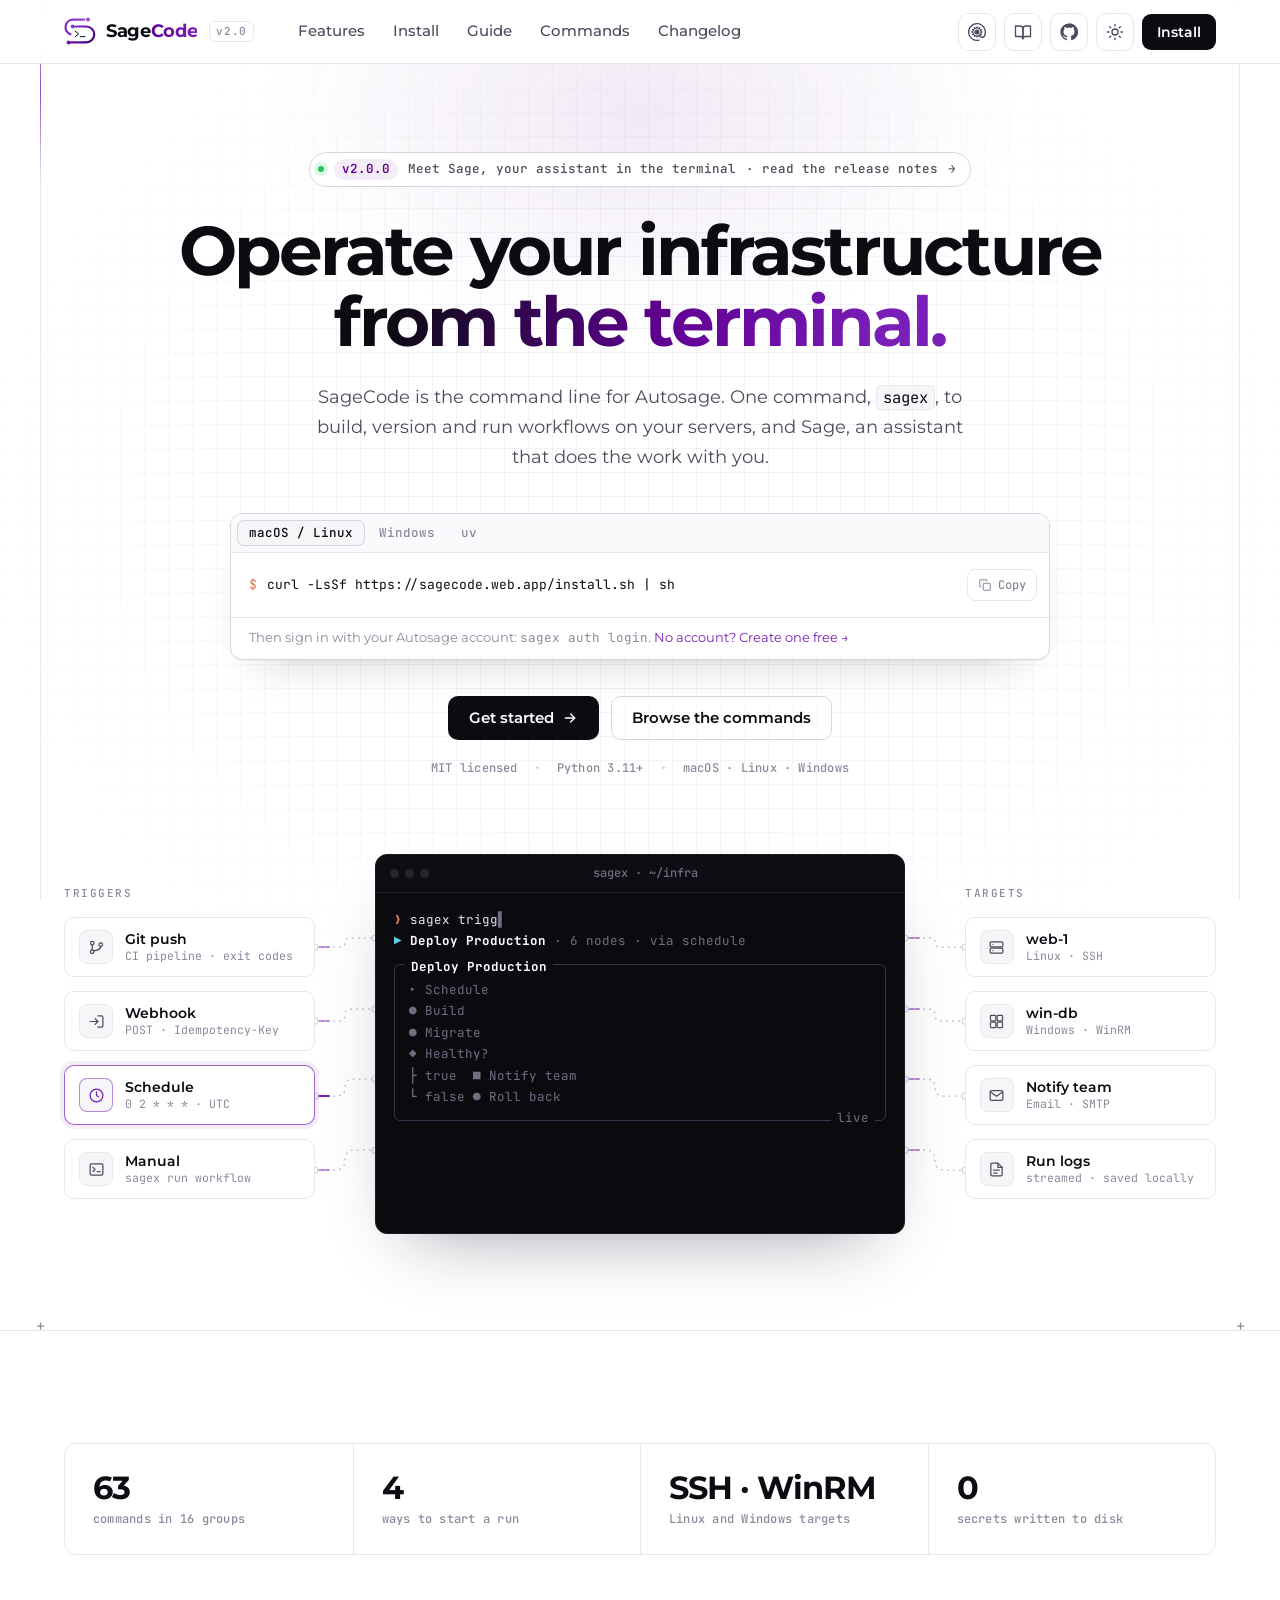
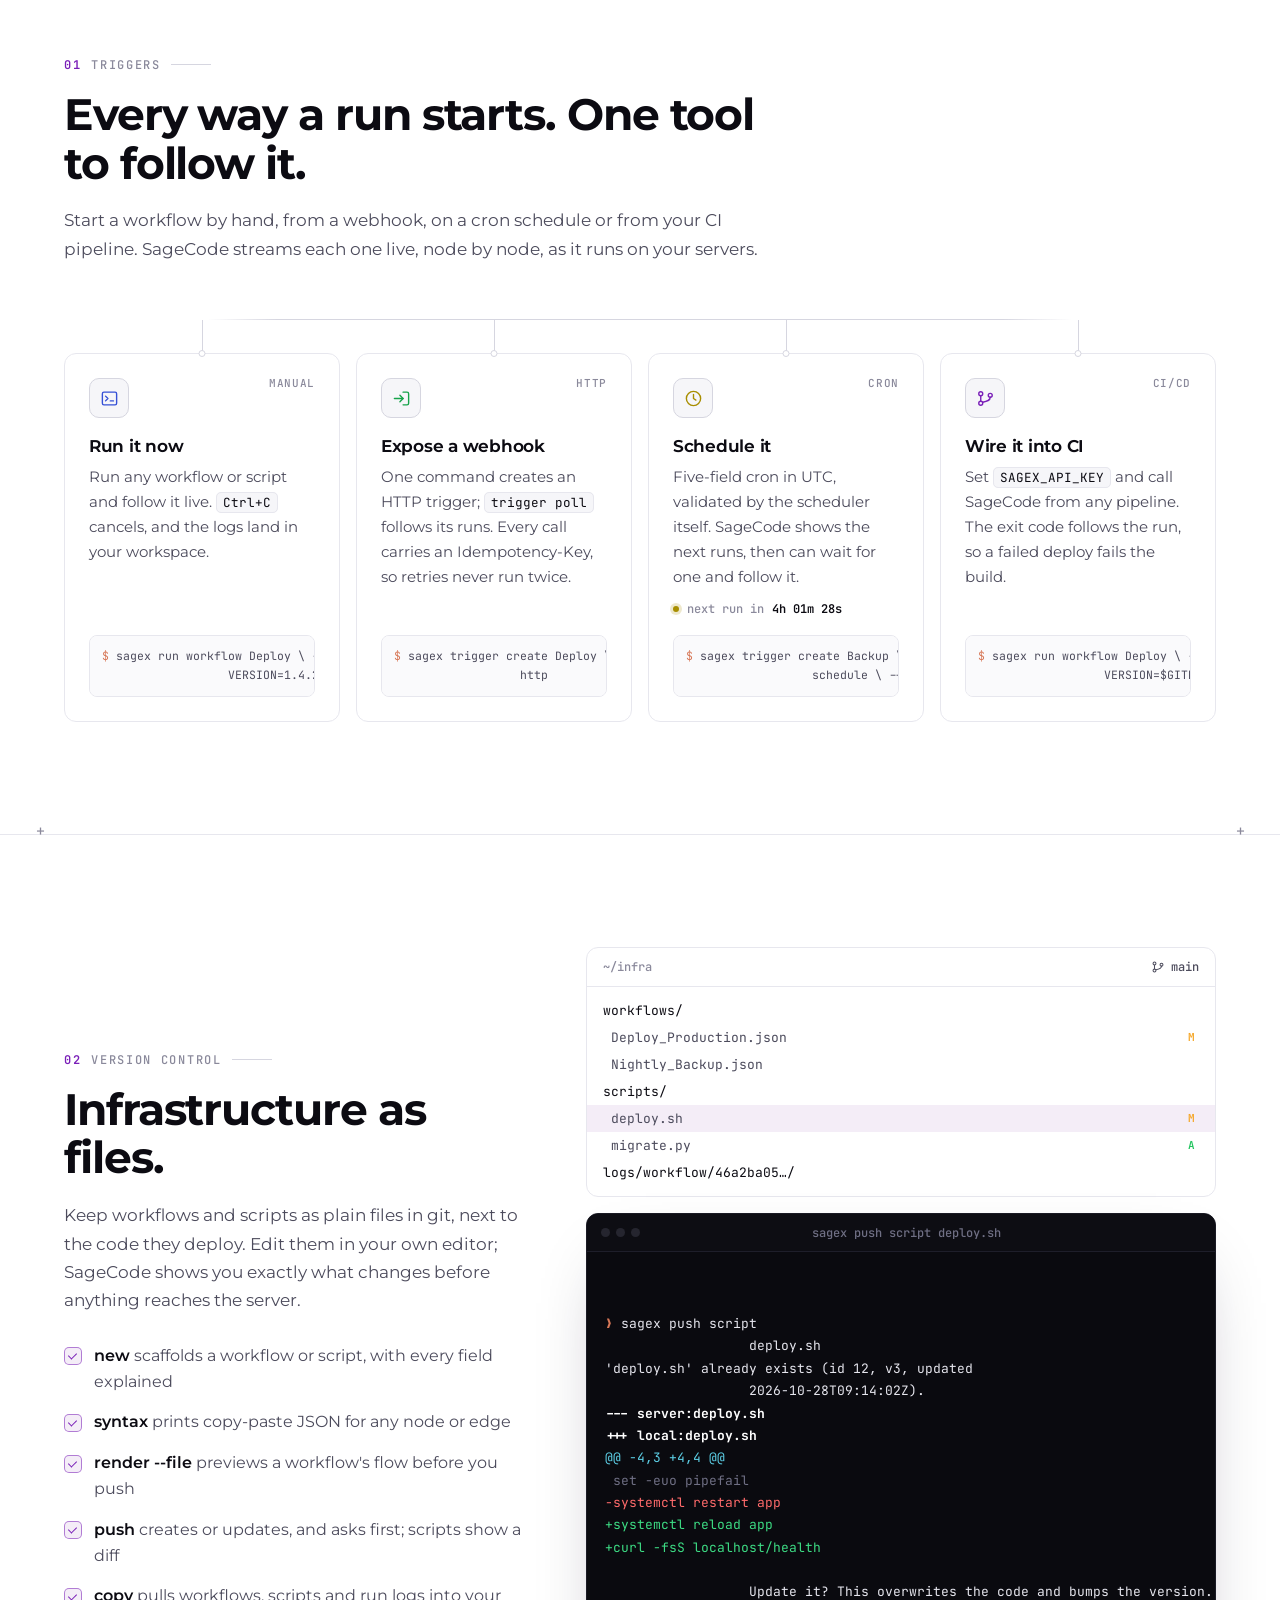
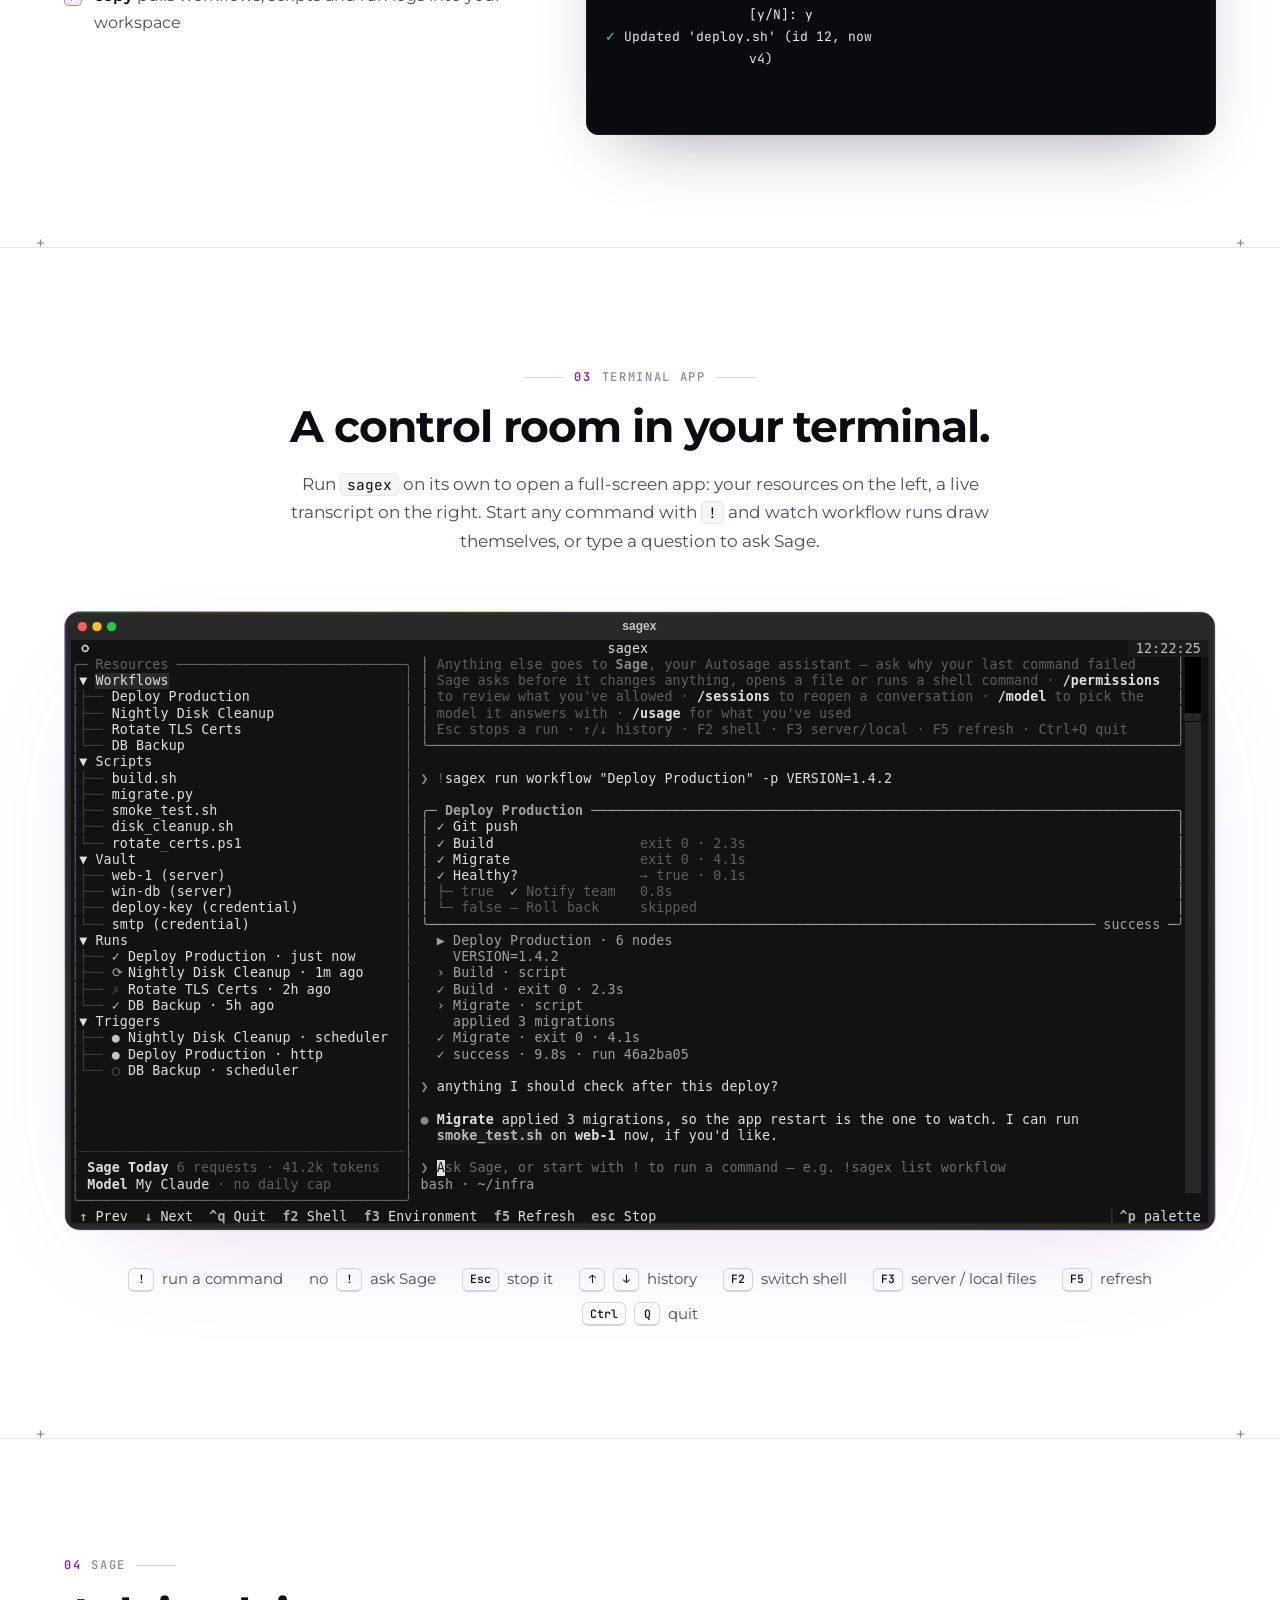
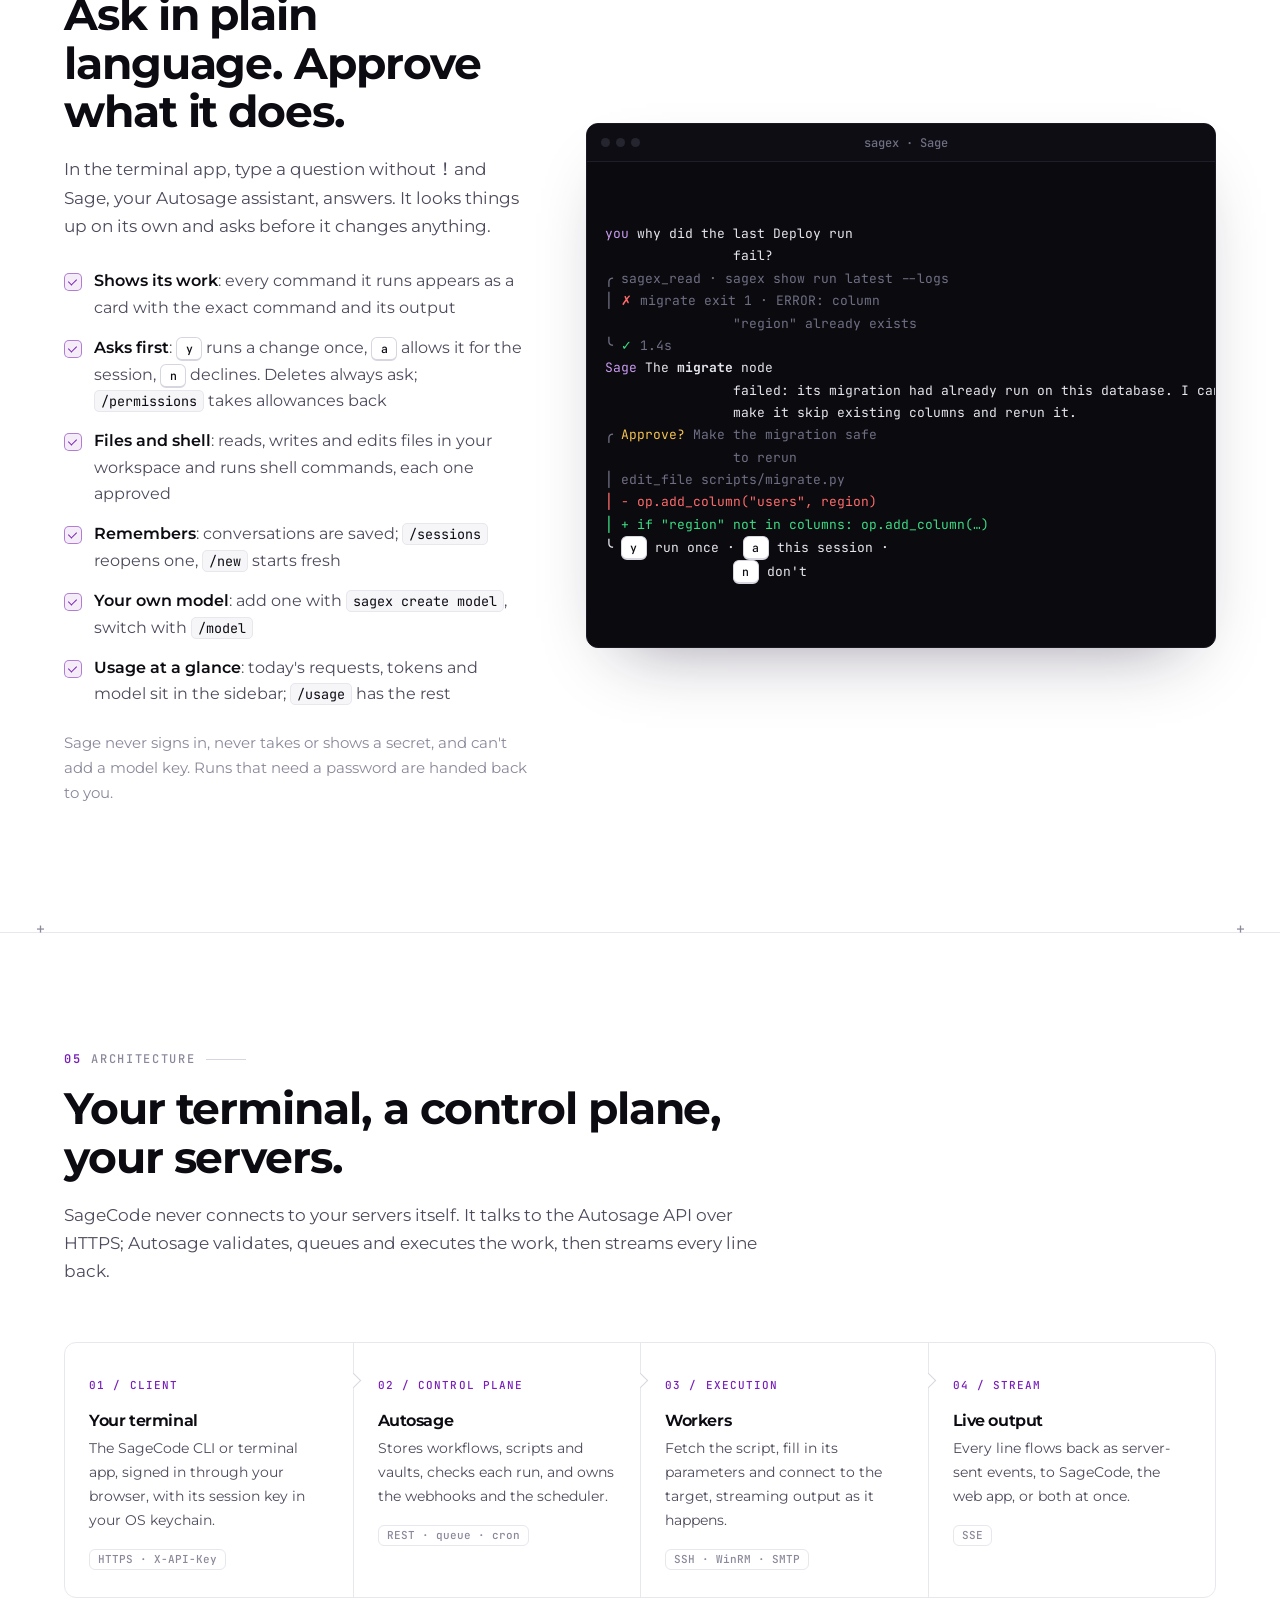
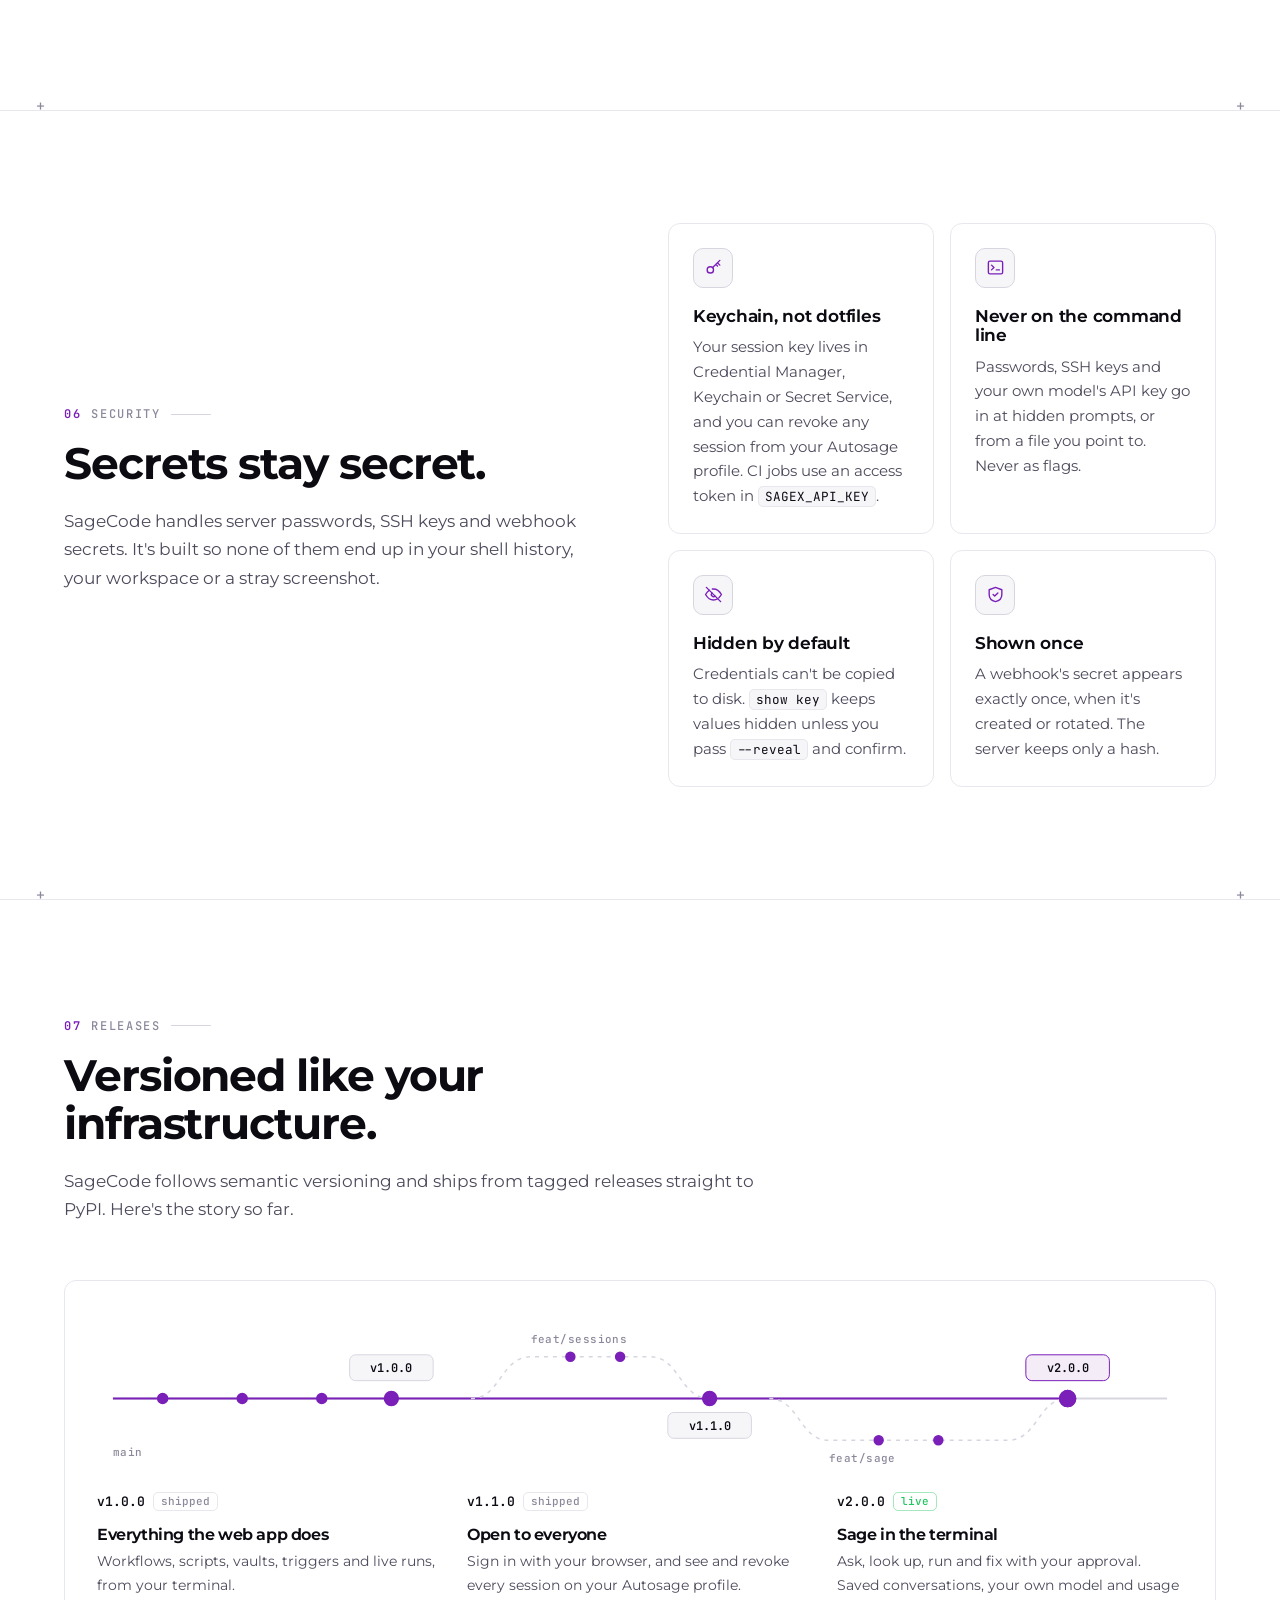
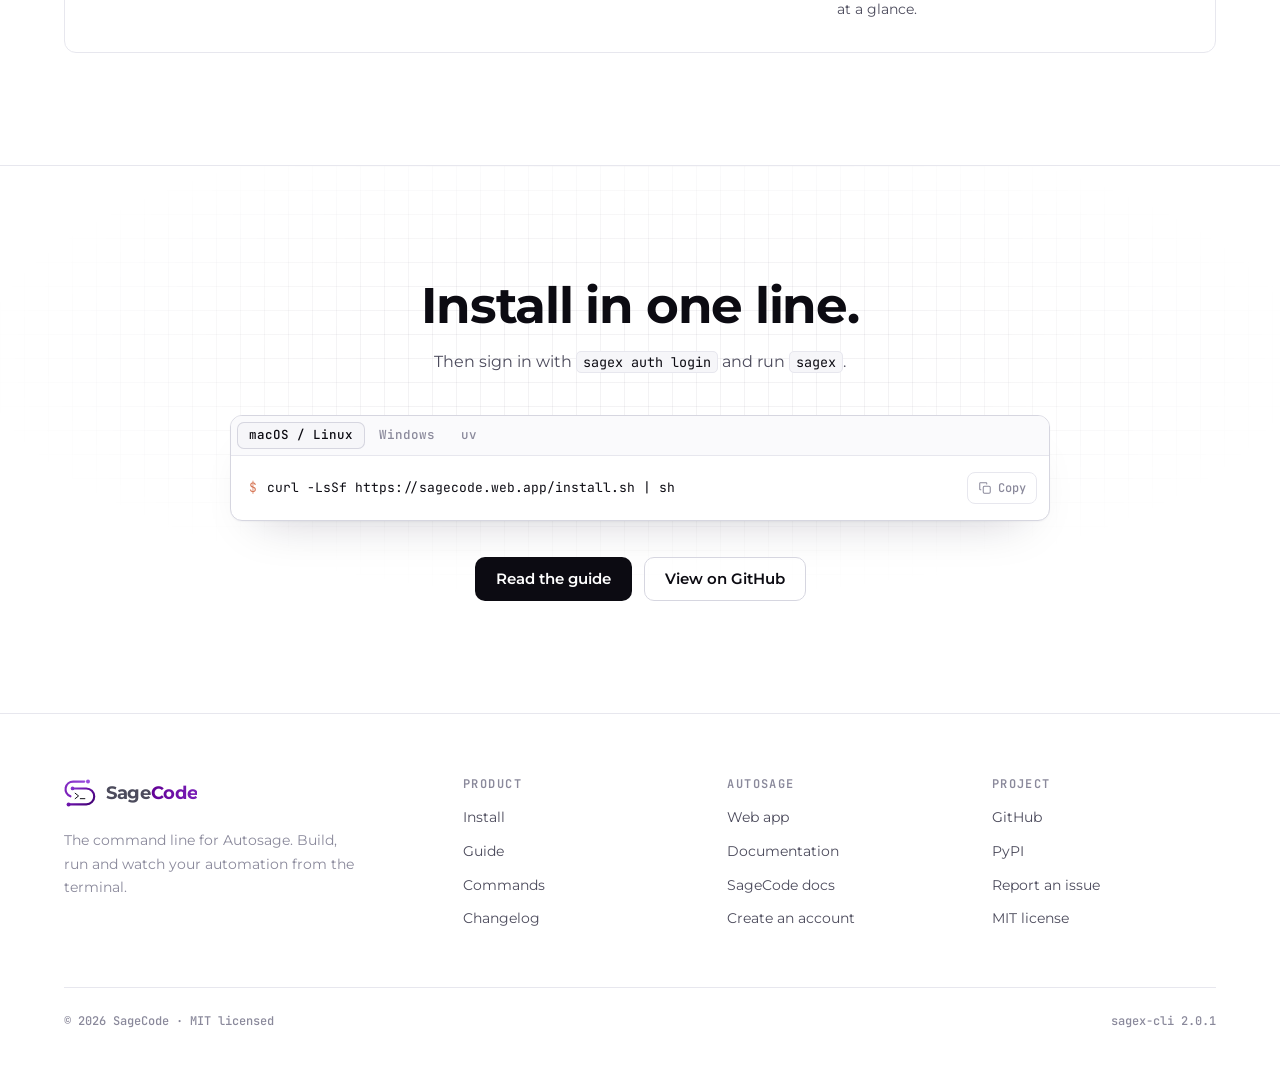
<file: web/index.html>
<!doctype html>
<html lang="en" data-theme="dark">
  <head>
    <meta charset="utf-8" />
    <meta name="viewport" content="width=device-width, initial-scale=1" />
    <title>SageCode: Autosage in your terminal</title>
    <meta
      name="description"
      content="SageCode is the command line for Autosage. Build, version and run workflows on your servers, watch every node live, and ask Sage, the assistant built in, to look things up and make changes with your approval."
    />
    <meta property="og:type" content="website" />
    <meta property="og:title" content="SageCode: Autosage in your terminal" />
    <meta
      property="og:description"
      content="Build, version and run workflows on your servers from the terminal, with Sage, an assistant that asks before it acts."
    />
    <meta property="og:url" content="https://sagecode.web.app/" />
    <meta
      property="og:image"
      content="https://sagecode.web.app/assets/img/og-cover.png"
    />
    <meta name="twitter:card" content="summary_large_image" />
    <link rel="canonical" href="https://sagecode.web.app/" />
    <meta name="theme-color" content="#050507" />
    <link rel="icon" href="assets/img/favicon.svg" type="image/svg+xml" />
    <link rel="apple-touch-icon" href="assets/img/apple-touch-icon.png" />
    <link rel="preconnect" href="https://fonts.googleapis.com" />
    <link rel="preconnect" href="https://fonts.gstatic.com" crossorigin />
    <link
      rel="stylesheet"
      href="https://fonts.googleapis.com/css2?family=JetBrains+Mono:wght@400..700&family=Montserrat:wght@400..800&display=swap"
    />
    <link rel="stylesheet" href="assets/css/site.css" />
    <script>
      (function () {
        try {
          var q = new URLSearchParams(location.search).get("theme"),
            t =
              q === "light" || q === "dark"
                ? q
                : localStorage.getItem("sagex-theme") ||
                  (matchMedia("(prefers-color-scheme: light)").matches
                    ? "light"
                    : "dark");
          document.documentElement.dataset.theme = t;
        } catch (e) {}
      })();
    </script>
  </head>
  <body>
    <a class="skip-link" href="#main">Skip to content</a>
    <div class="rails" aria-hidden="true">
      <span class="beam"></span><span class="beam right"></span>
    </div>

    <!-- chrome:header -->
    <header class="site-header">
      <div class="container">
        <a class="brand" href="index.html" aria-label="SageCode home"
          ><img
            class="brand-mark on-dark"
            src="assets/img/mark-dark.svg"
            alt=""
            width="32"
            height="28"
          /><img
            class="brand-mark on-light"
            src="assets/img/mark-light.svg"
            alt=""
            width="32"
            height="28"
          /><span class="wordmark">Sage<b>Code</b></span
          ><small>v2.0</small></a
        >
        <nav class="nav" aria-label="Main">
          <a href="#features">Features</a>
          <a href="install.html">Install</a>
          <a href="guide.html">Guide</a>
          <a href="commands.html">Commands</a>
          <a href="changelog.html">Changelog</a>
          <a class="nav-ext" href="https://autosagex.web.app"
            >Autosage<svg
              viewBox="0 0 24 24"
              fill="none"
              stroke="currentColor"
              stroke-width="1.75"
              stroke-linecap="round"
              stroke-linejoin="round"
              aria-hidden="true"
            >
              <path d="M7 17 17 7M8 7h9v9" /></svg
          ></a>
          <a class="nav-ext" href="https://autosagexdocs.web.app/sagecode/"
            >SageCode docs<svg
              viewBox="0 0 24 24"
              fill="none"
              stroke="currentColor"
              stroke-width="1.75"
              stroke-linecap="round"
              stroke-linejoin="round"
              aria-hidden="true"
            >
              <path d="M7 17 17 7M8 7h9v9" /></svg
          ></a>
          <a class="btn btn-primary nav-cta" href="install.html"
            >Install SageCode</a
          >
        </nav>
        <div class="header-actions">
          <a
            class="icon-btn ref-btn"
            href="https://autosagex.web.app"
            title="Autosage"
            aria-label="Autosage web app"
            ><svg viewBox="0 0 240 240" fill="currentColor" aria-hidden="true">
              <path
                d="M113 240C40 236-12 167 2 96C14 38 67-2 126 0C205 4 259 83 234 159C228 176 220 189 211 195C194 206 170 203 158 187L156 185L154 186C150 188 151 188 146 183C144 181 142 179 142 178C142 178 142 178 139 179C137 180 135 180 133 181C132 181 130 181 130 181C130 181 130 184 129 187C128 191 128 193 128 194C127 194 114 194 113 194C113 194 112 193 111 187C110 182 110 181 110 181C106 180 103 180 101 179C100 178 98 178 98 178C98 178 97 180 96 181C94 183 92 185 92 186L90 188L87 186C83 184 77 180 77 180C77 180 78 177 79 174L81 168L78 166C77 164 75 162 74 161L72 160L66 161C63 162 60 163 60 163C60 163 56 157 54 154L53 151L53 150C54 149 61 143 62 142C62 142 62 141 61 139C61 137 60 134 60 133C59 130 60 130 53 129C50 128 47 128 47 127C46 127 46 114 47 113C47 113 48 112 53 111C56 111 59 110 59 110C59 110 59 108 60 107C60 106 61 103 61 102C62 100 62 98 62 98C61 97 53 90 53 90C53 89 60 77 60 77C60 77 63 78 66 79L72 81L76 76L81 72L79 66C78 63 77 60 77 60C78 59 89 53 90 53C90 53 92 55 94 58C96 60 98 62 98 62C98 62 100 62 101 61C102 61 105 60 107 60L110 59L111 53L113 47L120 47L128 47L129 53C130 60 130 59 133 60C134 60 137 61 139 61C140 62 142 62 142 62C142 62 144 60 146 58C148 55 150 53 151 53C151 53 163 60 163 60C163 60 163 63 162 66L160 72L164 76L168 81L174 79C177 78 180 77 180 77C181 77 188 89 187 90C187 90 181 96 178 98C178 98 179 100 179 101C180 103 180 106 181 107C181 109 181 110 181 110C181 110 184 111 188 111L194 113L194 116C194 118 194 122 194 124L194 128L188 129C180 130 181 130 181 133C180 135 179 140 178 141C178 142 179 143 183 146C185 148 187 150 187 150C188 151 182 161 180 163C180 163 179 163 174 162C168 159 168 159 168 161C168 183 195 192 207 173C219 155 225 125 220 101C209 46 156 10 102 20C48 30 12 81 20 135C28 193 84 231 141 220C146 218 147 218 150 220C156 223 156 233 150 236C145 239 126 241 113 240ZM125 166C160 162 178 123 159 94C138 63 90 68 77 103C64 135 91 170 125 166ZM116 158L115 158L114 154L113 149L111 149C110 149 109 148 107 147L105 146L101 148C99 150 97 151 97 151C96 151 93 147 91 145L89 143L92 140C95 135 95 136 93 133C92 131 92 130 91 129L91 127L87 126C84 126 82 125 82 125C82 125 82 120 82 117L82 115L86 114C91 113 91 113 92 110C92 109 93 108 93 106L94 105L92 101C91 99 90 97 90 97C90 96 94 92 96 90L97 89L101 92L105 94L106 94C107 93 109 92 110 92L113 91L114 86C114 84 115 82 115 82C115 82 125 82 125 82C125 82 126 84 126 86L127 91L130 92C131 92 133 93 134 94L136 94L140 92L143 89L144 90C145 91 149 94 150 96L151 97L148 101L146 105L147 106C147 107 148 109 148 110C149 113 149 113 154 114L158 115L158 117C159 119 158 125 158 125C158 125 156 126 154 126L149 127L149 129C148 130 148 132 147 133C146 134 146 136 146 136C146 136 147 138 149 140L151 143L150 145C148 147 144 151 143 151C143 151 141 150 139 148L136 146L134 147C132 147 131 148 130 149L127 150L126 154C126 156 126 158 125 158C125 158 118 159 116 158Z"
              /></svg
          ></a>
          <a
            class="icon-btn ref-btn"
            href="https://autosagexdocs.web.app/sagecode/"
            title="SageCode docs"
            aria-label="SageCode docs"
            ><svg
              viewBox="0 0 24 24"
              fill="none"
              stroke="currentColor"
              stroke-width="1.75"
              stroke-linecap="round"
              stroke-linejoin="round"
              aria-hidden="true"
            >
              <path d="M2 4h6a4 4 0 0 1 4 4v13a3 3 0 0 0-3-3H2z" />
              <path d="M22 4h-6a4 4 0 0 0-4 4v13a3 3 0 0 1 3-3h7z" /></svg
          ></a>
          <a
            class="icon-btn"
            href="https://github.com/Lagnajit09/sagex"
            aria-label="SageCode on GitHub"
            ><svg viewBox="0 0 24 24" fill="currentColor" aria-hidden="true">
              <path
                d="M12 .5a11.5 11.5 0 0 0-3.64 22.41c.58.1.79-.25.79-.56v-2c-3.2.7-3.88-1.37-3.88-1.37-.52-1.33-1.28-1.69-1.28-1.69-1.05-.71.08-.7.08-.7 1.16.08 1.77 1.19 1.77 1.19 1.03 1.77 2.7 1.26 3.36.96.1-.75.4-1.26.73-1.55-2.55-.29-5.24-1.28-5.24-5.69 0-1.26.45-2.28 1.19-3.09-.12-.29-.52-1.46.11-3.05 0 0 .97-.31 3.17 1.18a11 11 0 0 1 5.77 0c2.2-1.49 3.17-1.18 3.17-1.18.63 1.59.23 2.76.11 3.05.74.81 1.19 1.83 1.19 3.09 0 4.42-2.69 5.39-5.25 5.68.41.36.78 1.06.78 2.14v3.17c0 .31.21.67.8.56A11.5 11.5 0 0 0 12 .5z"
              /></svg
          ></a>
          <button
            class="icon-btn theme-toggle"
            type="button"
            aria-label="Toggle colour theme"
          >
            <svg
              class="moon"
              viewBox="0 0 24 24"
              fill="none"
              stroke="currentColor"
              stroke-width="1.75"
              stroke-linecap="round"
              stroke-linejoin="round"
              aria-hidden="true"
            >
              <path d="M21 12.8A9 9 0 1 1 11.2 3a7 7 0 0 0 9.8 9.8z" /></svg
            ><svg
              class="sun"
              viewBox="0 0 24 24"
              fill="none"
              stroke="currentColor"
              stroke-width="1.75"
              stroke-linecap="round"
              aria-hidden="true"
            >
              <circle cx="12" cy="12" r="4" />
              <path
                d="M12 2v2M12 20v2M4.9 4.9l1.4 1.4M17.7 17.7l1.4 1.4M2 12h2M20 12h2M4.9 19.1l1.4-1.4M17.7 6.3l1.4-1.4"
              />
            </svg>
          </button>
          <button
            class="icon-btn menu-toggle"
            type="button"
            aria-label="Menu"
            aria-expanded="false"
          >
            <svg
              class="i-open"
              viewBox="0 0 24 24"
              fill="none"
              stroke="currentColor"
              stroke-width="1.75"
              stroke-linecap="round"
              aria-hidden="true"
            >
              <path d="M4 7h16M4 12h16M4 17h16" /></svg
            ><svg
              class="i-close"
              viewBox="0 0 24 24"
              fill="none"
              stroke="currentColor"
              stroke-width="1.75"
              stroke-linecap="round"
              aria-hidden="true"
            >
              <path d="M6 6l12 12M18 6 6 18" />
            </svg>
          </button>
          <a class="btn btn-primary btn-sm" href="install.html">Install</a>
        </div>
      </div>
    </header>
    <!-- /chrome:header -->

    <main id="main">
      <!-- ── Hero ─────────────────────────────────────────────────────────── -->
      <section class="hero">
        <div class="grid-bg" aria-hidden="true"></div>
        <div class="hero-glow" aria-hidden="true"></div>
        <div class="container hero-inner">
          <a class="pill" href="changelog.html"
            ><span class="dot" aria-hidden="true"></span
            ><span class="tag">v2.0.0</span>Meet Sage, your assistant in the
            terminal<span class="pill-more"> · read the release notes</span
            >
            →</a
          >

          <h1>
            Operate your infrastructure
            <span class="grad-text">from the terminal.</span>
          </h1>
          <p class="lead">
            SageCode is the command line for Autosage. One command,
            <code>sagex</code>, to build, version and run workflows on your
            servers, and Sage, an assistant that does the work with you.
          </p>

          <div class="install" data-tabs>
            <div
              class="install-tabs"
              role="tablist"
              aria-label="Install method"
            >
              <button
                type="button"
                role="tab"
                data-tab="unix"
                aria-selected="true"
              >
                macOS / Linux
              </button>
              <button
                type="button"
                role="tab"
                data-tab="windows"
                aria-selected="false"
              >
                Windows
              </button>
              <button
                type="button"
                role="tab"
                data-tab="pip"
                aria-selected="false"
              >
                uv
              </button>
            </div>
            <div class="install-panel" role="tabpanel" data-panel="unix">
              <code
                ><span class="p">$</span>curl -LsSf
                https://sagecode.web.app/install.sh | sh</code
              >
              <button class="copy-btn" type="button">
                <svg
                  viewBox="0 0 24 24"
                  fill="none"
                  stroke="currentColor"
                  stroke-width="1.75"
                  stroke-linecap="round"
                  stroke-linejoin="round"
                  aria-hidden="true"
                >
                  <rect x="9" y="9" width="12" height="12" rx="2" />
                  <path
                    d="M5 15H4a1 1 0 0 1-1-1V4a1 1 0 0 1 1-1h10a1 1 0 0 1 1 1v1"
                  /></svg
                ><span class="lbl">Copy</span>
              </button>
            </div>
            <div
              class="install-panel"
              role="tabpanel"
              data-panel="windows"
              hidden
            >
              <code
                ><span class="p">PS&gt;</span>irm
                https://sagecode.web.app/install.ps1 | iex</code
              >
              <button class="copy-btn" type="button">
                <svg
                  viewBox="0 0 24 24"
                  fill="none"
                  stroke="currentColor"
                  stroke-width="1.75"
                  stroke-linecap="round"
                  stroke-linejoin="round"
                  aria-hidden="true"
                >
                  <rect x="9" y="9" width="12" height="12" rx="2" />
                  <path
                    d="M5 15H4a1 1 0 0 1-1-1V4a1 1 0 0 1 1-1h10a1 1 0 0 1 1 1v1"
                  /></svg
                ><span class="lbl">Copy</span>
              </button>
            </div>
            <div class="install-panel" role="tabpanel" data-panel="pip" hidden>
              <code><span class="p">$</span>uv tool install sagex-cli</code>
              <button class="copy-btn" type="button">
                <svg
                  viewBox="0 0 24 24"
                  fill="none"
                  stroke="currentColor"
                  stroke-width="1.75"
                  stroke-linecap="round"
                  stroke-linejoin="round"
                  aria-hidden="true"
                >
                  <rect x="9" y="9" width="12" height="12" rx="2" />
                  <path
                    d="M5 15H4a1 1 0 0 1-1-1V4a1 1 0 0 1 1-1h10a1 1 0 0 1 1 1v1"
                  /></svg
                ><span class="lbl">Copy</span>
              </button>
            </div>
            <div class="install-note">
              Then sign in with your Autosage account:
              <code>sagex auth login</code>.
              <a href="https://autosagex.web.app/signup"
                >No account? Create one free →</a
              >
            </div>
          </div>

          <div class="hero-ctas">
            <a class="btn btn-primary" href="install.html"
              >Get started
              <svg
                viewBox="0 0 24 24"
                fill="none"
                stroke="currentColor"
                stroke-width="2"
                stroke-linecap="round"
                stroke-linejoin="round"
                aria-hidden="true"
              >
                <path d="M5 12h14" />
                <path d="m13 6 6 6-6 6" /></svg
            ></a>
            <a class="btn btn-ghost" href="commands.html"
              >Browse the commands</a
            >
          </div>
          <div class="hero-meta">
            <span>MIT licensed</span><span>Python 3.11+</span
            ><span>macOS · Linux · Windows</span>
          </div>

          <!-- System map: triggers → sagex → targets. Wires are drawn by site.js. -->
          <div class="map reveal" data-map>
            <div class="map-col">
              <div class="map-col-label">Triggers</div>
              <div class="map-node" data-wire="in" data-key="git">
                <span class="ico"
                  ><svg
                    viewBox="0 0 24 24"
                    fill="none"
                    stroke="currentColor"
                    stroke-width="1.75"
                    stroke-linecap="round"
                    stroke-linejoin="round"
                    aria-hidden="true"
                  >
                    <circle cx="6" cy="6" r="2.5" />
                    <circle cx="6" cy="18" r="2.5" />
                    <circle cx="18" cy="8" r="2.5" />
                    <path d="M6 8.5v7" />
                    <path d="M18 10.5c0 4-4 5-9.5 6.2" /></svg
                ></span>
                <div>
                  <strong>Git push</strong><span>CI pipeline · exit codes</span>
                </div>
              </div>
              <div class="map-node" data-wire="in" data-key="hook">
                <span class="ico"
                  ><svg
                    viewBox="0 0 24 24"
                    fill="none"
                    stroke="currentColor"
                    stroke-width="1.75"
                    stroke-linecap="round"
                    stroke-linejoin="round"
                    aria-hidden="true"
                  >
                    <path d="M3 12h11" />
                    <path d="m10 8 4 4-4 4" />
                    <path d="M14 4h5a2 2 0 0 1 2 2v12a2 2 0 0 1-2 2h-5" /></svg
                ></span>
                <div>
                  <strong>Webhook</strong><span>POST · Idempotency-Key</span>
                </div>
              </div>
              <div class="map-node" data-wire="in" data-key="cron">
                <span class="ico"
                  ><svg
                    viewBox="0 0 24 24"
                    fill="none"
                    stroke="currentColor"
                    stroke-width="1.75"
                    stroke-linecap="round"
                    stroke-linejoin="round"
                    aria-hidden="true"
                  >
                    <circle cx="12" cy="12" r="9" />
                    <path d="M12 7v5l3 2" /></svg
                ></span>
                <div><strong>Schedule</strong><span>0 2 * * * · UTC</span></div>
              </div>
              <div class="map-node" data-wire="in" data-key="manual">
                <span class="ico"
                  ><svg
                    viewBox="0 0 24 24"
                    fill="none"
                    stroke="currentColor"
                    stroke-width="1.75"
                    stroke-linecap="round"
                    stroke-linejoin="round"
                    aria-hidden="true"
                  >
                    <rect x="3" y="4" width="18" height="16" rx="2" />
                    <path d="m7 9 3 3-3 3" />
                    <path d="M13 15h4" /></svg
                ></span>
                <div>
                  <strong>Manual</strong><span>sagex run workflow</span>
                </div>
              </div>
            </div>

            <div class="map-hub">
              <div class="term hub-term">
                <div class="term-bar">
                  <span class="term-dots" aria-hidden="true"
                    ><i></i><i></i><i></i></span
                  ><span class="term-title">sagex · ~/infra</span>
                </div>
                <p class="sr-only">
                  Example: a workflow run, started by a webhook, a schedule, a
                  CI job or by hand, streaming node by node in SageCode.
                </p>
                <div class="term-body" data-hub-term aria-hidden="true"></div>
              </div>
            </div>

            <div class="map-col">
              <div class="map-col-label">Targets</div>
              <div class="map-node" data-wire="out" data-key="linux">
                <span class="ico"
                  ><svg
                    viewBox="0 0 24 24"
                    fill="none"
                    stroke="currentColor"
                    stroke-width="1.75"
                    stroke-linecap="round"
                    stroke-linejoin="round"
                    aria-hidden="true"
                  >
                    <rect x="3" y="4" width="18" height="7" rx="1.5" />
                    <rect x="3" y="13" width="18" height="7" rx="1.5" />
                    <path d="M7 7.5h.01M7 16.5h.01" /></svg
                ></span>
                <div><strong>web-1</strong><span>Linux · SSH</span></div>
              </div>
              <div class="map-node" data-wire="out" data-key="win">
                <span class="ico"
                  ><svg
                    viewBox="0 0 24 24"
                    fill="none"
                    stroke="currentColor"
                    stroke-width="1.75"
                    stroke-linejoin="round"
                    aria-hidden="true"
                  >
                    <rect x="3.5" y="3.5" width="7.5" height="7.5" rx="1" />
                    <rect x="13" y="3.5" width="7.5" height="7.5" rx="1" />
                    <rect x="3.5" y="13" width="7.5" height="7.5" rx="1" />
                    <rect x="13" y="13" width="7.5" height="7.5" rx="1" /></svg
                ></span>
                <div><strong>win-db</strong><span>Windows · WinRM</span></div>
              </div>
              <div class="map-node" data-wire="out" data-key="mail">
                <span class="ico"
                  ><svg
                    viewBox="0 0 24 24"
                    fill="none"
                    stroke="currentColor"
                    stroke-width="1.75"
                    stroke-linecap="round"
                    stroke-linejoin="round"
                    aria-hidden="true"
                  >
                    <rect x="3" y="5" width="18" height="14" rx="2" />
                    <path d="m3.5 7 8.5 6 8.5-6" /></svg
                ></span>
                <div><strong>Notify team</strong><span>Email · SMTP</span></div>
              </div>
              <div class="map-node" data-wire="out" data-key="logs">
                <span class="ico"
                  ><svg
                    viewBox="0 0 24 24"
                    fill="none"
                    stroke="currentColor"
                    stroke-width="1.75"
                    stroke-linecap="round"
                    stroke-linejoin="round"
                    aria-hidden="true"
                  >
                    <path
                      d="M14 3H6a2 2 0 0 0-2 2v14a2 2 0 0 0 2 2h12a2 2 0 0 0 2-2V9z"
                    />
                    <path d="M14 3v6h6" />
                    <path d="M8 13h8M8 17h5" /></svg
                ></span>
                <div>
                  <strong>Run logs</strong><span>streamed · saved locally</span>
                </div>
              </div>
            </div>

            <svg class="map-wires" aria-hidden="true"></svg>
          </div>
        </div>
      </section>

      <!-- ── 01 Triggers ──────────────────────────────────────────────────── -->
      <section class="section" id="features">
        <div class="container">
          <div class="stats reveal" style="margin-bottom: 96px">
            <div class="stat"><b>63</b><span>commands in 16 groups</span></div>
            <div class="stat"><b>4</b><span>ways to start a run</span></div>
            <div class="stat">
              <b>SSH · WinRM</b><span>Linux and Windows targets</span>
            </div>
            <div class="stat"><b>0</b><span>secrets written to disk</span></div>
          </div>

          <div class="section-head reveal">
            <div class="eyebrow"><b>01</b> Triggers</div>
            <h2>Every way a run starts. One tool to follow it.</h2>
            <p>
              Start a workflow by hand, from a webhook, on a cron schedule or
              from your CI pipeline. SageCode streams each one live, node by
              node, as it runs on your servers.
            </p>
          </div>

          <div class="cards cards-4 bus reveal">
            <article class="card">
              <span class="kicker">MANUAL</span>
              <span class="card-ico act"
                ><svg
                  viewBox="0 0 24 24"
                  fill="none"
                  stroke="currentColor"
                  stroke-width="1.75"
                  stroke-linecap="round"
                  stroke-linejoin="round"
                  aria-hidden="true"
                >
                  <rect x="3" y="4" width="18" height="16" rx="2" />
                  <path d="m7 9 3 3-3 3" />
                  <path d="M13 15h4" /></svg
              ></span>
              <h3>Run it now</h3>
              <p>
                Run any workflow or script and follow it live.
                <code>Ctrl+C</code> cancels, and the logs land in your
                workspace.
              </p>
              <div class="snippet">
                <code
                  ><span class="p">$ </span>sagex run workflow Deploy \ -p
                  VERSION=1.4.2</code
                >
              </div>
            </article>
            <article class="card">
              <span class="kicker">HTTP</span>
              <span class="card-ico trig"
                ><svg
                  viewBox="0 0 24 24"
                  fill="none"
                  stroke="currentColor"
                  stroke-width="1.75"
                  stroke-linecap="round"
                  stroke-linejoin="round"
                  aria-hidden="true"
                >
                  <path d="M3 12h11" />
                  <path d="m10 8 4 4-4 4" />
                  <path d="M14 4h5a2 2 0 0 1 2 2v12a2 2 0 0 1-2 2h-5" /></svg
              ></span>
              <h3>Expose a webhook</h3>
              <p>
                One command creates an HTTP trigger;
                <code>trigger poll</code> follows its runs. Every call carries
                an Idempotency-Key, so retries never run twice.
              </p>
              <div class="snippet">
                <code
                  ><span class="p">$ </span>sagex trigger create Deploy \ -t
                  http</code
                >
              </div>
            </article>
            <article class="card">
              <span class="kicker">CRON</span>
              <span class="card-ico dec"
                ><svg
                  viewBox="0 0 24 24"
                  fill="none"
                  stroke="currentColor"
                  stroke-width="1.75"
                  stroke-linecap="round"
                  stroke-linejoin="round"
                  aria-hidden="true"
                >
                  <circle cx="12" cy="12" r="9" />
                  <path d="M12 7v5l3 2" /></svg
              ></span>
              <h3>Schedule it</h3>
              <p>
                Five-field cron in UTC, validated by the scheduler itself.
                SageCode shows the next runs, then can wait for one and follow
                it.
              </p>
              <span class="ticker" data-cron-ticker>next run in <b>…</b></span>
              <div class="snippet">
                <code
                  ><span class="p">$ </span>sagex trigger create Backup \ -t
                  schedule \ --cron "0 2 * * *"</code
                >
              </div>
            </article>
            <article class="card">
              <span class="kicker">CI/CD</span>
              <span class="card-ico brand"
                ><svg
                  viewBox="0 0 24 24"
                  fill="none"
                  stroke="currentColor"
                  stroke-width="1.75"
                  stroke-linecap="round"
                  stroke-linejoin="round"
                  aria-hidden="true"
                >
                  <circle cx="6" cy="6" r="2.5" />
                  <circle cx="6" cy="18" r="2.5" />
                  <circle cx="18" cy="8" r="2.5" />
                  <path d="M6 8.5v7" />
                  <path d="M18 10.5c0 4-4 5-9.5 6.2" /></svg
              ></span>
              <h3>Wire it into CI</h3>
              <p>
                Set <code>SAGEX_API_KEY</code> and call SageCode from any
                pipeline. The exit code follows the run, so a failed deploy
                fails the build.
              </p>
              <div class="snippet">
                <code
                  ><span class="p">$ </span>sagex run workflow Deploy \ -p
                  VERSION=$GITHUB_SHA</code
                >
              </div>
            </article>
          </div>
        </div>
      </section>

      <!-- ── 02 Version control ───────────────────────────────────────────── -->
      <section class="section">
        <div class="container split wide-right">
          <div class="reveal">
            <div class="eyebrow"><b>02</b> Version control</div>
            <h2 style="font-size: clamp(1.9rem, 3.4vw, 2.75rem)">
              Infrastructure as files.
            </h2>
            <p
              style="
                margin-top: 18px;
                font-size: 1.075rem;
                color: var(--text-2);
              "
            >
              Keep workflows and scripts as plain files in git, next to the code
              they deploy. Edit them in your own editor; SageCode shows you
              exactly what changes before anything reaches the server.
            </p>
            <ul class="checklist">
              <li>
                <b>new</b> scaffolds a workflow or script, with every field
                explained
              </li>
              <li><b>syntax</b> prints copy-paste JSON for any node or edge</li>
              <li>
                <b>render --file</b> previews a workflow's flow before you push
              </li>
              <li>
                <b>push</b> creates or updates, and asks first; scripts show a
                diff
              </li>
              <li>
                <b>copy</b> pulls workflows, scripts and run logs into your
                workspace
              </li>
            </ul>
          </div>

          <div class="stack reveal">
            <div class="tree">
              <div class="tree-head">
                <span>~/infra</span>
                <span class="branch"
                  ><svg
                    viewBox="0 0 24 24"
                    fill="none"
                    stroke="currentColor"
                    stroke-width="1.75"
                    stroke-linecap="round"
                    stroke-linejoin="round"
                    aria-hidden="true"
                  >
                    <circle cx="6" cy="6" r="2.5" />
                    <circle cx="6" cy="18" r="2.5" />
                    <circle cx="18" cy="8" r="2.5" />
                    <path d="M6 8.5v7" />
                    <path d="M18 10.5c0 4-4 5-9.5 6.2" /></svg
                  >main</span
                >
              </div>
              <ul>
                <li class="dir"><span class="nm">workflows/</span></li>
                <li>
                  <span class="nm"> Deploy_Production.json</span
                  ><span class="st m" title="modified">M</span>
                </li>
                <li>
                  <span class="nm"> Nightly_Backup.json</span
                  ><span class="st"></span>
                </li>
                <li class="dir"><span class="nm">scripts/</span></li>
                <li class="hl">
                  <span class="nm"> deploy.sh</span
                  ><span class="st m" title="modified">M</span>
                </li>
                <li>
                  <span class="nm"> migrate.py</span
                  ><span class="st a" title="added">A</span>
                </li>
                <li class="dir">
                  <span class="nm">logs/workflow/46a2ba05…/</span>
                </li>
              </ul>
            </div>

            <div class="term">
              <div class="term-bar">
                <span class="term-dots" aria-hidden="true"
                  ><i></i><i></i><i></i></span
                ><span class="term-title">sagex push script deploy.sh</span>
              </div>
              <div class="term-body">
                <span class="l"
                  ><span class="t-cli">❯</span> sagex push script
                  deploy.sh</span
                ><span class="l"
                  >'deploy.sh' already exists (id 12, v3, updated
                  2026-10-28T09:14:02Z).</span
                ><span class="l t-bold">--- server:deploy.sh</span
                ><span class="l t-bold">+++ local:deploy.sh</span
                ><span class="l t-hunk">@@ -4,3 +4,4 @@</span
                ><span class="l t-dim"> set -euo pipefail</span
                ><span class="l t-del">-systemctl restart app</span
                ><span class="l t-add">+systemctl reload app</span
                ><span class="l t-add">+curl -fsS localhost/health</span
                ><span class="l">
                  Update it? This overwrites the code and bumps the version.
                  [y/N]: y</span
                ><span class="l"
                  ><span class="t-ok">✓</span> Updated 'deploy.sh' (id 12, now
                  v4)</span
                >
              </div>
            </div>
          </div>
        </div>
      </section>

      <!-- ── 03 Terminal app ──────────────────────────────────────────────── -->
      <section class="section showcase">
        <div class="container">
          <div class="section-head center reveal">
            <div class="eyebrow"><b>03</b> Terminal app</div>
            <h2>A control room in your terminal.</h2>
            <p>
              Run <code>sagex</code> on its own to open a full-screen app: your
              resources on the left, a live transcript on the right. Start any
              command with <code>!</code> and watch workflow runs draw
              themselves, or type a question to ask Sage.
            </p>
          </div>
          <a
            class="showcase-frame reveal"
            href="assets/img/tui.svg"
            target="_blank"
            rel="noopener"
            aria-label="Open the terminal app screenshot full size"
          >
            <img
              src="assets/img/tui.svg"
              width="1726"
              height="928"
              loading="lazy"
              alt="The SageCode terminal app. Workflows, scripts, vault items, recent runs and triggers are listed on the left, with today's Sage usage and model at the bottom. On the right, a finished run of Deploy Production shows each node with its exit code and duration."
            />
          </a>
          <a
            class="zoom-hint"
            href="assets/img/tui.svg"
            target="_blank"
            rel="noopener"
            >Tap to view full size ↗</a
          >
          <div class="keys reveal">
            <span><kbd>!</kbd> run a command</span>
            <span>no <kbd>!</kbd> ask Sage</span>
            <span><kbd>Esc</kbd> stop it</span>
            <span><kbd>↑</kbd><kbd>↓</kbd> history</span>
            <span><kbd>F2</kbd> switch shell</span>
            <span><kbd>F3</kbd> server / local files</span>
            <span><kbd>F5</kbd> refresh</span>
            <span><kbd>Ctrl</kbd><kbd>Q</kbd> quit</span>
          </div>
        </div>
      </section>

      <!-- ── 04 Sage ──────────────────────────────────────────────────────── -->
      <section class="section" id="sage">
        <div class="container split wide-right">
          <div class="reveal">
            <div class="eyebrow"><b>04</b> Sage</div>
            <h2 style="font-size: clamp(1.9rem, 3.4vw, 2.75rem)">
              Ask in plain language. Approve what it does.
            </h2>
            <p
              style="
                margin-top: 18px;
                font-size: 1.075rem;
                color: var(--text-2);
              "
            >
              In the terminal app, type a question without <code>!</code> and
              Sage, your Autosage assistant, answers. It looks things up on its
              own and asks before it changes anything.
            </p>
            <ul class="checklist">
              <li>
                <b>Shows its work</b>: every command it runs appears as a card
                with the exact command and its output
              </li>
              <li>
                <b>Asks first</b>: <kbd>y</kbd> runs a change once,
                <kbd>a</kbd> allows it for the session, <kbd>n</kbd> declines.
                Deletes always ask; <code>/permissions</code> takes allowances
                back
              </li>
              <li>
                <b>Files and shell</b>: reads, writes and edits files in your
                workspace and runs shell commands, each one approved
              </li>
              <li>
                <b>Remembers</b>: conversations are saved;
                <code>/sessions</code> reopens one, <code>/new</code> starts
                fresh
              </li>
              <li>
                <b>Your own model</b>: add one with
                <code>sagex create model</code>, switch with
                <code>/model</code>
              </li>
              <li>
                <b>Usage at a glance</b>: today's requests, tokens and model sit
                in the sidebar; <code>/usage</code> has the rest
              </li>
            </ul>
            <p style="margin-top: 22px; color: var(--text-3); font-size: 0.95rem">
              Sage never signs in, never takes or shows a secret, and can't add
              a model key. Runs that need a password are handed back to you.
            </p>
          </div>

          <div class="term reveal">
            <div class="term-bar">
              <span class="term-dots" aria-hidden="true"
                ><i></i><i></i><i></i></span
              ><span class="term-title">sagex · Sage</span>
            </div>
            <div class="term-body">
              <span class="l"
                ><span class="t-brand">you</span> why did the last Deploy run
                fail?</span
              ><span class="l t-dim"
                >╭ sagex_read · sagex show run latest --logs</span
              ><span class="l t-dim"
                >│ <span class="t-err">✗</span> migrate exit 1 · ERROR: column
                "region" already exists</span
              ><span class="l t-dim">╰ <span class="t-ok">✓</span> 1.4s</span
              ><span class="l"
                ><span class="t-brand">Sage</span> The <b>migrate</b> node
                failed: its migration had already run on this database. I can
                make it skip existing columns and rerun it.</span
              ><span class="l t-dim"
                >╭ <span class="t-warn">Approve?</span> Make the migration safe
                to rerun</span
              ><span class="l t-dim">│ edit_file scripts/migrate.py</span
              ><span class="l t-del">│ - op.add_column("users", region)</span
              ><span class="l t-add"
                >│ + if "region" not in columns: op.add_column(…)</span
              ><span class="l"
                >╰ <kbd>y</kbd> run once · <kbd>a</kbd> this session ·
                <kbd>n</kbd> don't</span
              >
            </div>
          </div>
        </div>
      </section>

      <!-- ── 05 Architecture ──────────────────────────────────────────────── -->
      <section class="section">
        <div class="container">
          <div class="section-head reveal">
            <div class="eyebrow"><b>05</b> Architecture</div>
            <h2>Your terminal, a control plane, your servers.</h2>
            <p>
              SageCode never connects to your servers itself. It talks to the
              Autosage API over HTTPS; Autosage validates, queues and executes
              the work, then streams every line back.
            </p>
          </div>
          <div class="arch reveal">
            <div class="arch-step">
              <span class="n">01 / CLIENT</span>
              <h3>Your terminal</h3>
              <p>
                The SageCode CLI or terminal app, signed in through your
                browser, with its session key in your OS keychain.
              </p>
              <span class="proto">HTTPS · X-API-Key</span>
            </div>
            <div class="arch-step">
              <span class="n">02 / CONTROL PLANE</span>
              <h3>Autosage</h3>
              <p>
                Stores workflows, scripts and vaults, checks each run, and owns
                the webhooks and the scheduler.
              </p>
              <span class="proto">REST · queue · cron</span>
            </div>
            <div class="arch-step">
              <span class="n">03 / EXECUTION</span>
              <h3>Workers</h3>
              <p>
                Fetch the script, fill in its parameters and connect to the
                target, streaming output as it happens.
              </p>
              <span class="proto">SSH · WinRM · SMTP</span>
            </div>
            <div class="arch-step">
              <span class="n">04 / STREAM</span>
              <h3>Live output</h3>
              <p>
                Every line flows back as server-sent events, to SageCode, the
                web app, or both at once.
              </p>
              <span class="proto">SSE</span>
            </div>
          </div>
        </div>
      </section>

      <!-- ── 06 Security ──────────────────────────────────────────────────── -->
      <section class="section">
        <div class="container split">
          <div class="reveal">
            <div class="eyebrow"><b>06</b> Security</div>
            <h2 style="font-size: clamp(1.9rem, 3.4vw, 2.75rem)">
              Secrets stay secret.
            </h2>
            <p
              style="
                margin-top: 18px;
                font-size: 1.075rem;
                color: var(--text-2);
              "
            >
              SageCode handles server passwords, SSH keys and webhook secrets.
              It's built so none of them end up in your shell history, your
              workspace or a stray screenshot.
            </p>
          </div>
          <div class="cards cards-2 reveal">
            <article class="card">
              <span class="card-ico brand"
                ><svg
                  viewBox="0 0 24 24"
                  fill="none"
                  stroke="currentColor"
                  stroke-width="1.75"
                  stroke-linecap="round"
                  stroke-linejoin="round"
                  aria-hidden="true"
                >
                  <circle cx="8" cy="15" r="4" />
                  <path d="m11 12 9-9M17 6l3 3M15 8l2 2" /></svg
              ></span>
              <h3>Keychain, not dotfiles</h3>
              <p>
                Your session key lives in Credential Manager, Keychain or Secret
                Service, and you can revoke any session from your Autosage
                profile. CI jobs use an access token in
                <code>SAGEX_API_KEY</code>.
              </p>
            </article>
            <article class="card">
              <span class="card-ico brand"
                ><svg
                  viewBox="0 0 24 24"
                  fill="none"
                  stroke="currentColor"
                  stroke-width="1.75"
                  stroke-linecap="round"
                  stroke-linejoin="round"
                  aria-hidden="true"
                >
                  <rect x="3" y="4" width="18" height="16" rx="2" />
                  <path d="m7 9 3 3-3 3" />
                  <path d="M13 15h4" /></svg
              ></span>
              <h3>Never on the command line</h3>
              <p>
                Passwords, SSH keys and your own model's API key go in at hidden
                prompts, or from a file you point to. Never as flags.
              </p>
            </article>
            <article class="card">
              <span class="card-ico brand"
                ><svg
                  viewBox="0 0 24 24"
                  fill="none"
                  stroke="currentColor"
                  stroke-width="1.75"
                  stroke-linecap="round"
                  stroke-linejoin="round"
                  aria-hidden="true"
                >
                  <path d="M3 3l18 18" />
                  <path
                    d="M10.6 5.1A10 10 0 0 1 12 5c6 0 10 7 10 7a17 17 0 0 1-3.2 4"
                  />
                  <path
                    d="M6.6 6.6C3.9 8.4 2 12 2 12s4 7 10 7a9.7 9.7 0 0 0 5.4-1.6"
                  />
                  <path d="M9.9 9.9a3 3 0 0 0 4.2 4.2" /></svg
              ></span>
              <h3>Hidden by default</h3>
              <p>
                Credentials can't be copied to disk. <code>show key</code> keeps
                values hidden unless you pass <code>--reveal</code> and confirm.
              </p>
            </article>
            <article class="card">
              <span class="card-ico brand"
                ><svg
                  viewBox="0 0 24 24"
                  fill="none"
                  stroke="currentColor"
                  stroke-width="1.75"
                  stroke-linecap="round"
                  stroke-linejoin="round"
                  aria-hidden="true"
                >
                  <path d="M12 3 4 6v6c0 5 3.5 8 8 9 4.5-1 8-4 8-9V6z" />
                  <path d="m9 12 2 2 4-4" /></svg
              ></span>
              <h3>Shown once</h3>
              <p>
                A webhook's secret appears exactly once, when it's created or
                rotated. The server keeps only a hash.
              </p>
            </article>
          </div>
        </div>
      </section>

      <!-- ── 07 Releases ──────────────────────────────────────────────────── -->
      <section class="section">
        <div class="container">
          <div class="section-head reveal">
            <div class="eyebrow"><b>07</b> Releases</div>
            <h2>Versioned like your infrastructure.</h2>
            <p>
              SageCode follows semantic versioning and ships from tagged
              releases straight to PyPI. Here's the story so far.
            </p>
          </div>
          <div class="train reveal">
            <svg
              viewBox="0 0 1100 150"
              role="img"
              aria-label="Release history: v1.0.0 and v1.1.0 shipped; v2.0.0 is the current release."
            >
              <path class="g-main" d="M20 82 H1080" />
              <path class="g-done" d="M20 82 H980" />
              <path
                class="g-branch"
                d="M380 82 C410 82 410 40 440 40 H560 C590 40 590 82 620 82"
              />
              <path
                class="g-branch"
                d="M680 82 C710 82 710 124 740 124 H920 C950 124 950 82 980 82"
              />
              <circle class="g-commit done" cx="70" cy="82" r="5" />
              <circle class="g-commit done" cx="150" cy="82" r="5" />
              <circle class="g-commit done" cx="230" cy="82" r="5" />
              <circle class="g-commit done" cx="300" cy="82" r="7" />
              <circle class="g-commit done" cx="480" cy="40" r="4.5" />
              <circle class="g-commit done" cx="530" cy="40" r="4.5" />
              <circle class="g-commit done" cx="620" cy="82" r="7" />
              <circle class="g-commit done" cx="790" cy="124" r="4.5" />
              <circle class="g-commit done" cx="850" cy="124" r="4.5" />
              <circle class="pulse" cx="980" cy="82" r="8" />
              <circle class="g-commit done" cx="980" cy="82" r="8" />
              <rect
                class="g-tag"
                x="258"
                y="38"
                width="84"
                height="26"
                rx="6"
              />
              <text class="g-tag-text" x="300" y="55.5" text-anchor="middle">
                v1.0.0
              </text>
              <rect
                class="g-tag"
                x="578"
                y="96"
                width="84"
                height="26"
                rx="6"
              />
              <text class="g-tag-text" x="620" y="113.5" text-anchor="middle">
                v1.1.0
              </text>
              <rect
                class="g-tag now"
                x="938"
                y="38"
                width="84"
                height="26"
                rx="6"
              />
              <text class="g-tag-text" x="980" y="55.5" text-anchor="middle">
                v2.0.0
              </text>
              <text class="g-label" x="20" y="140">main</text>
              <text class="g-label" x="440" y="26">feat/sessions</text>
              <text class="g-label" x="740" y="146">feat/sage</text>
            </svg>
            <div class="releases">
              <div class="release">
                <span class="ver"
                  >v1.0.0 <span class="state">shipped</span></span
                >
                <h3>Everything the web app does</h3>
                <p>
                  Workflows, scripts, vaults, triggers and live runs, from your
                  terminal.
                </p>
              </div>
              <div class="release">
                <span class="ver"
                  >v1.1.0 <span class="state">shipped</span></span
                >
                <h3>Open to everyone</h3>
                <p>
                  Sign in with your browser, and see and revoke every session on
                  your Autosage profile.
                </p>
              </div>
              <div class="release">
                <span class="ver"
                  >v2.0.0 <span class="state live">live</span></span
                >
                <h3>Sage in the terminal</h3>
                <p>
                  Ask, look up, run and fix with your approval. Saved
                  conversations, your own model and usage at a glance.
                </p>
              </div>
            </div>
          </div>
        </div>
      </section>

      <!-- ── CTA ──────────────────────────────────────────────────────────── -->
      <section class="section cta">
        <div class="grid-bg" aria-hidden="true"></div>
        <div class="container" style="position: relative">
          <h2 class="reveal">Install in one line.</h2>
          <p class="reveal">
            Then sign in with <code>sagex auth login</code> and run
            <code>sagex</code>.
          </p>
          <div class="install reveal" data-tabs>
            <div
              class="install-tabs"
              role="tablist"
              aria-label="Install method"
            >
              <button
                type="button"
                role="tab"
                data-tab="unix"
                aria-selected="true"
              >
                macOS / Linux
              </button>
              <button
                type="button"
                role="tab"
                data-tab="windows"
                aria-selected="false"
              >
                Windows
              </button>
              <button
                type="button"
                role="tab"
                data-tab="pip"
                aria-selected="false"
              >
                uv
              </button>
            </div>
            <div class="install-panel" role="tabpanel" data-panel="unix">
              <code
                ><span class="p">$</span>curl -LsSf
                https://sagecode.web.app/install.sh | sh</code
              >
              <button class="copy-btn" type="button">
                <svg
                  viewBox="0 0 24 24"
                  fill="none"
                  stroke="currentColor"
                  stroke-width="1.75"
                  stroke-linecap="round"
                  stroke-linejoin="round"
                  aria-hidden="true"
                >
                  <rect x="9" y="9" width="12" height="12" rx="2" />
                  <path
                    d="M5 15H4a1 1 0 0 1-1-1V4a1 1 0 0 1 1-1h10a1 1 0 0 1 1 1v1"
                  /></svg
                ><span class="lbl">Copy</span>
              </button>
            </div>
            <div
              class="install-panel"
              role="tabpanel"
              data-panel="windows"
              hidden
            >
              <code
                ><span class="p">PS&gt;</span>irm
                https://sagecode.web.app/install.ps1 | iex</code
              >
              <button class="copy-btn" type="button">
                <svg
                  viewBox="0 0 24 24"
                  fill="none"
                  stroke="currentColor"
                  stroke-width="1.75"
                  stroke-linecap="round"
                  stroke-linejoin="round"
                  aria-hidden="true"
                >
                  <rect x="9" y="9" width="12" height="12" rx="2" />
                  <path
                    d="M5 15H4a1 1 0 0 1-1-1V4a1 1 0 0 1 1-1h10a1 1 0 0 1 1 1v1"
                  /></svg
                ><span class="lbl">Copy</span>
              </button>
            </div>
            <div class="install-panel" role="tabpanel" data-panel="pip" hidden>
              <code><span class="p">$</span>uv tool install sagex-cli</code>
              <button class="copy-btn" type="button">
                <svg
                  viewBox="0 0 24 24"
                  fill="none"
                  stroke="currentColor"
                  stroke-width="1.75"
                  stroke-linecap="round"
                  stroke-linejoin="round"
                  aria-hidden="true"
                >
                  <rect x="9" y="9" width="12" height="12" rx="2" />
                  <path
                    d="M5 15H4a1 1 0 0 1-1-1V4a1 1 0 0 1 1-1h10a1 1 0 0 1 1 1v1"
                  /></svg
                ><span class="lbl">Copy</span>
              </button>
            </div>
          </div>
          <div class="hero-ctas reveal">
            <a class="btn btn-primary" href="guide.html">Read the guide</a>
            <a class="btn btn-ghost" href="https://github.com/Lagnajit09/sagex"
              >View on GitHub</a
            >
          </div>
        </div>
      </section>
    </main>

    <!-- chrome:footer -->
    <footer class="site-footer">
      <div class="container">
        <div class="footer-grid">
          <div>
            <a class="brand" href="index.html" aria-label="SageCode home"
              ><img
                class="brand-mark on-dark"
                src="assets/img/mark-dark.svg"
                alt=""
                width="32"
                height="28"
              /><img
                class="brand-mark on-light"
                src="assets/img/mark-light.svg"
                alt=""
                width="32"
                height="28"
              /><span class="wordmark">Sage<b>Code</b></span></a
            >
            <p>
              The command line for Autosage. Build, run and watch your
              automation from the terminal.
            </p>
          </div>
          <div>
            <h4>Product</h4>
            <ul>
              <li><a href="install.html">Install</a></li>
              <li><a href="guide.html">Guide</a></li>
              <li><a href="commands.html">Commands</a></li>
              <li><a href="changelog.html">Changelog</a></li>
            </ul>
          </div>
          <div>
            <h4>Autosage</h4>
            <ul>
              <li><a href="https://autosagex.web.app">Web app</a></li>
              <li><a href="https://autosagexdocs.web.app">Documentation</a></li>
              <li>
                <a href="https://autosagexdocs.web.app/sagecode/">SageCode docs</a>
              </li>
              <li>
                <a href="https://autosagex.web.app/signup">Create an account</a>
              </li>
            </ul>
          </div>
          <div>
            <h4>Project</h4>
            <ul>
              <li><a href="https://github.com/Lagnajit09/sagex">GitHub</a></li>
              <li><a href="https://pypi.org/project/sagex-cli/">PyPI</a></li>
              <li>
                <a href="https://github.com/Lagnajit09/sagex/issues"
                  >Report an issue</a
                >
              </li>
              <li>
                <a href="https://github.com/Lagnajit09/sagex/blob/main/LICENSE"
                  >MIT license</a
                >
              </li>
            </ul>
          </div>
        </div>
        <div class="footer-bottom">
          <span>© 2026 SageCode · MIT licensed</span
          ><span>sagex-cli 2.0.1</span>
        </div>
      </div>
    </footer>
    <!-- /chrome:footer -->

    <script src="assets/js/site.js" defer></script>
  </body>
</html>
</file>
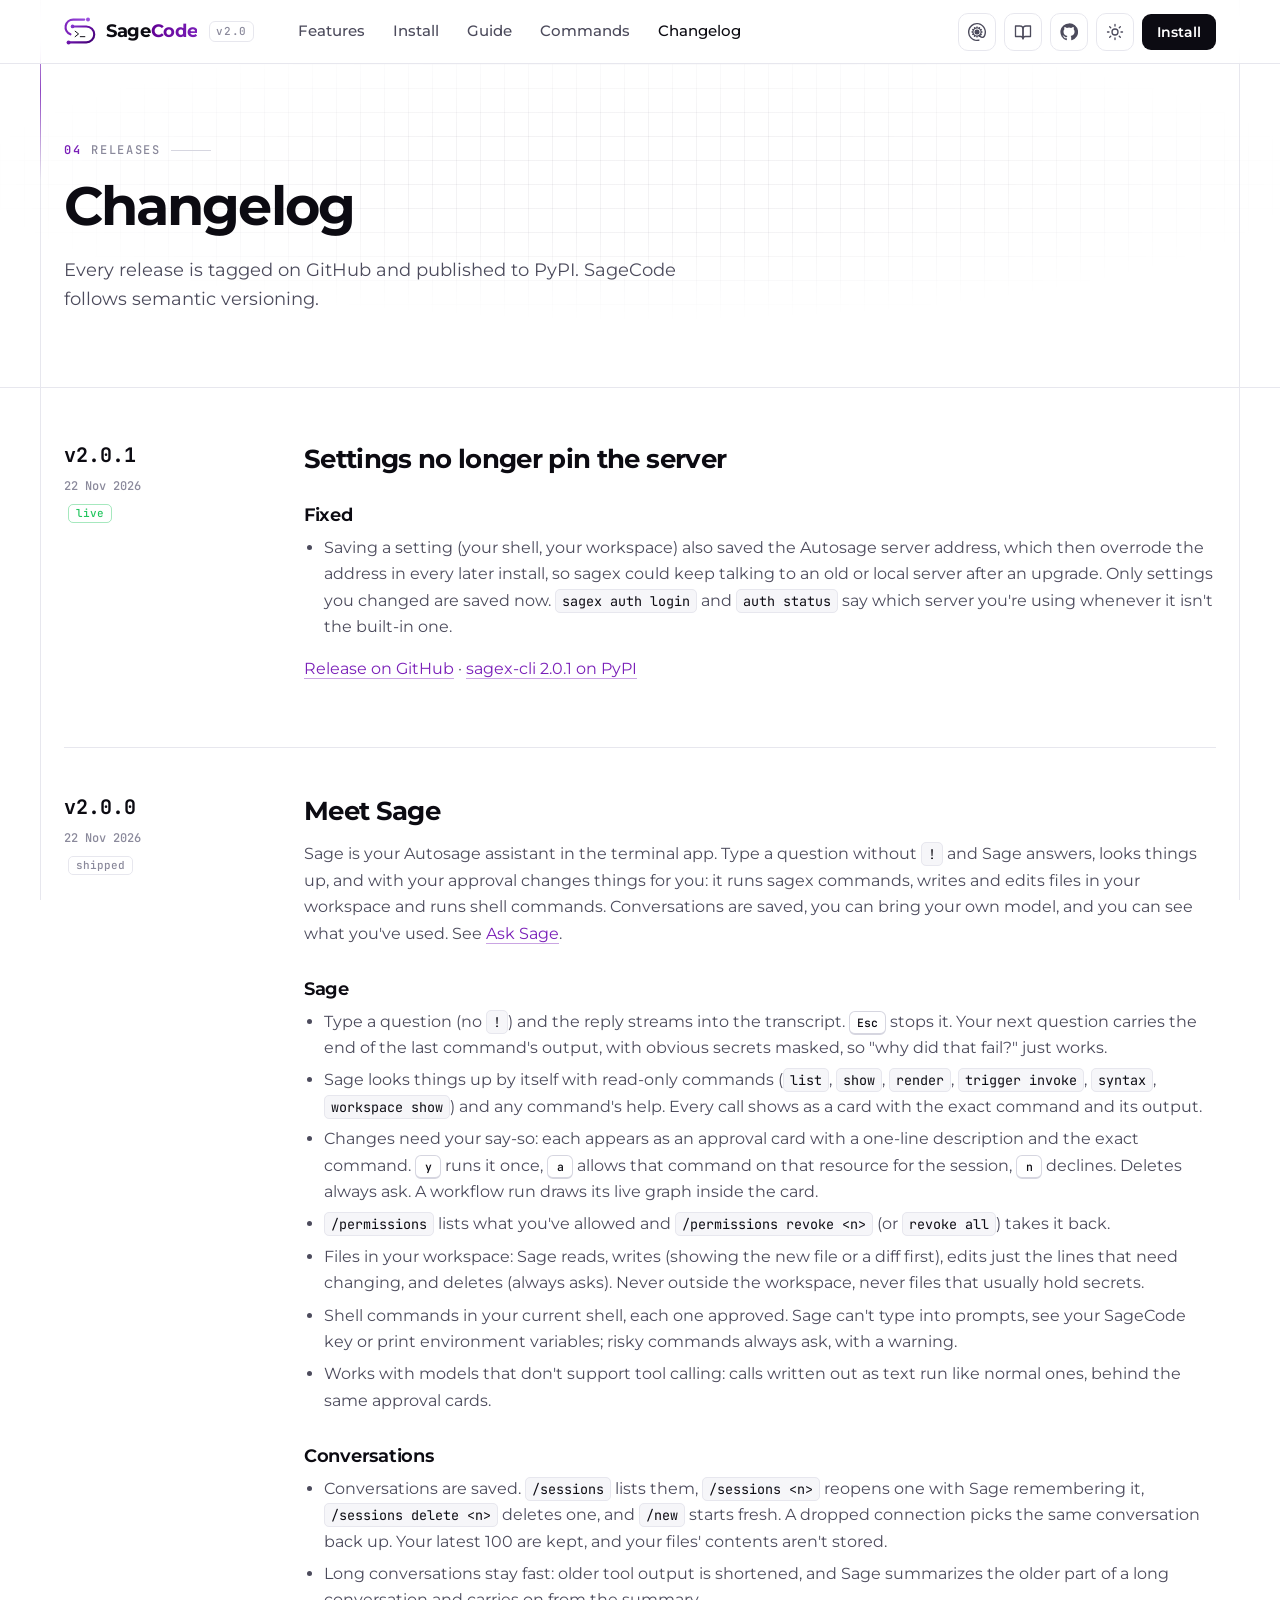
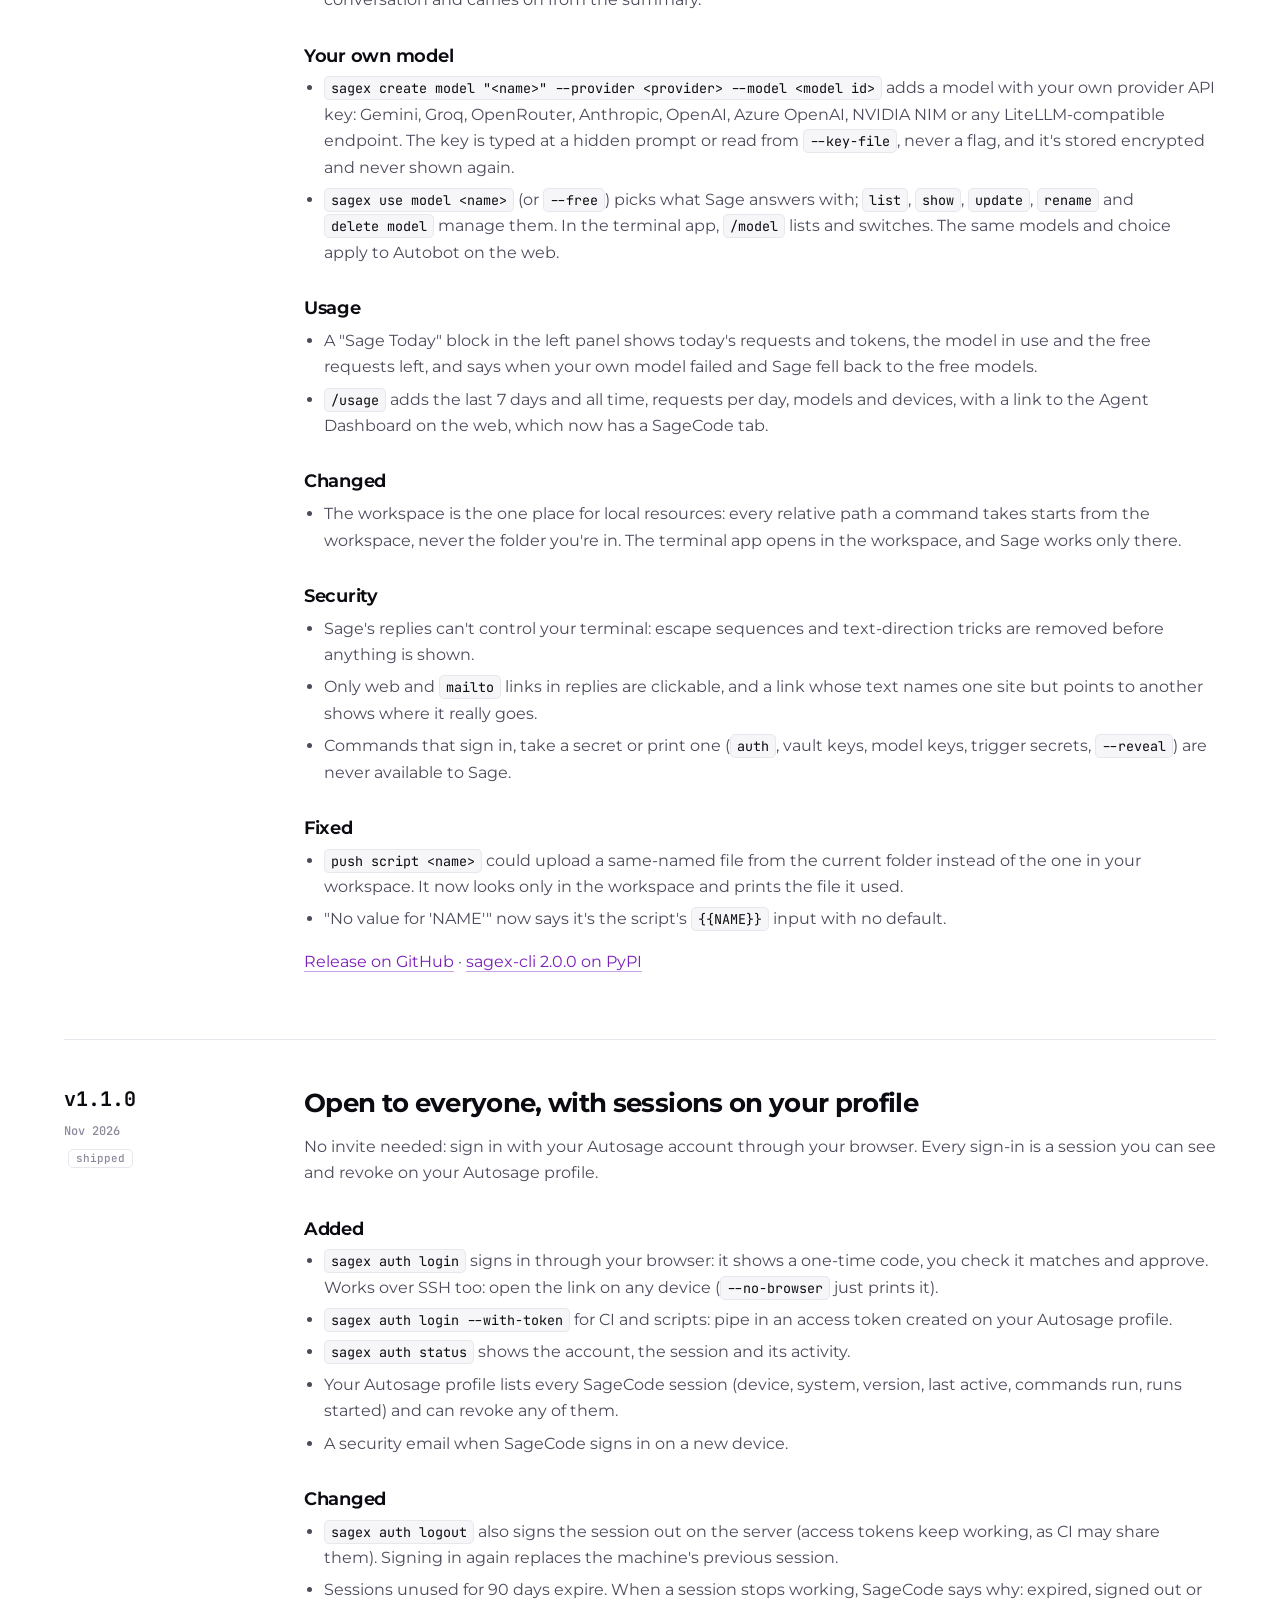
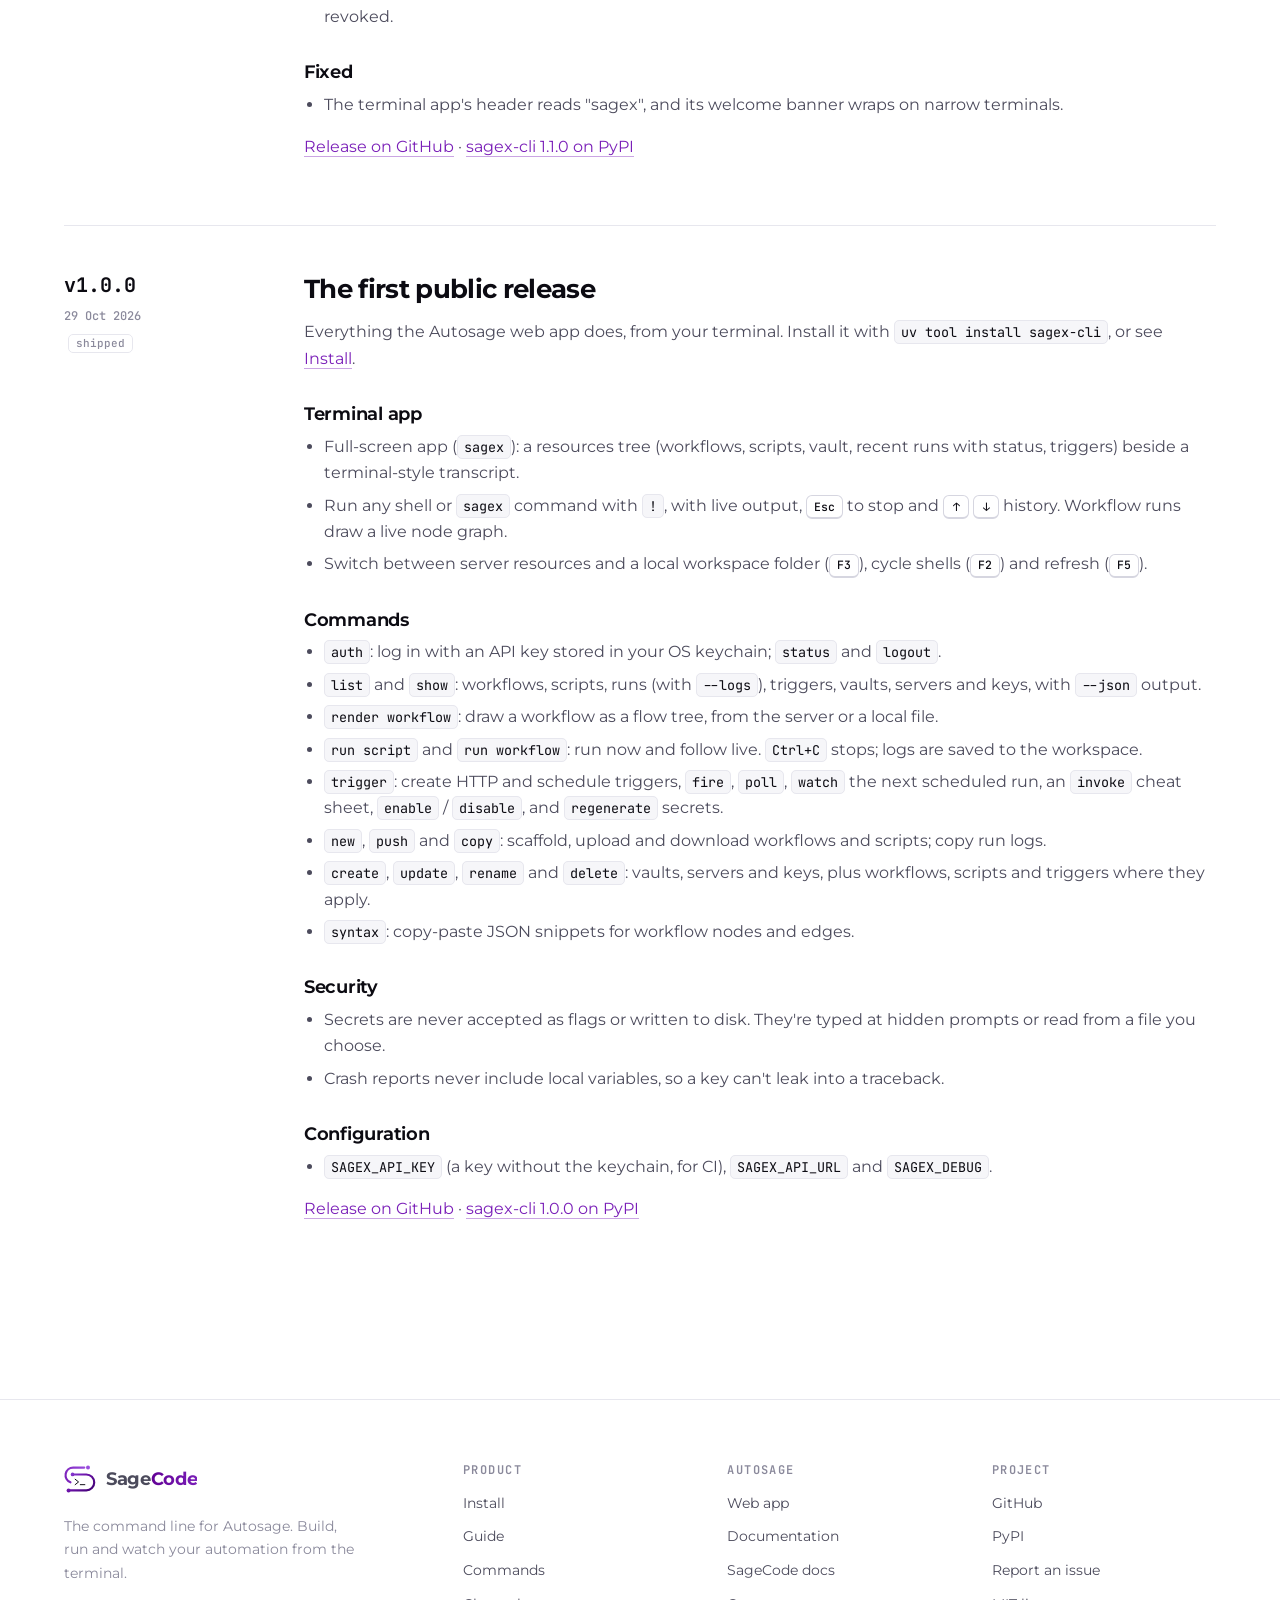
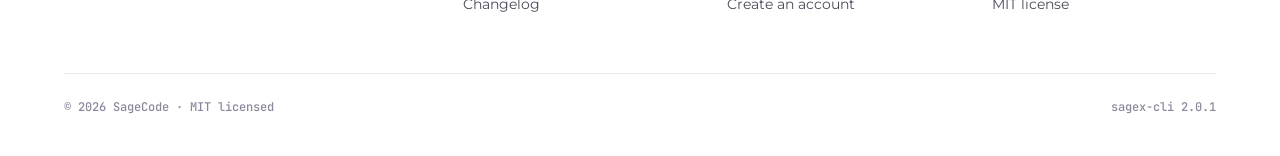
<file: web/changelog.html>
<!doctype html>
<html lang="en" data-theme="dark">
<head>
  <meta charset="utf-8">
  <meta name="viewport" content="width=device-width, initial-scale=1">
  <title>Changelog · SageCode</title>
  <meta name="description" content="What's new in each SageCode release.">
  <meta property="og:type" content="website">
  <meta property="og:title" content="SageCode changelog">
  <meta property="og:description" content="What's new in each SageCode release.">
  <meta property="og:url" content="https://sagecode.web.app/changelog.html">
  <meta property="og:image" content="https://sagecode.web.app/assets/img/og-cover.png">
  <meta name="twitter:card" content="summary_large_image">
  <link rel="canonical" href="https://sagecode.web.app/changelog.html">
  <meta name="theme-color" content="#050507">
  <link rel="icon" href="assets/img/favicon.svg" type="image/svg+xml">
  <link rel="apple-touch-icon" href="assets/img/apple-touch-icon.png">
  <link rel="preconnect" href="https://fonts.googleapis.com">
  <link rel="preconnect" href="https://fonts.gstatic.com" crossorigin>
  <link rel="stylesheet" href="https://fonts.googleapis.com/css2?family=JetBrains+Mono:wght@400..700&family=Montserrat:wght@400..800&display=swap">
  <link rel="stylesheet" href="assets/css/site.css">
  <script>(function(){try{var q=new URLSearchParams(location.search).get("theme"),t=(q==="light"||q==="dark")?q:localStorage.getItem("sagex-theme")||(matchMedia("(prefers-color-scheme: light)").matches?"light":"dark");document.documentElement.dataset.theme=t}catch(e){}})();</script>
</head>
<body>
  <a class="skip-link" href="#main">Skip to content</a>
  <div class="rails" aria-hidden="true"><span class="beam"></span><span class="beam right"></span></div>

  <!-- chrome:header -->
  <header class="site-header">
    <div class="container">
      <a class="brand" href="index.html" aria-label="SageCode home"
        ><img
          class="brand-mark on-dark"
          src="assets/img/mark-dark.svg"
          alt=""
          width="32"
          height="28"
        /><img
          class="brand-mark on-light"
          src="assets/img/mark-light.svg"
          alt=""
          width="32"
          height="28"
        /><span class="wordmark">Sage<b>Code</b></span
        ><small>v2.0</small></a
      >
      <nav class="nav" aria-label="Main">
        <a href="index.html#features">Features</a>
        <a href="install.html">Install</a>
        <a href="guide.html">Guide</a>
        <a href="commands.html">Commands</a>
        <a href="changelog.html" aria-current="page">Changelog</a>
        <a class="nav-ext" href="https://autosagex.web.app"
          >Autosage<svg
            viewBox="0 0 24 24"
            fill="none"
            stroke="currentColor"
            stroke-width="1.75"
            stroke-linecap="round"
            stroke-linejoin="round"
            aria-hidden="true"
          >
            <path d="M7 17 17 7M8 7h9v9" /></svg
        ></a>
        <a class="nav-ext" href="https://autosagexdocs.web.app/sagecode/"
          >SageCode docs<svg
            viewBox="0 0 24 24"
            fill="none"
            stroke="currentColor"
            stroke-width="1.75"
            stroke-linecap="round"
            stroke-linejoin="round"
            aria-hidden="true"
          >
            <path d="M7 17 17 7M8 7h9v9" /></svg
        ></a>
        <a class="btn btn-primary nav-cta" href="install.html"
          >Install SageCode</a
        >
      </nav>
      <div class="header-actions">
        <a
          class="icon-btn ref-btn"
          href="https://autosagex.web.app"
          title="Autosage"
          aria-label="Autosage web app"
          ><svg viewBox="0 0 240 240" fill="currentColor" aria-hidden="true">
            <path
              d="M113 240C40 236-12 167 2 96C14 38 67-2 126 0C205 4 259 83 234 159C228 176 220 189 211 195C194 206 170 203 158 187L156 185L154 186C150 188 151 188 146 183C144 181 142 179 142 178C142 178 142 178 139 179C137 180 135 180 133 181C132 181 130 181 130 181C130 181 130 184 129 187C128 191 128 193 128 194C127 194 114 194 113 194C113 194 112 193 111 187C110 182 110 181 110 181C106 180 103 180 101 179C100 178 98 178 98 178C98 178 97 180 96 181C94 183 92 185 92 186L90 188L87 186C83 184 77 180 77 180C77 180 78 177 79 174L81 168L78 166C77 164 75 162 74 161L72 160L66 161C63 162 60 163 60 163C60 163 56 157 54 154L53 151L53 150C54 149 61 143 62 142C62 142 62 141 61 139C61 137 60 134 60 133C59 130 60 130 53 129C50 128 47 128 47 127C46 127 46 114 47 113C47 113 48 112 53 111C56 111 59 110 59 110C59 110 59 108 60 107C60 106 61 103 61 102C62 100 62 98 62 98C61 97 53 90 53 90C53 89 60 77 60 77C60 77 63 78 66 79L72 81L76 76L81 72L79 66C78 63 77 60 77 60C78 59 89 53 90 53C90 53 92 55 94 58C96 60 98 62 98 62C98 62 100 62 101 61C102 61 105 60 107 60L110 59L111 53L113 47L120 47L128 47L129 53C130 60 130 59 133 60C134 60 137 61 139 61C140 62 142 62 142 62C142 62 144 60 146 58C148 55 150 53 151 53C151 53 163 60 163 60C163 60 163 63 162 66L160 72L164 76L168 81L174 79C177 78 180 77 180 77C181 77 188 89 187 90C187 90 181 96 178 98C178 98 179 100 179 101C180 103 180 106 181 107C181 109 181 110 181 110C181 110 184 111 188 111L194 113L194 116C194 118 194 122 194 124L194 128L188 129C180 130 181 130 181 133C180 135 179 140 178 141C178 142 179 143 183 146C185 148 187 150 187 150C188 151 182 161 180 163C180 163 179 163 174 162C168 159 168 159 168 161C168 183 195 192 207 173C219 155 225 125 220 101C209 46 156 10 102 20C48 30 12 81 20 135C28 193 84 231 141 220C146 218 147 218 150 220C156 223 156 233 150 236C145 239 126 241 113 240ZM125 166C160 162 178 123 159 94C138 63 90 68 77 103C64 135 91 170 125 166ZM116 158L115 158L114 154L113 149L111 149C110 149 109 148 107 147L105 146L101 148C99 150 97 151 97 151C96 151 93 147 91 145L89 143L92 140C95 135 95 136 93 133C92 131 92 130 91 129L91 127L87 126C84 126 82 125 82 125C82 125 82 120 82 117L82 115L86 114C91 113 91 113 92 110C92 109 93 108 93 106L94 105L92 101C91 99 90 97 90 97C90 96 94 92 96 90L97 89L101 92L105 94L106 94C107 93 109 92 110 92L113 91L114 86C114 84 115 82 115 82C115 82 125 82 125 82C125 82 126 84 126 86L127 91L130 92C131 92 133 93 134 94L136 94L140 92L143 89L144 90C145 91 149 94 150 96L151 97L148 101L146 105L147 106C147 107 148 109 148 110C149 113 149 113 154 114L158 115L158 117C159 119 158 125 158 125C158 125 156 126 154 126L149 127L149 129C148 130 148 132 147 133C146 134 146 136 146 136C146 136 147 138 149 140L151 143L150 145C148 147 144 151 143 151C143 151 141 150 139 148L136 146L134 147C132 147 131 148 130 149L127 150L126 154C126 156 126 158 125 158C125 158 118 159 116 158Z"
            /></svg
        ></a>
        <a
          class="icon-btn ref-btn"
          href="https://autosagexdocs.web.app/sagecode/"
          title="SageCode docs"
          aria-label="SageCode docs"
          ><svg
            viewBox="0 0 24 24"
            fill="none"
            stroke="currentColor"
            stroke-width="1.75"
            stroke-linecap="round"
            stroke-linejoin="round"
            aria-hidden="true"
          >
            <path d="M2 4h6a4 4 0 0 1 4 4v13a3 3 0 0 0-3-3H2z" />
            <path d="M22 4h-6a4 4 0 0 0-4 4v13a3 3 0 0 1 3-3h7z" /></svg
        ></a>
        <a
          class="icon-btn"
          href="https://github.com/Lagnajit09/sagex"
          aria-label="SageCode on GitHub"
          ><svg viewBox="0 0 24 24" fill="currentColor" aria-hidden="true">
            <path
              d="M12 .5a11.5 11.5 0 0 0-3.64 22.41c.58.1.79-.25.79-.56v-2c-3.2.7-3.88-1.37-3.88-1.37-.52-1.33-1.28-1.69-1.28-1.69-1.05-.71.08-.7.08-.7 1.16.08 1.77 1.19 1.77 1.19 1.03 1.77 2.7 1.26 3.36.96.1-.75.4-1.26.73-1.55-2.55-.29-5.24-1.28-5.24-5.69 0-1.26.45-2.28 1.19-3.09-.12-.29-.52-1.46.11-3.05 0 0 .97-.31 3.17 1.18a11 11 0 0 1 5.77 0c2.2-1.49 3.17-1.18 3.17-1.18.63 1.59.23 2.76.11 3.05.74.81 1.19 1.83 1.19 3.09 0 4.42-2.69 5.39-5.25 5.68.41.36.78 1.06.78 2.14v3.17c0 .31.21.67.8.56A11.5 11.5 0 0 0 12 .5z"
            /></svg
        ></a>
        <button
          class="icon-btn theme-toggle"
          type="button"
          aria-label="Toggle colour theme"
        >
          <svg
            class="moon"
            viewBox="0 0 24 24"
            fill="none"
            stroke="currentColor"
            stroke-width="1.75"
            stroke-linecap="round"
            stroke-linejoin="round"
            aria-hidden="true"
          >
            <path d="M21 12.8A9 9 0 1 1 11.2 3a7 7 0 0 0 9.8 9.8z" /></svg
          ><svg
            class="sun"
            viewBox="0 0 24 24"
            fill="none"
            stroke="currentColor"
            stroke-width="1.75"
            stroke-linecap="round"
            aria-hidden="true"
          >
            <circle cx="12" cy="12" r="4" />
            <path
              d="M12 2v2M12 20v2M4.9 4.9l1.4 1.4M17.7 17.7l1.4 1.4M2 12h2M20 12h2M4.9 19.1l1.4-1.4M17.7 6.3l1.4-1.4"
            />
          </svg>
        </button>
        <button
          class="icon-btn menu-toggle"
          type="button"
          aria-label="Menu"
          aria-expanded="false"
        >
          <svg
            class="i-open"
            viewBox="0 0 24 24"
            fill="none"
            stroke="currentColor"
            stroke-width="1.75"
            stroke-linecap="round"
            aria-hidden="true"
          >
            <path d="M4 7h16M4 12h16M4 17h16" /></svg
          ><svg
            class="i-close"
            viewBox="0 0 24 24"
            fill="none"
            stroke="currentColor"
            stroke-width="1.75"
            stroke-linecap="round"
            aria-hidden="true"
          >
            <path d="M6 6l12 12M18 6 6 18" />
          </svg>
        </button>
        <a class="btn btn-primary btn-sm" href="install.html">Install</a>
      </div>
    </div>
  </header>
  <!-- /chrome:header -->

  <main id="main">
    <section class="page-hero">
      <div class="grid-bg" aria-hidden="true"></div>
      <div class="container" style="position: relative">
        <div class="eyebrow"><b>04</b> Releases</div>
        <h1>Changelog</h1>
        <p>Every release is tagged on GitHub and published to PyPI. SageCode follows semantic versioning.</p>
      </div>
    </section>

    <div class="docs-wrap">
    <div class="container docs" style="grid-template-columns: minmax(0, 1fr)">
      <div class="log prose" style="max-width: none">

        <section class="log-entry" id="v2.0.1">
          <div class="meta"><span class="ver">v2.0.1</span><time datetime="2026-11-22">22 Nov 2026</time><span class="release"><span class="state live">live</span></span></div>
          <div>
            <h2>Settings no longer pin the server</h2>
            <h3>Fixed</h3>
            <ul>
              <li>Saving a setting (your shell, your workspace) also saved the Autosage server address, which then overrode the address in every later install, so sagex could keep talking to an old or local server after an upgrade. Only settings you changed are saved now. <code>sagex auth login</code> and <code>auth status</code> say which server you're using whenever it isn't the built-in one.</li>
            </ul>
            <p><a href="https://github.com/Lagnajit09/sagex/releases/tag/v2.0.1">Release on GitHub</a> · <a href="https://pypi.org/project/sagex-cli/2.0.1/">sagex-cli 2.0.1 on PyPI</a></p>
          </div>
        </section>

        <section class="log-entry" id="v2.0.0">
          <div class="meta"><span class="ver">v2.0.0</span><time datetime="2026-11-22">22 Nov 2026</time><span class="release"><span class="state">shipped</span></span></div>
          <div>
            <h2>Meet Sage</h2>
            <p>Sage is your Autosage assistant in the terminal app. Type a question without <code>!</code> and Sage answers, looks things up, and with your approval changes things for you: it runs sagex commands, writes and edits files in your workspace and runs shell commands. Conversations are saved, you can bring your own model, and you can see what you've used. See <a href="guide.html#sage">Ask Sage</a>.</p>

            <h3>Sage</h3>
            <ul>
              <li>Type a question (no <code>!</code>) and the reply streams into the transcript. <kbd>Esc</kbd> stops it. Your next question carries the end of the last command's output, with obvious secrets masked, so "why did that fail?" just works.</li>
              <li>Sage looks things up by itself with read-only commands (<code>list</code>, <code>show</code>, <code>render</code>, <code>trigger invoke</code>, <code>syntax</code>, <code>workspace show</code>) and any command's help. Every call shows as a card with the exact command and its output.</li>
              <li>Changes need your say-so: each appears as an approval card with a one-line description and the exact command. <kbd>y</kbd> runs it once, <kbd>a</kbd> allows that command on that resource for the session, <kbd>n</kbd> declines. Deletes always ask. A workflow run draws its live graph inside the card.</li>
              <li><code>/permissions</code> lists what you've allowed and <code>/permissions revoke &lt;n&gt;</code> (or <code>revoke all</code>) takes it back.</li>
              <li>Files in your workspace: Sage reads, writes (showing the new file or a diff first), edits just the lines that need changing, and deletes (always asks). Never outside the workspace, never files that usually hold secrets.</li>
              <li>Shell commands in your current shell, each one approved. Sage can't type into prompts, see your SageCode key or print environment variables; risky commands always ask, with a warning.</li>
              <li>Works with models that don't support tool calling: calls written out as text run like normal ones, behind the same approval cards.</li>
            </ul>

            <h3>Conversations</h3>
            <ul>
              <li>Conversations are saved. <code>/sessions</code> lists them, <code>/sessions &lt;n&gt;</code> reopens one with Sage remembering it, <code>/sessions delete &lt;n&gt;</code> deletes one, and <code>/new</code> starts fresh. A dropped connection picks the same conversation back up. Your latest 100 are kept, and your files' contents aren't stored.</li>
              <li>Long conversations stay fast: older tool output is shortened, and Sage summarizes the older part of a long conversation and carries on from the summary.</li>
            </ul>

            <h3>Your own model</h3>
            <ul>
              <li><code>sagex create model "&lt;name&gt;" --provider &lt;provider&gt; --model &lt;model id&gt;</code> adds a model with your own provider API key: Gemini, Groq, OpenRouter, Anthropic, OpenAI, Azure OpenAI, NVIDIA NIM or any LiteLLM-compatible endpoint. The key is typed at a hidden prompt or read from <code>--key-file</code>, never a flag, and it's stored encrypted and never shown again.</li>
              <li><code>sagex use model &lt;name&gt;</code> (or <code>--free</code>) picks what Sage answers with; <code>list</code>, <code>show</code>, <code>update</code>, <code>rename</code> and <code>delete model</code> manage them. In the terminal app, <code>/model</code> lists and switches. The same models and choice apply to Autobot on the web.</li>
            </ul>

            <h3>Usage</h3>
            <ul>
              <li>A "Sage Today" block in the left panel shows today's requests and tokens, the model in use and the free requests left, and says when your own model failed and Sage fell back to the free models.</li>
              <li><code>/usage</code> adds the last 7 days and all time, requests per day, models and devices, with a link to the Agent Dashboard on the web, which now has a SageCode tab.</li>
            </ul>

            <h3>Changed</h3>
            <ul>
              <li>The workspace is the one place for local resources: every relative path a command takes starts from the workspace, never the folder you're in. The terminal app opens in the workspace, and Sage works only there.</li>
            </ul>

            <h3>Security</h3>
            <ul>
              <li>Sage's replies can't control your terminal: escape sequences and text-direction tricks are removed before anything is shown.</li>
              <li>Only web and <code>mailto</code> links in replies are clickable, and a link whose text names one site but points to another shows where it really goes.</li>
              <li>Commands that sign in, take a secret or print one (<code>auth</code>, vault keys, model keys, trigger secrets, <code>--reveal</code>) are never available to Sage.</li>
            </ul>

            <h3>Fixed</h3>
            <ul>
              <li><code>push script &lt;name&gt;</code> could upload a same-named file from the current folder instead of the one in your workspace. It now looks only in the workspace and prints the file it used.</li>
              <li>"No value for 'NAME'" now says it's the script's <code>{{NAME}}</code> input with no default.</li>
            </ul>
            <p><a href="https://github.com/Lagnajit09/sagex/releases/tag/v2.0.0">Release on GitHub</a> · <a href="https://pypi.org/project/sagex-cli/2.0.0/">sagex-cli 2.0.0 on PyPI</a></p>
          </div>
        </section>

        <section class="log-entry" id="v1.1.0">
          <div class="meta"><span class="ver">v1.1.0</span><time datetime="2026-11">Nov 2026</time><span class="release"><span class="state">shipped</span></span></div>
          <div>
            <h2>Open to everyone, with sessions on your profile</h2>
            <p>No invite needed: sign in with your Autosage account through your browser. Every sign-in is a session you can see and revoke on your Autosage profile.</p>

            <h3>Added</h3>
            <ul>
              <li><code>sagex auth login</code> signs in through your browser: it shows a one-time code, you check it matches and approve. Works over SSH too: open the link on any device (<code>--no-browser</code> just prints it).</li>
              <li><code>sagex auth login --with-token</code> for CI and scripts: pipe in an access token created on your Autosage profile.</li>
              <li><code>sagex auth status</code> shows the account, the session and its activity.</li>
              <li>Your Autosage profile lists every SageCode session (device, system, version, last active, commands run, runs started) and can revoke any of them.</li>
              <li>A security email when SageCode signs in on a new device.</li>
            </ul>

            <h3>Changed</h3>
            <ul>
              <li><code>sagex auth logout</code> also signs the session out on the server (access tokens keep working, as CI may share them). Signing in again replaces the machine's previous session.</li>
              <li>Sessions unused for 90 days expire. When a session stops working, SageCode says why: expired, signed out or revoked.</li>
            </ul>

            <h3>Fixed</h3>
            <ul>
              <li>The terminal app's header reads "sagex", and its welcome banner wraps on narrow terminals.</li>
            </ul>
            <p><a href="https://github.com/Lagnajit09/sagex/releases/tag/v1.1.0">Release on GitHub</a> · <a href="https://pypi.org/project/sagex-cli/1.1.0/">sagex-cli 1.1.0 on PyPI</a></p>
          </div>
        </section>

        <section class="log-entry" id="v1.0.0">
          <div class="meta"><span class="ver">v1.0.0</span><time datetime="2026-10-29">29 Oct 2026</time><span class="release"><span class="state">shipped</span></span></div>
          <div>
            <h2>The first public release</h2>
            <p>Everything the Autosage web app does, from your terminal. Install it with <code>uv tool install sagex-cli</code>, or see <a href="install.html">Install</a>.</p>

            <h3>Terminal app</h3>
            <ul>
              <li>Full-screen app (<code>sagex</code>): a resources tree (workflows, scripts, vault, recent runs with status, triggers) beside a terminal-style transcript.</li>
              <li>Run any shell or <code>sagex</code> command with <code>!</code>, with live output, <kbd>Esc</kbd> to stop and <kbd>↑</kbd> <kbd>↓</kbd> history. Workflow runs draw a live node graph.</li>
              <li>Switch between server resources and a local workspace folder (<kbd>F3</kbd>), cycle shells (<kbd>F2</kbd>) and refresh (<kbd>F5</kbd>).</li>
            </ul>

            <h3>Commands</h3>
            <ul>
              <li><code>auth</code>: log in with an API key stored in your OS keychain; <code>status</code> and <code>logout</code>.</li>
              <li><code>list</code> and <code>show</code>: workflows, scripts, runs (with <code>--logs</code>), triggers, vaults, servers and keys, with <code>--json</code> output.</li>
              <li><code>render workflow</code>: draw a workflow as a flow tree, from the server or a local file.</li>
              <li><code>run script</code> and <code>run workflow</code>: run now and follow live. <code>Ctrl+C</code> stops; logs are saved to the workspace.</li>
              <li><code>trigger</code>: create HTTP and schedule triggers, <code>fire</code>, <code>poll</code>, <code>watch</code> the next scheduled run, an <code>invoke</code> cheat sheet, <code>enable</code> / <code>disable</code>, and <code>regenerate</code> secrets.</li>
              <li><code>new</code>, <code>push</code> and <code>copy</code>: scaffold, upload and download workflows and scripts; copy run logs.</li>
              <li><code>create</code>, <code>update</code>, <code>rename</code> and <code>delete</code>: vaults, servers and keys, plus workflows, scripts and triggers where they apply.</li>
              <li><code>syntax</code>: copy-paste JSON snippets for workflow nodes and edges.</li>
            </ul>

            <h3>Security</h3>
            <ul>
              <li>Secrets are never accepted as flags or written to disk. They're typed at hidden prompts or read from a file you choose.</li>
              <li>Crash reports never include local variables, so a key can't leak into a traceback.</li>
            </ul>

            <h3>Configuration</h3>
            <ul>
              <li><code>SAGEX_API_KEY</code> (a key without the keychain, for CI), <code>SAGEX_API_URL</code> and <code>SAGEX_DEBUG</code>.</li>
            </ul>
            <p><a href="https://github.com/Lagnajit09/sagex/releases/tag/v1.0.0">Release on GitHub</a> · <a href="https://pypi.org/project/sagex-cli/1.0.0/">sagex-cli 1.0.0 on PyPI</a></p>
          </div>
        </section>
      </div>
    </div>
    </div>
  </main>

  <!-- chrome:footer -->
  <footer class="site-footer">
    <div class="container">
      <div class="footer-grid">
        <div>
          <a class="brand" href="index.html" aria-label="SageCode home"
            ><img
              class="brand-mark on-dark"
              src="assets/img/mark-dark.svg"
              alt=""
              width="32"
              height="28"
            /><img
              class="brand-mark on-light"
              src="assets/img/mark-light.svg"
              alt=""
              width="32"
              height="28"
            /><span class="wordmark">Sage<b>Code</b></span></a
          >
          <p>
            The command line for Autosage. Build, run and watch your
            automation from the terminal.
          </p>
        </div>
        <div>
          <h4>Product</h4>
          <ul>
            <li><a href="install.html">Install</a></li>
            <li><a href="guide.html">Guide</a></li>
            <li><a href="commands.html">Commands</a></li>
            <li><a href="changelog.html">Changelog</a></li>
          </ul>
        </div>
        <div>
          <h4>Autosage</h4>
          <ul>
            <li><a href="https://autosagex.web.app">Web app</a></li>
            <li><a href="https://autosagexdocs.web.app">Documentation</a></li>
            <li>
              <a href="https://autosagexdocs.web.app/sagecode/">SageCode docs</a>
            </li>
            <li>
              <a href="https://autosagex.web.app/signup">Create an account</a>
            </li>
          </ul>
        </div>
        <div>
          <h4>Project</h4>
          <ul>
            <li><a href="https://github.com/Lagnajit09/sagex">GitHub</a></li>
            <li><a href="https://pypi.org/project/sagex-cli/">PyPI</a></li>
            <li>
              <a href="https://github.com/Lagnajit09/sagex/issues"
                >Report an issue</a
              >
            </li>
            <li>
              <a href="https://github.com/Lagnajit09/sagex/blob/main/LICENSE"
                >MIT license</a
              >
            </li>
          </ul>
        </div>
      </div>
      <div class="footer-bottom">
        <span>© 2026 SageCode · MIT licensed</span
        ><span>sagex-cli 2.0.1</span>
      </div>
    </div>
  </footer>
  <!-- /chrome:footer -->

  <script src="assets/js/site.js" defer></script>
</body>
</html>
</file>
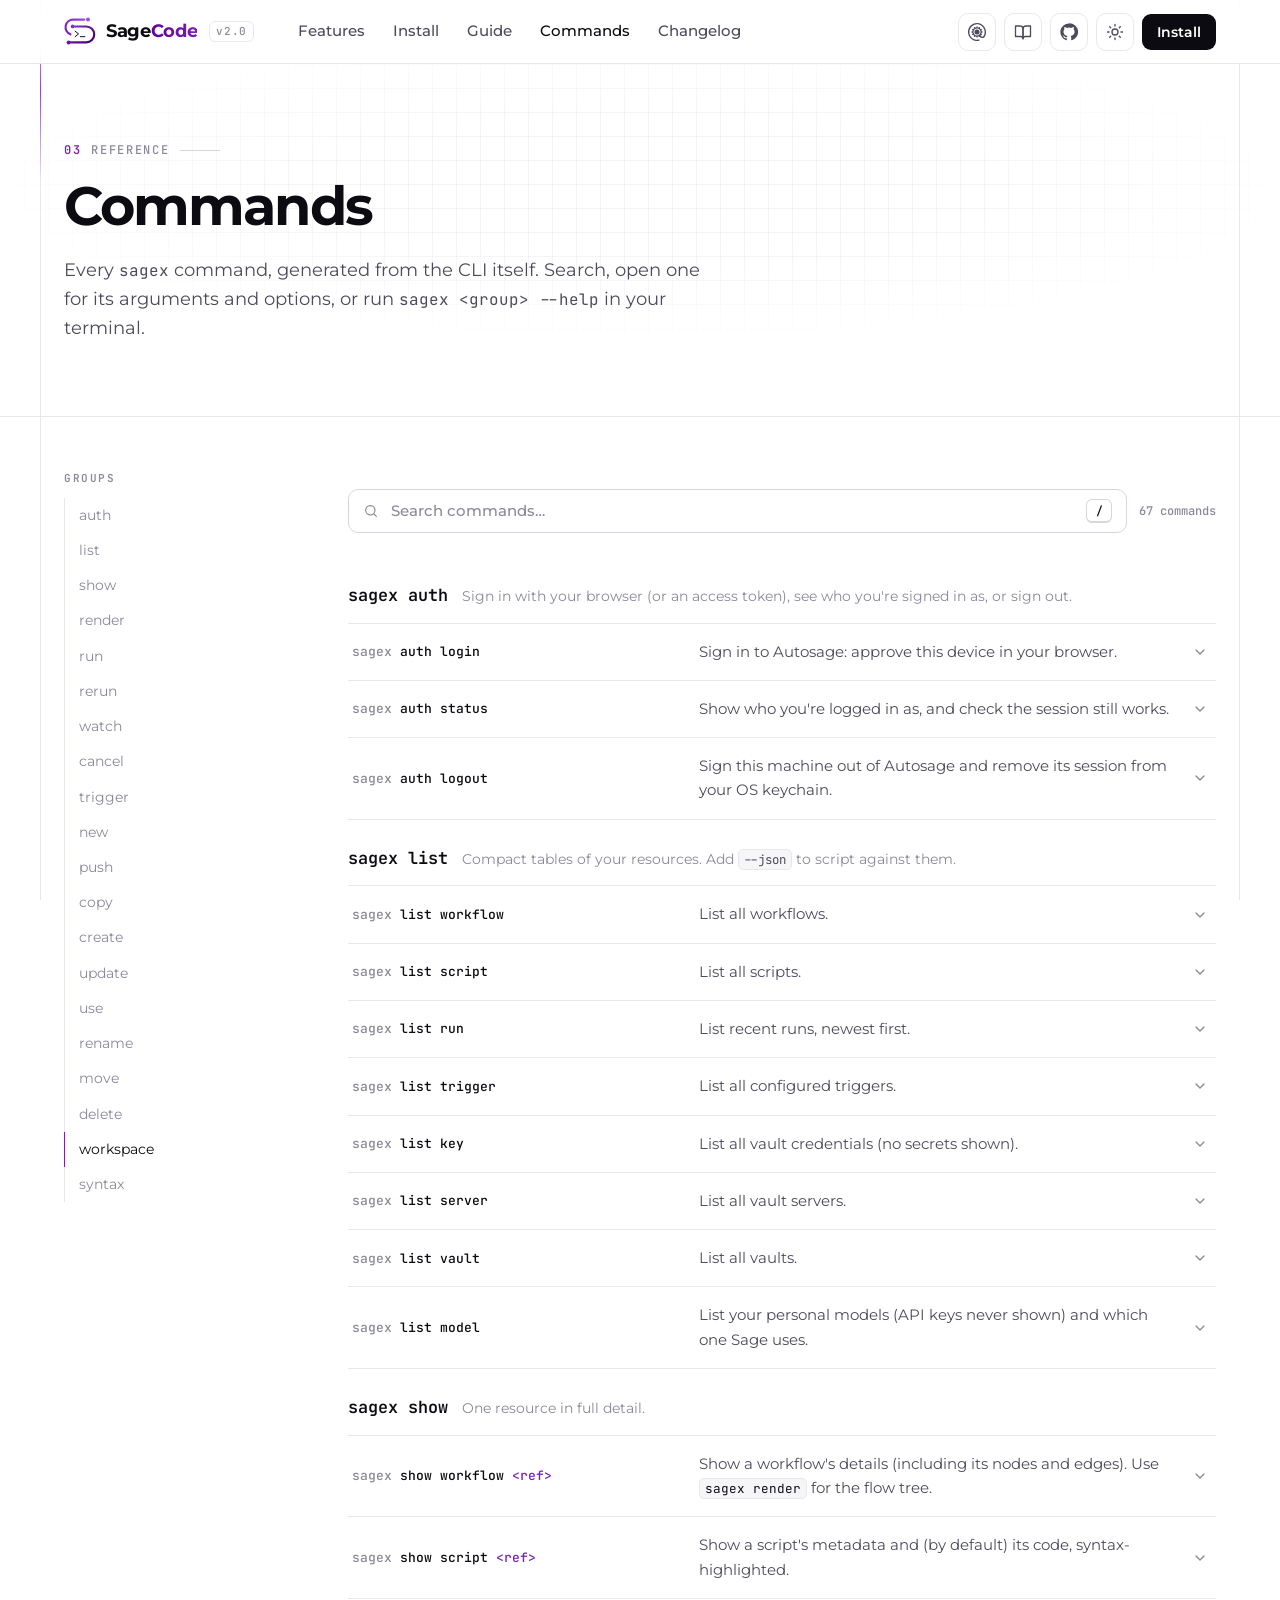
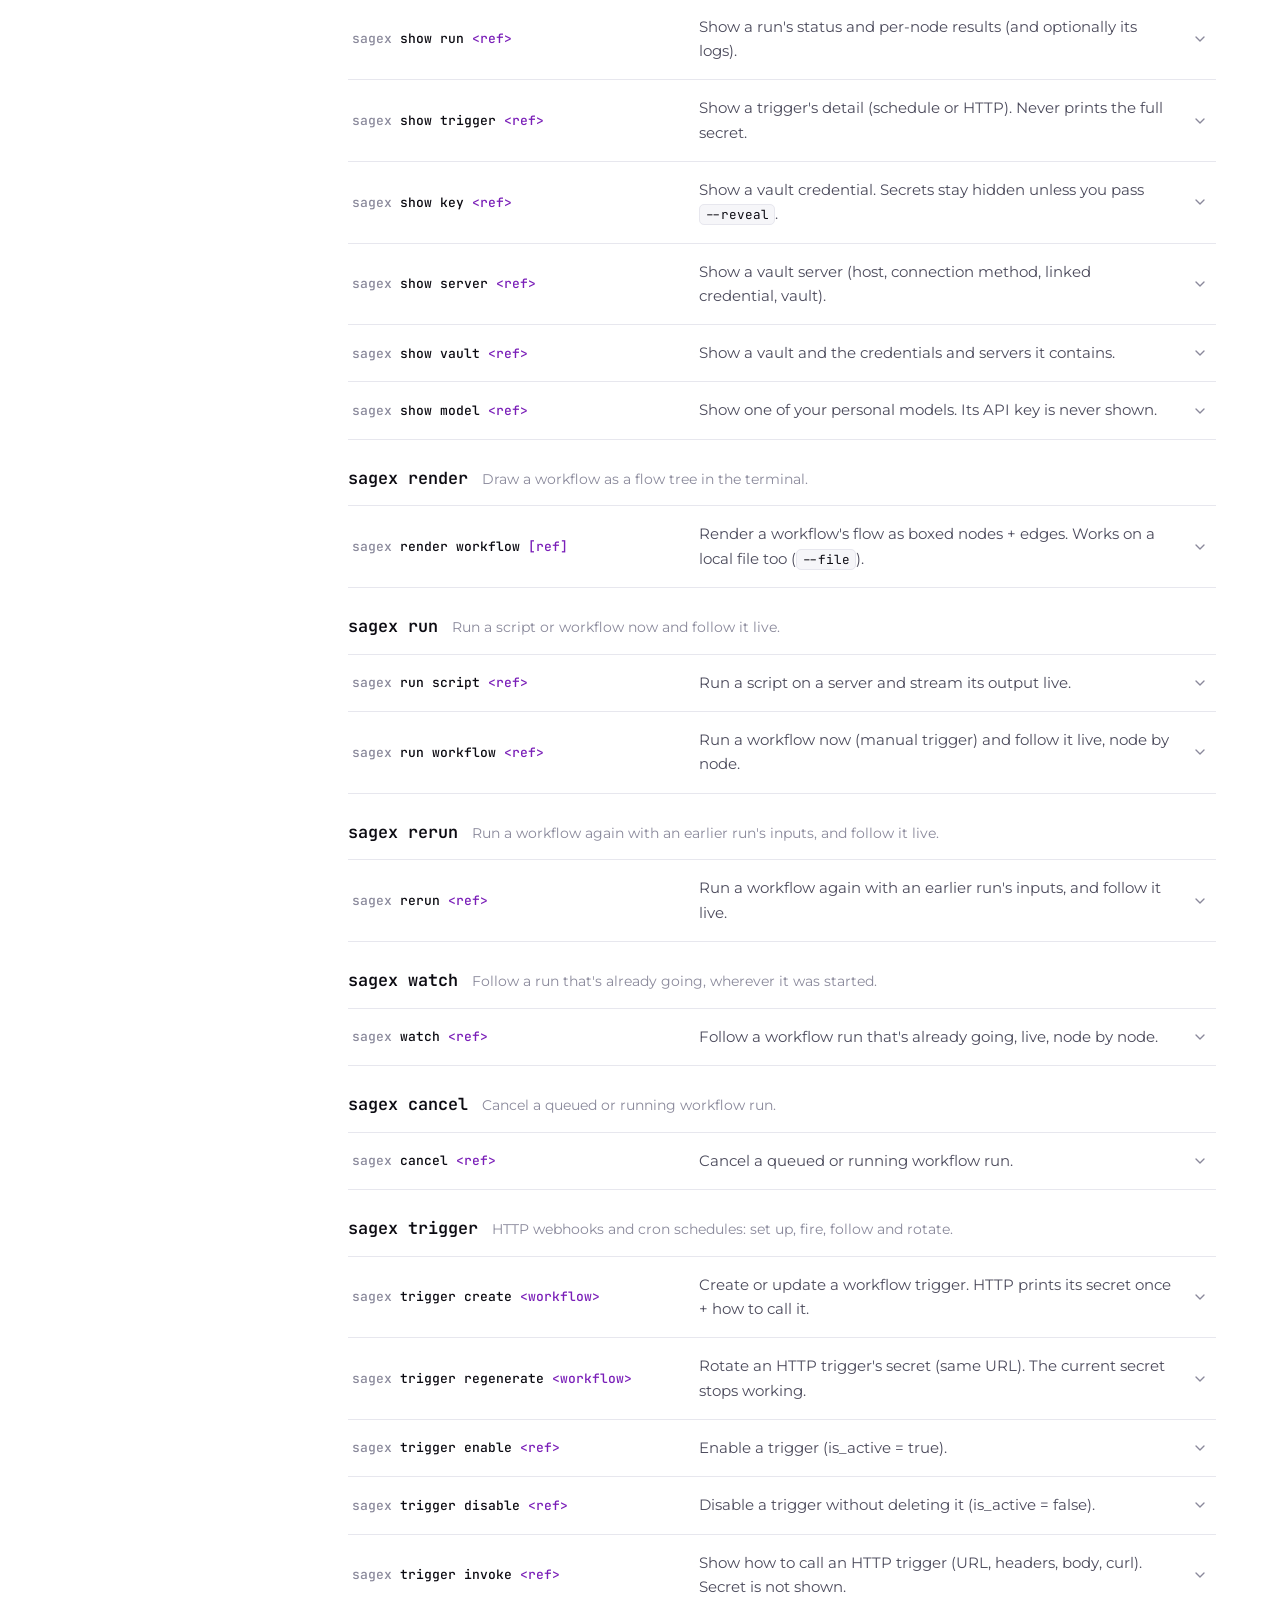
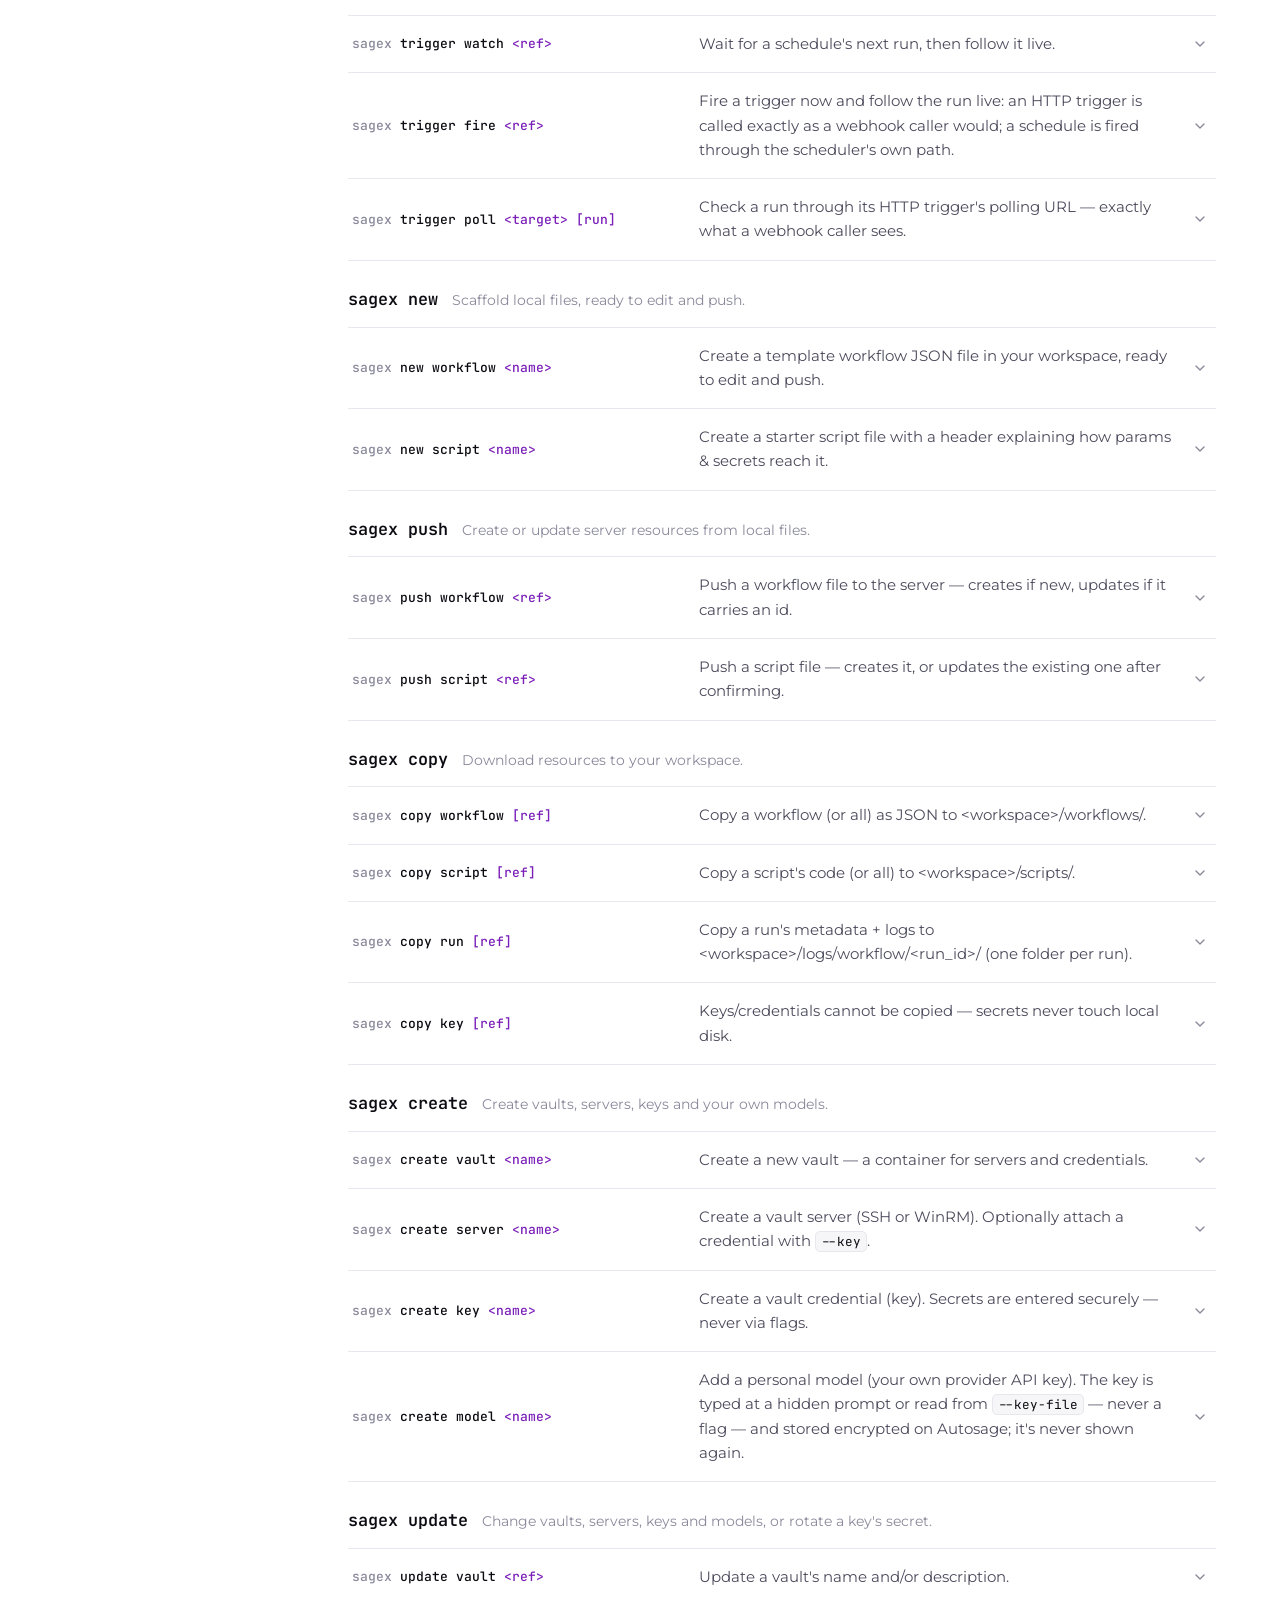
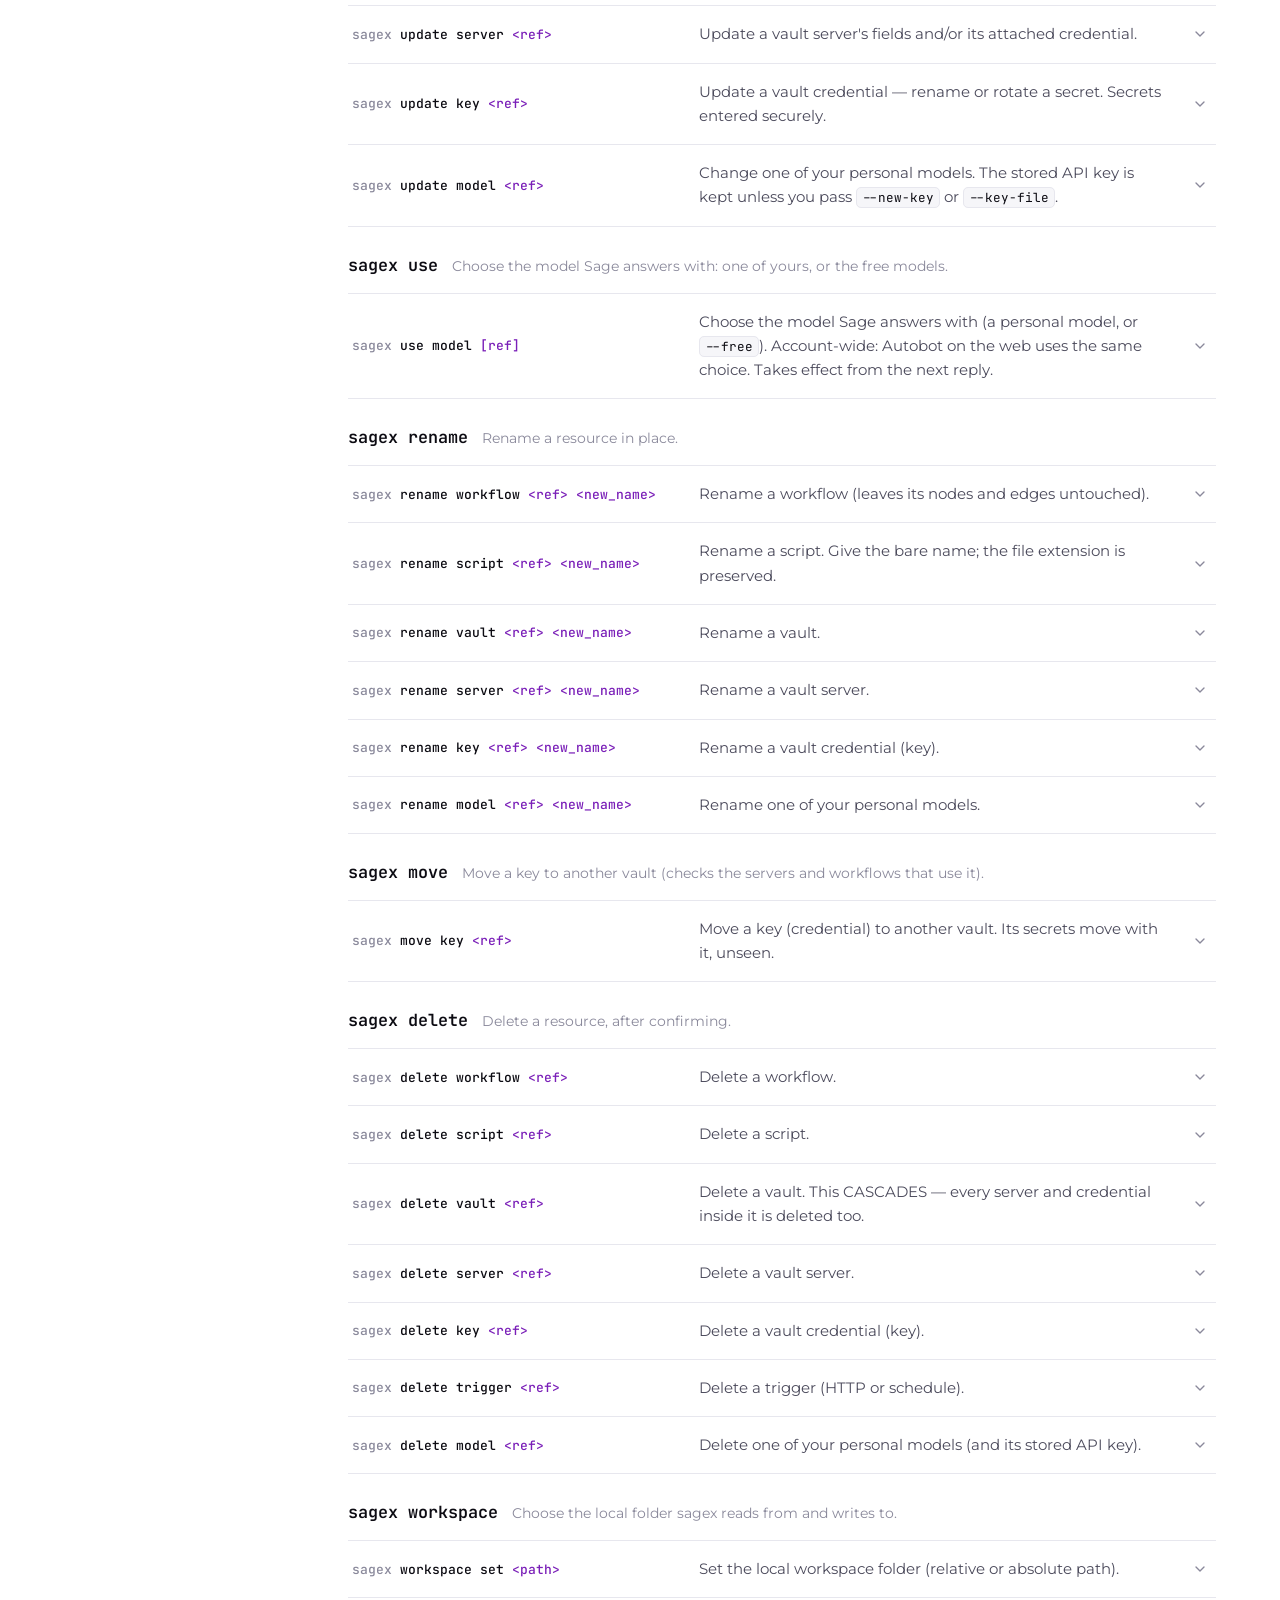
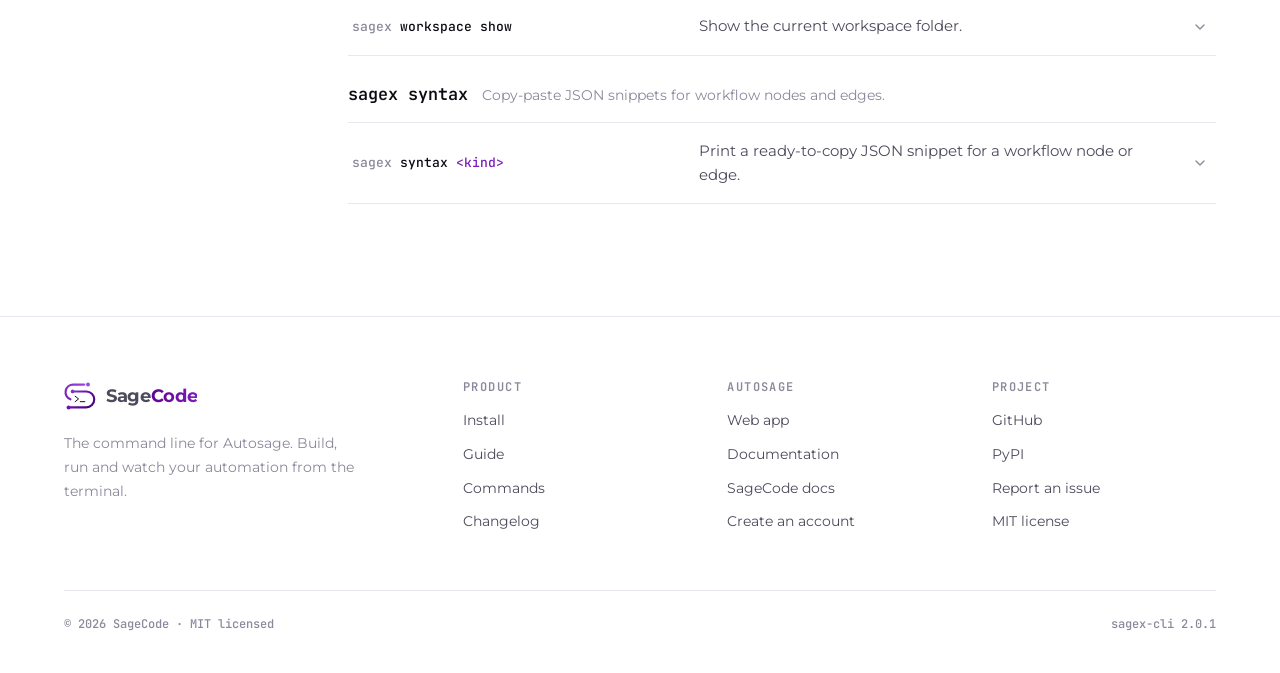
<file: web/commands.html>
<!doctype html>
<html lang="en" data-theme="dark">
<head>
  <meta charset="utf-8">
  <meta name="viewport" content="width=device-width, initial-scale=1">
  <title>Commands · SageCode</title>
  <meta name="description" content="Every SageCode command, with its arguments and options: workflows, scripts, runs, triggers, vaults, servers and keys.">
  <meta property="og:type" content="website">
  <meta property="og:title" content="SageCode command reference">
  <meta property="og:description" content="Every SageCode command, its arguments and options, in one searchable page.">
  <meta property="og:url" content="https://sagecode.web.app/commands.html">
  <meta property="og:image" content="https://sagecode.web.app/assets/img/og-cover.png">
  <meta name="twitter:card" content="summary_large_image">
  <link rel="canonical" href="https://sagecode.web.app/commands.html">
  <meta name="theme-color" content="#050507">
  <link rel="icon" href="assets/img/favicon.svg" type="image/svg+xml">
  <link rel="apple-touch-icon" href="assets/img/apple-touch-icon.png">
  <link rel="preconnect" href="https://fonts.googleapis.com">
  <link rel="preconnect" href="https://fonts.gstatic.com" crossorigin>
  <link rel="stylesheet" href="https://fonts.googleapis.com/css2?family=JetBrains+Mono:wght@400..700&family=Montserrat:wght@400..800&display=swap">
  <link rel="stylesheet" href="assets/css/site.css">
  <script>(function(){try{var q=new URLSearchParams(location.search).get("theme"),t=(q==="light"||q==="dark")?q:localStorage.getItem("sagex-theme")||(matchMedia("(prefers-color-scheme: light)").matches?"light":"dark");document.documentElement.dataset.theme=t}catch(e){}})();</script>
</head>
<body>
  <a class="skip-link" href="#main">Skip to content</a>
  <div class="rails" aria-hidden="true"><span class="beam"></span><span class="beam right"></span></div>

  <!-- chrome:header -->
  <header class="site-header">
    <div class="container">
      <a class="brand" href="index.html" aria-label="SageCode home"
        ><img
          class="brand-mark on-dark"
          src="assets/img/mark-dark.svg"
          alt=""
          width="32"
          height="28"
        /><img
          class="brand-mark on-light"
          src="assets/img/mark-light.svg"
          alt=""
          width="32"
          height="28"
        /><span class="wordmark">Sage<b>Code</b></span
        ><small>v2.0</small></a
      >
      <nav class="nav" aria-label="Main">
        <a href="index.html#features">Features</a>
        <a href="install.html">Install</a>
        <a href="guide.html">Guide</a>
        <a href="commands.html" aria-current="page">Commands</a>
        <a href="changelog.html">Changelog</a>
        <a class="nav-ext" href="https://autosagex.web.app"
          >Autosage<svg
            viewBox="0 0 24 24"
            fill="none"
            stroke="currentColor"
            stroke-width="1.75"
            stroke-linecap="round"
            stroke-linejoin="round"
            aria-hidden="true"
          >
            <path d="M7 17 17 7M8 7h9v9" /></svg
        ></a>
        <a class="nav-ext" href="https://autosagexdocs.web.app/sagecode/"
          >SageCode docs<svg
            viewBox="0 0 24 24"
            fill="none"
            stroke="currentColor"
            stroke-width="1.75"
            stroke-linecap="round"
            stroke-linejoin="round"
            aria-hidden="true"
          >
            <path d="M7 17 17 7M8 7h9v9" /></svg
        ></a>
        <a class="btn btn-primary nav-cta" href="install.html"
          >Install SageCode</a
        >
      </nav>
      <div class="header-actions">
        <a
          class="icon-btn ref-btn"
          href="https://autosagex.web.app"
          title="Autosage"
          aria-label="Autosage web app"
          ><svg viewBox="0 0 240 240" fill="currentColor" aria-hidden="true">
            <path
              d="M113 240C40 236-12 167 2 96C14 38 67-2 126 0C205 4 259 83 234 159C228 176 220 189 211 195C194 206 170 203 158 187L156 185L154 186C150 188 151 188 146 183C144 181 142 179 142 178C142 178 142 178 139 179C137 180 135 180 133 181C132 181 130 181 130 181C130 181 130 184 129 187C128 191 128 193 128 194C127 194 114 194 113 194C113 194 112 193 111 187C110 182 110 181 110 181C106 180 103 180 101 179C100 178 98 178 98 178C98 178 97 180 96 181C94 183 92 185 92 186L90 188L87 186C83 184 77 180 77 180C77 180 78 177 79 174L81 168L78 166C77 164 75 162 74 161L72 160L66 161C63 162 60 163 60 163C60 163 56 157 54 154L53 151L53 150C54 149 61 143 62 142C62 142 62 141 61 139C61 137 60 134 60 133C59 130 60 130 53 129C50 128 47 128 47 127C46 127 46 114 47 113C47 113 48 112 53 111C56 111 59 110 59 110C59 110 59 108 60 107C60 106 61 103 61 102C62 100 62 98 62 98C61 97 53 90 53 90C53 89 60 77 60 77C60 77 63 78 66 79L72 81L76 76L81 72L79 66C78 63 77 60 77 60C78 59 89 53 90 53C90 53 92 55 94 58C96 60 98 62 98 62C98 62 100 62 101 61C102 61 105 60 107 60L110 59L111 53L113 47L120 47L128 47L129 53C130 60 130 59 133 60C134 60 137 61 139 61C140 62 142 62 142 62C142 62 144 60 146 58C148 55 150 53 151 53C151 53 163 60 163 60C163 60 163 63 162 66L160 72L164 76L168 81L174 79C177 78 180 77 180 77C181 77 188 89 187 90C187 90 181 96 178 98C178 98 179 100 179 101C180 103 180 106 181 107C181 109 181 110 181 110C181 110 184 111 188 111L194 113L194 116C194 118 194 122 194 124L194 128L188 129C180 130 181 130 181 133C180 135 179 140 178 141C178 142 179 143 183 146C185 148 187 150 187 150C188 151 182 161 180 163C180 163 179 163 174 162C168 159 168 159 168 161C168 183 195 192 207 173C219 155 225 125 220 101C209 46 156 10 102 20C48 30 12 81 20 135C28 193 84 231 141 220C146 218 147 218 150 220C156 223 156 233 150 236C145 239 126 241 113 240ZM125 166C160 162 178 123 159 94C138 63 90 68 77 103C64 135 91 170 125 166ZM116 158L115 158L114 154L113 149L111 149C110 149 109 148 107 147L105 146L101 148C99 150 97 151 97 151C96 151 93 147 91 145L89 143L92 140C95 135 95 136 93 133C92 131 92 130 91 129L91 127L87 126C84 126 82 125 82 125C82 125 82 120 82 117L82 115L86 114C91 113 91 113 92 110C92 109 93 108 93 106L94 105L92 101C91 99 90 97 90 97C90 96 94 92 96 90L97 89L101 92L105 94L106 94C107 93 109 92 110 92L113 91L114 86C114 84 115 82 115 82C115 82 125 82 125 82C125 82 126 84 126 86L127 91L130 92C131 92 133 93 134 94L136 94L140 92L143 89L144 90C145 91 149 94 150 96L151 97L148 101L146 105L147 106C147 107 148 109 148 110C149 113 149 113 154 114L158 115L158 117C159 119 158 125 158 125C158 125 156 126 154 126L149 127L149 129C148 130 148 132 147 133C146 134 146 136 146 136C146 136 147 138 149 140L151 143L150 145C148 147 144 151 143 151C143 151 141 150 139 148L136 146L134 147C132 147 131 148 130 149L127 150L126 154C126 156 126 158 125 158C125 158 118 159 116 158Z"
            /></svg
        ></a>
        <a
          class="icon-btn ref-btn"
          href="https://autosagexdocs.web.app/sagecode/"
          title="SageCode docs"
          aria-label="SageCode docs"
          ><svg
            viewBox="0 0 24 24"
            fill="none"
            stroke="currentColor"
            stroke-width="1.75"
            stroke-linecap="round"
            stroke-linejoin="round"
            aria-hidden="true"
          >
            <path d="M2 4h6a4 4 0 0 1 4 4v13a3 3 0 0 0-3-3H2z" />
            <path d="M22 4h-6a4 4 0 0 0-4 4v13a3 3 0 0 1 3-3h7z" /></svg
        ></a>
        <a
          class="icon-btn"
          href="https://github.com/Lagnajit09/sagex"
          aria-label="SageCode on GitHub"
          ><svg viewBox="0 0 24 24" fill="currentColor" aria-hidden="true">
            <path
              d="M12 .5a11.5 11.5 0 0 0-3.64 22.41c.58.1.79-.25.79-.56v-2c-3.2.7-3.88-1.37-3.88-1.37-.52-1.33-1.28-1.69-1.28-1.69-1.05-.71.08-.7.08-.7 1.16.08 1.77 1.19 1.77 1.19 1.03 1.77 2.7 1.26 3.36.96.1-.75.4-1.26.73-1.55-2.55-.29-5.24-1.28-5.24-5.69 0-1.26.45-2.28 1.19-3.09-.12-.29-.52-1.46.11-3.05 0 0 .97-.31 3.17 1.18a11 11 0 0 1 5.77 0c2.2-1.49 3.17-1.18 3.17-1.18.63 1.59.23 2.76.11 3.05.74.81 1.19 1.83 1.19 3.09 0 4.42-2.69 5.39-5.25 5.68.41.36.78 1.06.78 2.14v3.17c0 .31.21.67.8.56A11.5 11.5 0 0 0 12 .5z"
            /></svg
        ></a>
        <button
          class="icon-btn theme-toggle"
          type="button"
          aria-label="Toggle colour theme"
        >
          <svg
            class="moon"
            viewBox="0 0 24 24"
            fill="none"
            stroke="currentColor"
            stroke-width="1.75"
            stroke-linecap="round"
            stroke-linejoin="round"
            aria-hidden="true"
          >
            <path d="M21 12.8A9 9 0 1 1 11.2 3a7 7 0 0 0 9.8 9.8z" /></svg
          ><svg
            class="sun"
            viewBox="0 0 24 24"
            fill="none"
            stroke="currentColor"
            stroke-width="1.75"
            stroke-linecap="round"
            aria-hidden="true"
          >
            <circle cx="12" cy="12" r="4" />
            <path
              d="M12 2v2M12 20v2M4.9 4.9l1.4 1.4M17.7 17.7l1.4 1.4M2 12h2M20 12h2M4.9 19.1l1.4-1.4M17.7 6.3l1.4-1.4"
            />
          </svg>
        </button>
        <button
          class="icon-btn menu-toggle"
          type="button"
          aria-label="Menu"
          aria-expanded="false"
        >
          <svg
            class="i-open"
            viewBox="0 0 24 24"
            fill="none"
            stroke="currentColor"
            stroke-width="1.75"
            stroke-linecap="round"
            aria-hidden="true"
          >
            <path d="M4 7h16M4 12h16M4 17h16" /></svg
          ><svg
            class="i-close"
            viewBox="0 0 24 24"
            fill="none"
            stroke="currentColor"
            stroke-width="1.75"
            stroke-linecap="round"
            aria-hidden="true"
          >
            <path d="M6 6l12 12M18 6 6 18" />
          </svg>
        </button>
        <a class="btn btn-primary btn-sm" href="install.html">Install</a>
      </div>
    </div>
  </header>
  <!-- /chrome:header -->

  <main id="main">
    <section class="page-hero">
      <div class="grid-bg" aria-hidden="true"></div>
      <div class="container" style="position: relative">
        <div class="eyebrow"><b>03</b> Reference</div>
        <h1>Commands</h1>
        <p>Every <code style="font-size: .9em">sagex</code> command, generated from the CLI itself. Search, open one for its arguments and options, or run <code style="font-size: .9em">sagex &lt;group&gt; --help</code> in your terminal.</p>
      </div>
    </section>

    <div class="docs-wrap">
    <div class="container docs">
      <aside class="toc" aria-label="Command groups">
        <h4>Groups</h4>
        <ul data-cmd-groups></ul>
      </aside>

      <div>
        <div class="cmd-tools">
          <label class="search">
            <svg viewBox="0 0 24 24" fill="none" stroke="currentColor" stroke-width="1.75" stroke-linecap="round" stroke-linejoin="round" aria-hidden="true"><circle cx="11" cy="11" r="7"/><path d="m20 20-3.5-3.5"/></svg>
            <span class="sr-only">Search commands</span>
            <input type="search" placeholder="Search commands…" autocomplete="off" spellcheck="false" data-cmd-search>
            <kbd>/</kbd>
          </label>
          <span class="cmd-count" data-cmd-count aria-live="polite"></span>
        </div>
        <div data-commands>
          <noscript><p class="cmd-empty">This reference needs JavaScript. You can also run <code>sagex --help</code>, or read the <a href="https://github.com/Lagnajit09/sagex#commands">README</a>.</p></noscript>
        </div>
      </div>
    </div>
    </div>
  </main>

  <!-- chrome:footer -->
  <footer class="site-footer">
    <div class="container">
      <div class="footer-grid">
        <div>
          <a class="brand" href="index.html" aria-label="SageCode home"
            ><img
              class="brand-mark on-dark"
              src="assets/img/mark-dark.svg"
              alt=""
              width="32"
              height="28"
            /><img
              class="brand-mark on-light"
              src="assets/img/mark-light.svg"
              alt=""
              width="32"
              height="28"
            /><span class="wordmark">Sage<b>Code</b></span></a
          >
          <p>
            The command line for Autosage. Build, run and watch your
            automation from the terminal.
          </p>
        </div>
        <div>
          <h4>Product</h4>
          <ul>
            <li><a href="install.html">Install</a></li>
            <li><a href="guide.html">Guide</a></li>
            <li><a href="commands.html">Commands</a></li>
            <li><a href="changelog.html">Changelog</a></li>
          </ul>
        </div>
        <div>
          <h4>Autosage</h4>
          <ul>
            <li><a href="https://autosagex.web.app">Web app</a></li>
            <li><a href="https://autosagexdocs.web.app">Documentation</a></li>
            <li>
              <a href="https://autosagexdocs.web.app/sagecode/">SageCode docs</a>
            </li>
            <li>
              <a href="https://autosagex.web.app/signup">Create an account</a>
            </li>
          </ul>
        </div>
        <div>
          <h4>Project</h4>
          <ul>
            <li><a href="https://github.com/Lagnajit09/sagex">GitHub</a></li>
            <li><a href="https://pypi.org/project/sagex-cli/">PyPI</a></li>
            <li>
              <a href="https://github.com/Lagnajit09/sagex/issues"
                >Report an issue</a
              >
            </li>
            <li>
              <a href="https://github.com/Lagnajit09/sagex/blob/main/LICENSE"
                >MIT license</a
              >
            </li>
          </ul>
        </div>
      </div>
      <div class="footer-bottom">
        <span>© 2026 SageCode · MIT licensed</span
        ><span>sagex-cli 2.0.1</span>
      </div>
    </div>
  </footer>
  <!-- /chrome:footer -->

  <!-- Render the reference before site.js wires up the contents highlighting. -->
  <script src="assets/js/commands-data.js" defer></script>
  <script src="assets/js/commands.js" defer></script>
  <script src="assets/js/site.js" defer></script>
</body>
</html>
</file>
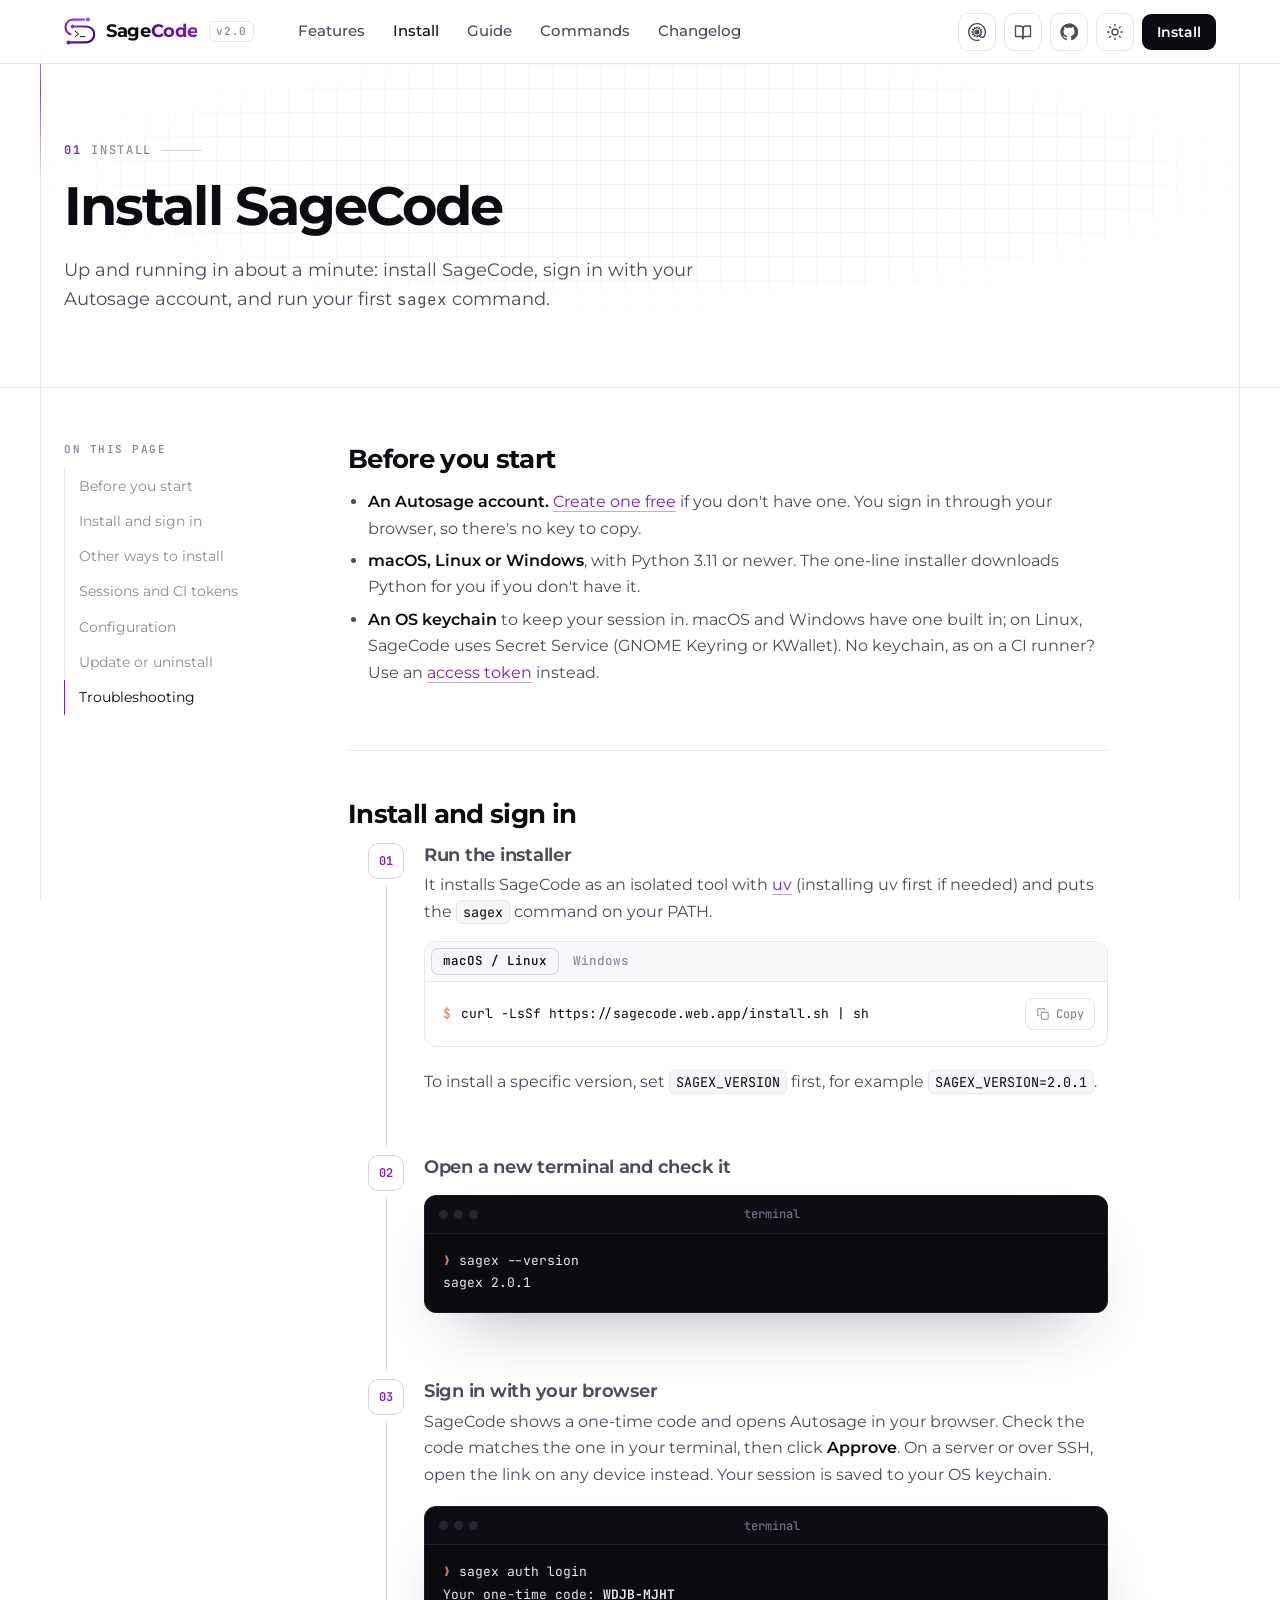
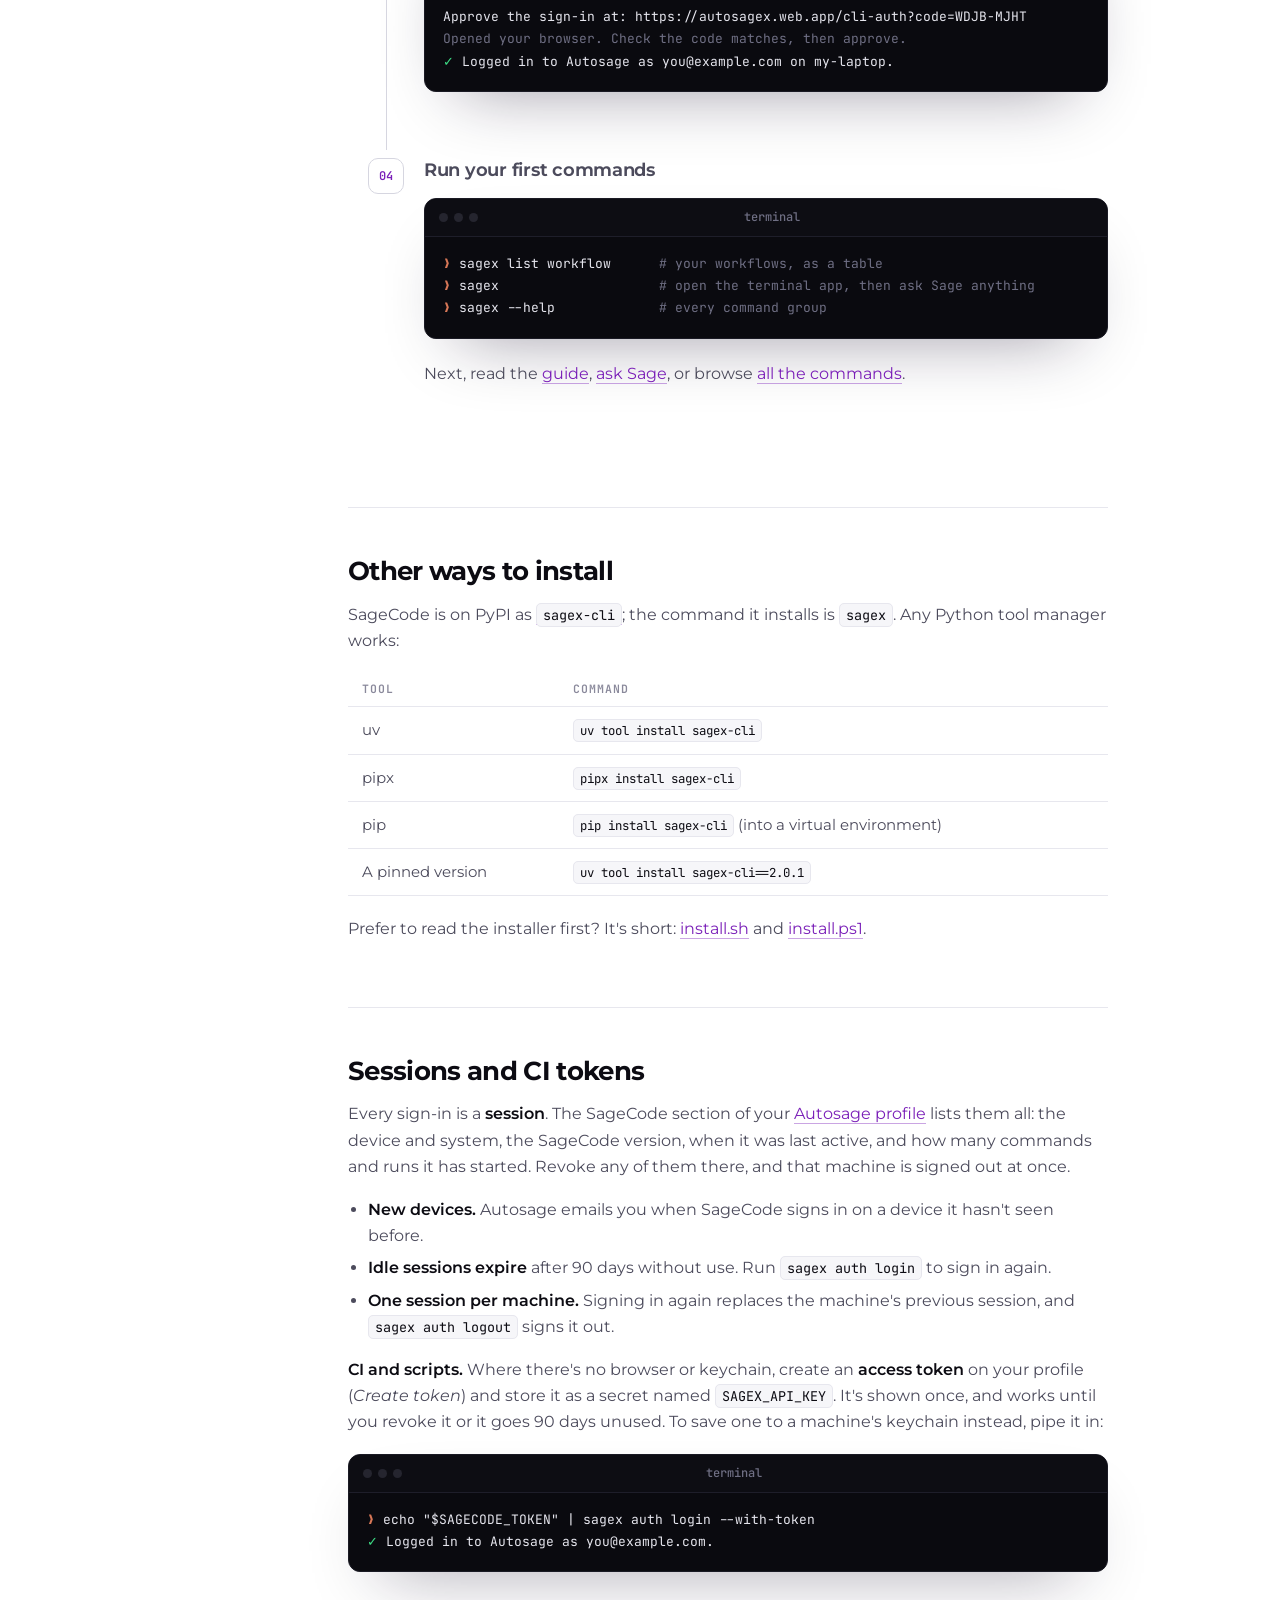
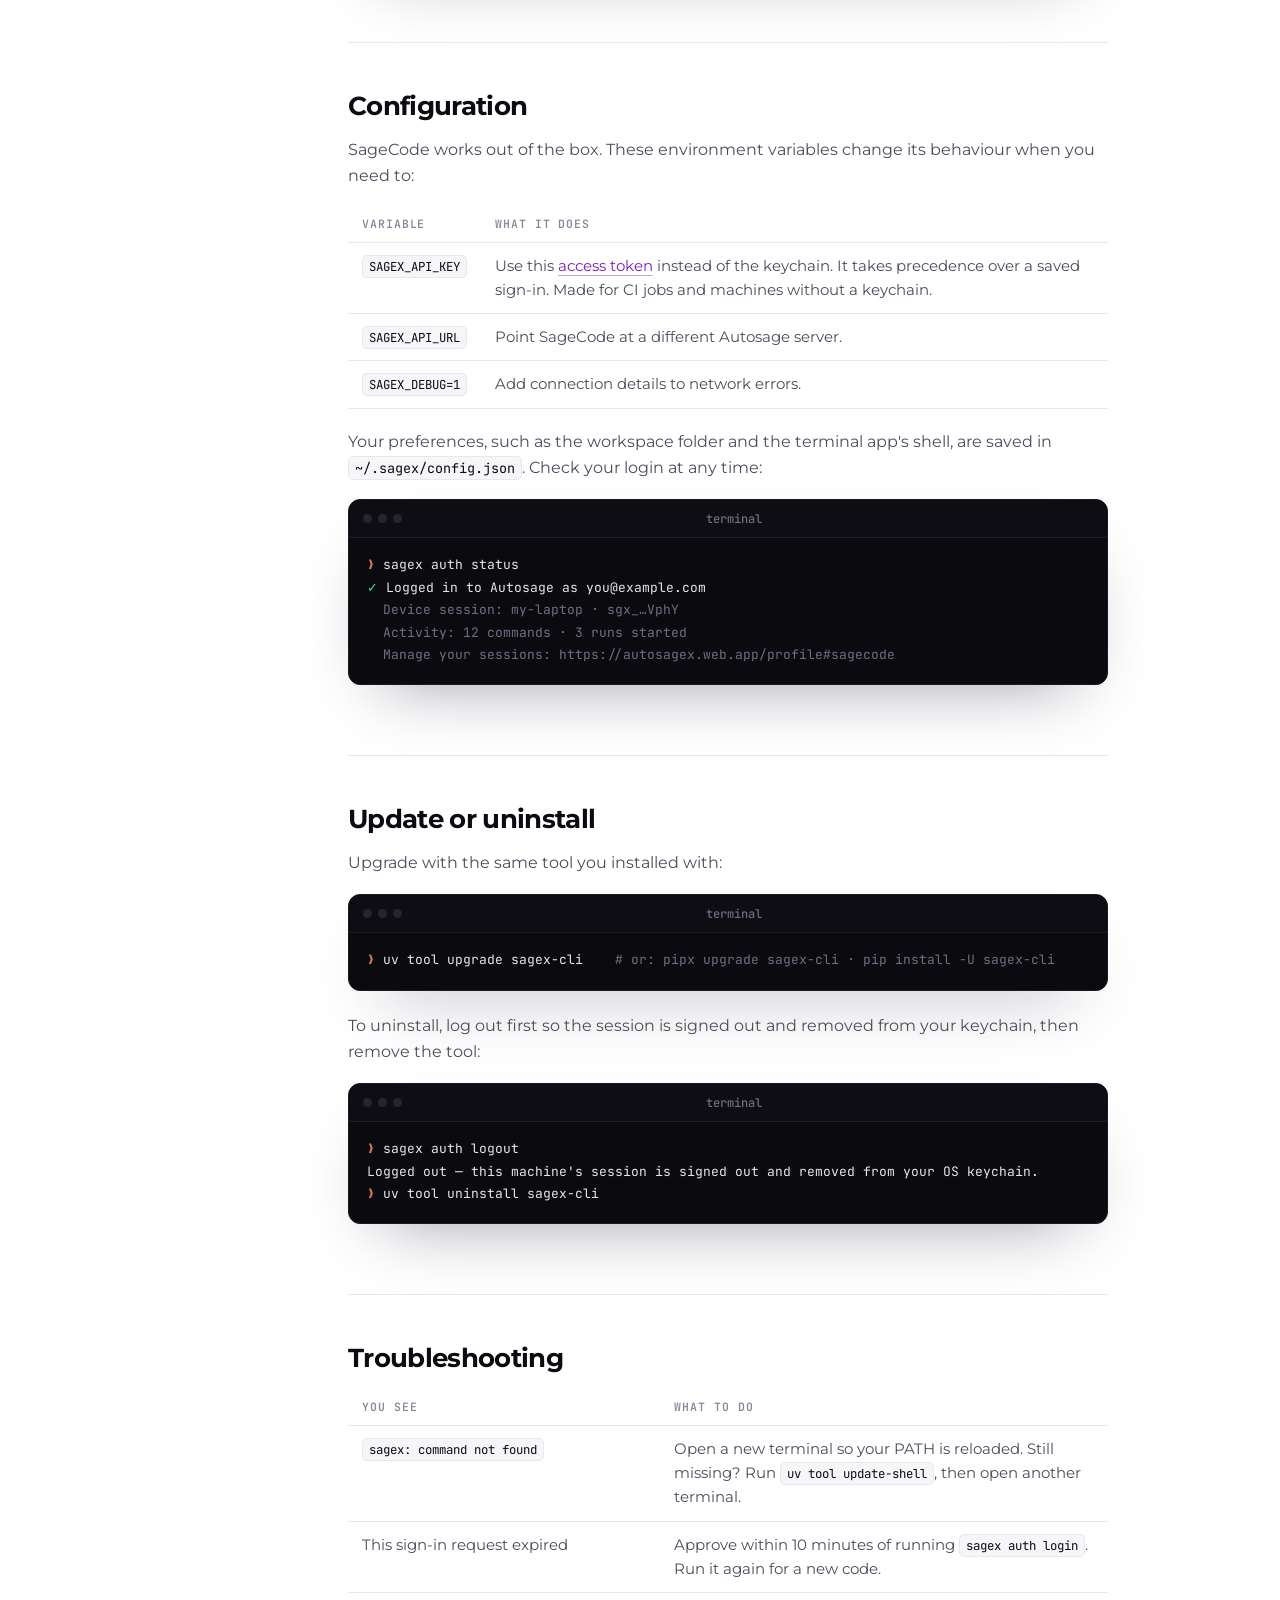
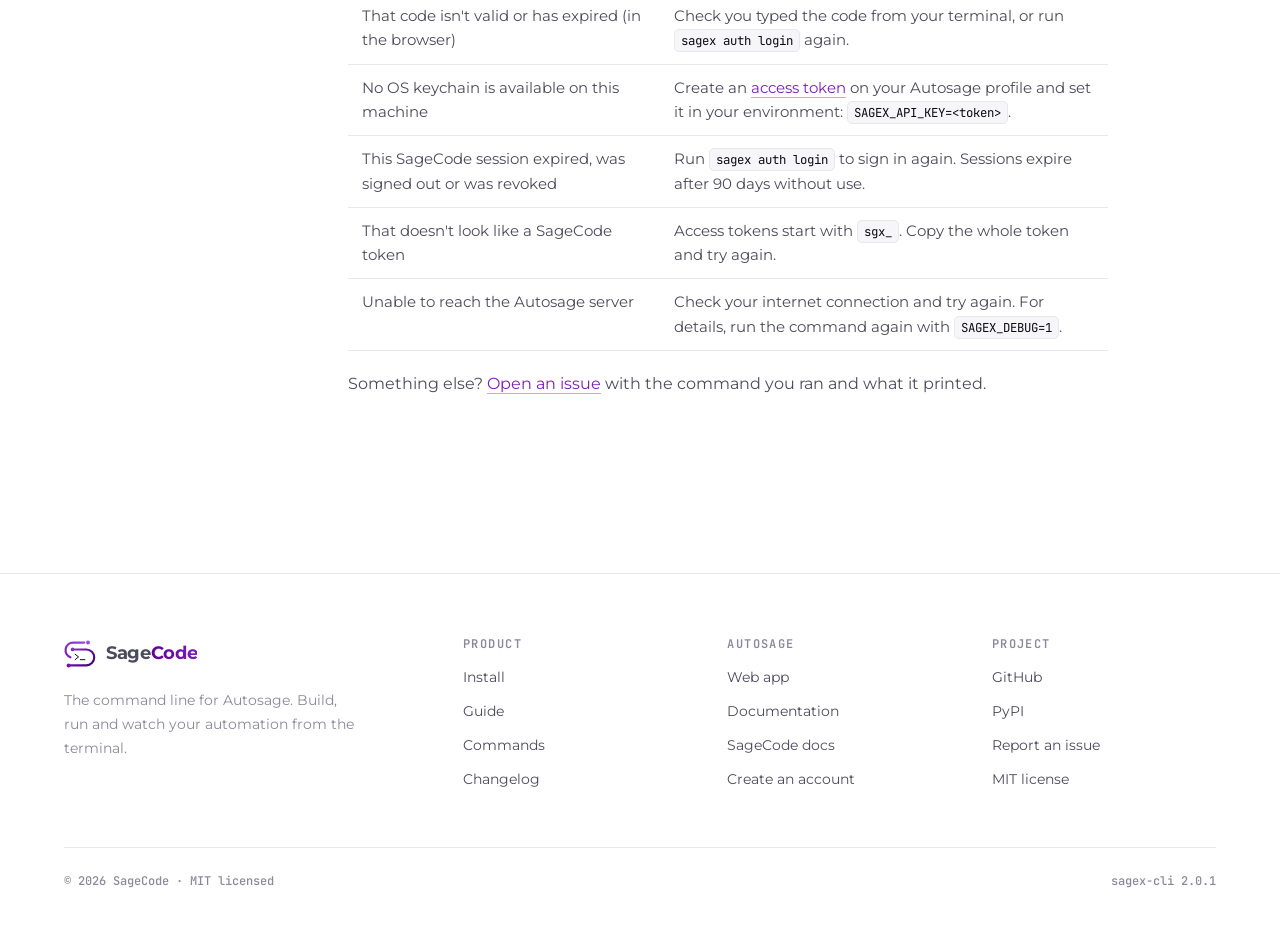
<file: web/install.html>
<!doctype html>
<html lang="en" data-theme="dark">
<head>
  <meta charset="utf-8">
  <meta name="viewport" content="width=device-width, initial-scale=1">
  <title>Install SageCode</title>
  <meta name="description" content="Install SageCode on macOS, Linux or Windows in one line, sign in with your Autosage account, and run your first command.">
  <meta property="og:type" content="website">
  <meta property="og:title" content="Install SageCode">
  <meta property="og:description" content="One line on macOS, Linux or Windows. Then log in and run your first command.">
  <meta property="og:url" content="https://sagecode.web.app/install.html">
  <meta property="og:image" content="https://sagecode.web.app/assets/img/og-cover.png">
  <meta name="twitter:card" content="summary_large_image">
  <link rel="canonical" href="https://sagecode.web.app/install.html">
  <meta name="theme-color" content="#050507">
  <link rel="icon" href="assets/img/favicon.svg" type="image/svg+xml">
  <link rel="apple-touch-icon" href="assets/img/apple-touch-icon.png">
  <link rel="preconnect" href="https://fonts.googleapis.com">
  <link rel="preconnect" href="https://fonts.gstatic.com" crossorigin>
  <link rel="stylesheet" href="https://fonts.googleapis.com/css2?family=JetBrains+Mono:wght@400..700&family=Montserrat:wght@400..800&display=swap">
  <link rel="stylesheet" href="assets/css/site.css">
  <script>(function(){try{var q=new URLSearchParams(location.search).get("theme"),t=(q==="light"||q==="dark")?q:localStorage.getItem("sagex-theme")||(matchMedia("(prefers-color-scheme: light)").matches?"light":"dark");document.documentElement.dataset.theme=t}catch(e){}})();</script>
</head>
<body>
  <a class="skip-link" href="#main">Skip to content</a>
  <div class="rails" aria-hidden="true"><span class="beam"></span><span class="beam right"></span></div>

  <!-- chrome:header -->
  <header class="site-header">
    <div class="container">
      <a class="brand" href="index.html" aria-label="SageCode home"
        ><img
          class="brand-mark on-dark"
          src="assets/img/mark-dark.svg"
          alt=""
          width="32"
          height="28"
        /><img
          class="brand-mark on-light"
          src="assets/img/mark-light.svg"
          alt=""
          width="32"
          height="28"
        /><span class="wordmark">Sage<b>Code</b></span
        ><small>v2.0</small></a
      >
      <nav class="nav" aria-label="Main">
        <a href="index.html#features">Features</a>
        <a href="install.html" aria-current="page">Install</a>
        <a href="guide.html">Guide</a>
        <a href="commands.html">Commands</a>
        <a href="changelog.html">Changelog</a>
        <a class="nav-ext" href="https://autosagex.web.app"
          >Autosage<svg
            viewBox="0 0 24 24"
            fill="none"
            stroke="currentColor"
            stroke-width="1.75"
            stroke-linecap="round"
            stroke-linejoin="round"
            aria-hidden="true"
          >
            <path d="M7 17 17 7M8 7h9v9" /></svg
        ></a>
        <a class="nav-ext" href="https://autosagexdocs.web.app/sagecode/"
          >SageCode docs<svg
            viewBox="0 0 24 24"
            fill="none"
            stroke="currentColor"
            stroke-width="1.75"
            stroke-linecap="round"
            stroke-linejoin="round"
            aria-hidden="true"
          >
            <path d="M7 17 17 7M8 7h9v9" /></svg
        ></a>
        <a class="btn btn-primary nav-cta" href="install.html"
          >Install SageCode</a
        >
      </nav>
      <div class="header-actions">
        <a
          class="icon-btn ref-btn"
          href="https://autosagex.web.app"
          title="Autosage"
          aria-label="Autosage web app"
          ><svg viewBox="0 0 240 240" fill="currentColor" aria-hidden="true">
            <path
              d="M113 240C40 236-12 167 2 96C14 38 67-2 126 0C205 4 259 83 234 159C228 176 220 189 211 195C194 206 170 203 158 187L156 185L154 186C150 188 151 188 146 183C144 181 142 179 142 178C142 178 142 178 139 179C137 180 135 180 133 181C132 181 130 181 130 181C130 181 130 184 129 187C128 191 128 193 128 194C127 194 114 194 113 194C113 194 112 193 111 187C110 182 110 181 110 181C106 180 103 180 101 179C100 178 98 178 98 178C98 178 97 180 96 181C94 183 92 185 92 186L90 188L87 186C83 184 77 180 77 180C77 180 78 177 79 174L81 168L78 166C77 164 75 162 74 161L72 160L66 161C63 162 60 163 60 163C60 163 56 157 54 154L53 151L53 150C54 149 61 143 62 142C62 142 62 141 61 139C61 137 60 134 60 133C59 130 60 130 53 129C50 128 47 128 47 127C46 127 46 114 47 113C47 113 48 112 53 111C56 111 59 110 59 110C59 110 59 108 60 107C60 106 61 103 61 102C62 100 62 98 62 98C61 97 53 90 53 90C53 89 60 77 60 77C60 77 63 78 66 79L72 81L76 76L81 72L79 66C78 63 77 60 77 60C78 59 89 53 90 53C90 53 92 55 94 58C96 60 98 62 98 62C98 62 100 62 101 61C102 61 105 60 107 60L110 59L111 53L113 47L120 47L128 47L129 53C130 60 130 59 133 60C134 60 137 61 139 61C140 62 142 62 142 62C142 62 144 60 146 58C148 55 150 53 151 53C151 53 163 60 163 60C163 60 163 63 162 66L160 72L164 76L168 81L174 79C177 78 180 77 180 77C181 77 188 89 187 90C187 90 181 96 178 98C178 98 179 100 179 101C180 103 180 106 181 107C181 109 181 110 181 110C181 110 184 111 188 111L194 113L194 116C194 118 194 122 194 124L194 128L188 129C180 130 181 130 181 133C180 135 179 140 178 141C178 142 179 143 183 146C185 148 187 150 187 150C188 151 182 161 180 163C180 163 179 163 174 162C168 159 168 159 168 161C168 183 195 192 207 173C219 155 225 125 220 101C209 46 156 10 102 20C48 30 12 81 20 135C28 193 84 231 141 220C146 218 147 218 150 220C156 223 156 233 150 236C145 239 126 241 113 240ZM125 166C160 162 178 123 159 94C138 63 90 68 77 103C64 135 91 170 125 166ZM116 158L115 158L114 154L113 149L111 149C110 149 109 148 107 147L105 146L101 148C99 150 97 151 97 151C96 151 93 147 91 145L89 143L92 140C95 135 95 136 93 133C92 131 92 130 91 129L91 127L87 126C84 126 82 125 82 125C82 125 82 120 82 117L82 115L86 114C91 113 91 113 92 110C92 109 93 108 93 106L94 105L92 101C91 99 90 97 90 97C90 96 94 92 96 90L97 89L101 92L105 94L106 94C107 93 109 92 110 92L113 91L114 86C114 84 115 82 115 82C115 82 125 82 125 82C125 82 126 84 126 86L127 91L130 92C131 92 133 93 134 94L136 94L140 92L143 89L144 90C145 91 149 94 150 96L151 97L148 101L146 105L147 106C147 107 148 109 148 110C149 113 149 113 154 114L158 115L158 117C159 119 158 125 158 125C158 125 156 126 154 126L149 127L149 129C148 130 148 132 147 133C146 134 146 136 146 136C146 136 147 138 149 140L151 143L150 145C148 147 144 151 143 151C143 151 141 150 139 148L136 146L134 147C132 147 131 148 130 149L127 150L126 154C126 156 126 158 125 158C125 158 118 159 116 158Z"
            /></svg
        ></a>
        <a
          class="icon-btn ref-btn"
          href="https://autosagexdocs.web.app/sagecode/"
          title="SageCode docs"
          aria-label="SageCode docs"
          ><svg
            viewBox="0 0 24 24"
            fill="none"
            stroke="currentColor"
            stroke-width="1.75"
            stroke-linecap="round"
            stroke-linejoin="round"
            aria-hidden="true"
          >
            <path d="M2 4h6a4 4 0 0 1 4 4v13a3 3 0 0 0-3-3H2z" />
            <path d="M22 4h-6a4 4 0 0 0-4 4v13a3 3 0 0 1 3-3h7z" /></svg
        ></a>
        <a
          class="icon-btn"
          href="https://github.com/Lagnajit09/sagex"
          aria-label="SageCode on GitHub"
          ><svg viewBox="0 0 24 24" fill="currentColor" aria-hidden="true">
            <path
              d="M12 .5a11.5 11.5 0 0 0-3.64 22.41c.58.1.79-.25.79-.56v-2c-3.2.7-3.88-1.37-3.88-1.37-.52-1.33-1.28-1.69-1.28-1.69-1.05-.71.08-.7.08-.7 1.16.08 1.77 1.19 1.77 1.19 1.03 1.77 2.7 1.26 3.36.96.1-.75.4-1.26.73-1.55-2.55-.29-5.24-1.28-5.24-5.69 0-1.26.45-2.28 1.19-3.09-.12-.29-.52-1.46.11-3.05 0 0 .97-.31 3.17 1.18a11 11 0 0 1 5.77 0c2.2-1.49 3.17-1.18 3.17-1.18.63 1.59.23 2.76.11 3.05.74.81 1.19 1.83 1.19 3.09 0 4.42-2.69 5.39-5.25 5.68.41.36.78 1.06.78 2.14v3.17c0 .31.21.67.8.56A11.5 11.5 0 0 0 12 .5z"
            /></svg
        ></a>
        <button
          class="icon-btn theme-toggle"
          type="button"
          aria-label="Toggle colour theme"
        >
          <svg
            class="moon"
            viewBox="0 0 24 24"
            fill="none"
            stroke="currentColor"
            stroke-width="1.75"
            stroke-linecap="round"
            stroke-linejoin="round"
            aria-hidden="true"
          >
            <path d="M21 12.8A9 9 0 1 1 11.2 3a7 7 0 0 0 9.8 9.8z" /></svg
          ><svg
            class="sun"
            viewBox="0 0 24 24"
            fill="none"
            stroke="currentColor"
            stroke-width="1.75"
            stroke-linecap="round"
            aria-hidden="true"
          >
            <circle cx="12" cy="12" r="4" />
            <path
              d="M12 2v2M12 20v2M4.9 4.9l1.4 1.4M17.7 17.7l1.4 1.4M2 12h2M20 12h2M4.9 19.1l1.4-1.4M17.7 6.3l1.4-1.4"
            />
          </svg>
        </button>
        <button
          class="icon-btn menu-toggle"
          type="button"
          aria-label="Menu"
          aria-expanded="false"
        >
          <svg
            class="i-open"
            viewBox="0 0 24 24"
            fill="none"
            stroke="currentColor"
            stroke-width="1.75"
            stroke-linecap="round"
            aria-hidden="true"
          >
            <path d="M4 7h16M4 12h16M4 17h16" /></svg
          ><svg
            class="i-close"
            viewBox="0 0 24 24"
            fill="none"
            stroke="currentColor"
            stroke-width="1.75"
            stroke-linecap="round"
            aria-hidden="true"
          >
            <path d="M6 6l12 12M18 6 6 18" />
          </svg>
        </button>
        <a class="btn btn-primary btn-sm" href="install.html">Install</a>
      </div>
    </div>
  </header>
  <!-- /chrome:header -->

  <main id="main">
    <section class="page-hero">
      <div class="grid-bg" aria-hidden="true"></div>
      <div class="container" style="position: relative">
        <div class="eyebrow"><b>01</b> Install</div>
        <h1>Install SageCode</h1>
        <p>Up and running in about a minute: install SageCode, sign in with your Autosage account, and run your first <code style="font-size: .9em">sagex</code> command.</p>
      </div>
    </section>

    <div class="docs-wrap">
    <div class="container docs">
      <aside class="toc" aria-label="On this page">
        <h4>On this page</h4>
        <ul>
          <li><a href="#before">Before you start</a></li>
          <li><a href="#install">Install and sign in</a></li>
          <li><a href="#other">Other ways to install</a></li>
          <li><a href="#sessions">Sessions and CI tokens</a></li>
          <li><a href="#configure">Configuration</a></li>
          <li><a href="#update">Update or uninstall</a></li>
          <li><a href="#troubleshooting">Troubleshooting</a></li>
        </ul>
      </aside>

      <article class="prose">
        <section id="before">
          <h2>Before you start</h2>
          <ul>
            <li><strong>An Autosage account.</strong> <a href="https://autosagex.web.app/signup">Create one free</a> if you don't have one. You sign in through your browser, so there's no key to copy.</li>
            <li><strong>macOS, Linux or Windows</strong>, with Python 3.11 or newer. The one-line installer downloads Python for you if you don't have it.</li>
            <li><strong>An OS keychain</strong> to keep your session in. macOS and Windows have one built in; on Linux, SageCode uses Secret Service (GNOME Keyring or KWallet). No keychain, as on a CI runner? Use an <a href="#sessions">access token</a> instead.</li>
          </ul>
        </section>

        <section id="install">
          <h2>Install and sign in</h2>
          <ol class="steps">
            <li>
              <h3>Run the installer</h3>
              <p>It installs SageCode as an isolated tool with <a href="https://docs.astral.sh/uv/">uv</a> (installing uv first if needed) and puts the <code>sagex</code> command on your PATH.</p>
              <div class="tabs" data-tabs>
                <div class="install-tabs" role="tablist" aria-label="Operating system">
                  <button type="button" role="tab" data-tab="unix" aria-selected="true">macOS / Linux</button>
                  <button type="button" role="tab" data-tab="windows" aria-selected="false">Windows</button>
                </div>
                <div class="install-panel" role="tabpanel" data-panel="unix" data-copyable>
                  <code><span class="p">$</span>curl -LsSf https://sagecode.web.app/install.sh | sh</code>
                  <button class="copy-btn" type="button"><svg viewBox="0 0 24 24" fill="none" stroke="currentColor" stroke-width="1.75" stroke-linecap="round" stroke-linejoin="round" aria-hidden="true"><rect x="9" y="9" width="12" height="12" rx="2"/><path d="M5 15H4a1 1 0 0 1-1-1V4a1 1 0 0 1 1-1h10a1 1 0 0 1 1 1v1"/></svg><span class="lbl">Copy</span></button>
                </div>
                <div class="install-panel" role="tabpanel" data-panel="windows" data-copyable hidden>
                  <code><span class="p">PS&gt;</span>irm https://sagecode.web.app/install.ps1 | iex</code>
                  <button class="copy-btn" type="button"><svg viewBox="0 0 24 24" fill="none" stroke="currentColor" stroke-width="1.75" stroke-linecap="round" stroke-linejoin="round" aria-hidden="true"><rect x="9" y="9" width="12" height="12" rx="2"/><path d="M5 15H4a1 1 0 0 1-1-1V4a1 1 0 0 1 1-1h10a1 1 0 0 1 1 1v1"/></svg><span class="lbl">Copy</span></button>
                </div>
              </div>
              <p>To install a specific version, set <code>SAGEX_VERSION</code> first, for example <code>SAGEX_VERSION=2.0.1</code>.</p>
            </li>
            <li>
              <h3>Open a new terminal and check it</h3>
              <div class="term">
                <div class="term-bar"><span class="term-dots" aria-hidden="true"><i></i><i></i><i></i></span><span class="term-title">terminal</span></div>
                <div class="term-body"><span class="l"><span class="t-cli">❯</span> sagex --version</span><span class="l">sagex 2.0.1</span></div>
              </div>
            </li>
            <li>
              <h3>Sign in with your browser</h3>
              <p>SageCode shows a one-time code and opens Autosage in your browser. Check the code matches the one in your terminal, then click <strong>Approve</strong>. On a server or over SSH, open the link on any device instead. Your session is saved to your OS keychain.</p>
              <div class="term">
                <div class="term-bar"><span class="term-dots" aria-hidden="true"><i></i><i></i><i></i></span><span class="term-title">terminal</span></div>
                <div class="term-body"><span class="l"><span class="t-cli">❯</span> sagex auth login</span><span class="l">Your one-time code: <b>WDJB-MJHT</b></span><span class="l">Approve the sign-in at: https://autosagex.web.app/cli-auth?code=WDJB-MJHT</span><span class="l t-dim">Opened your browser. Check the code matches, then approve.</span><span class="l"><span class="t-ok">✓</span> Logged in to Autosage as you@example.com on my-laptop.</span></div>
              </div>
            </li>
            <li>
              <h3>Run your first commands</h3>
              <div class="term">
                <div class="term-bar"><span class="term-dots" aria-hidden="true"><i></i><i></i><i></i></span><span class="term-title">terminal</span></div>
                <div class="term-body"><span class="l"><span class="t-cli">❯</span> sagex list workflow      <span class="t-dim"># your workflows, as a table</span></span><span class="l"><span class="t-cli">❯</span> sagex                    <span class="t-dim"># open the terminal app, then ask Sage anything</span></span><span class="l"><span class="t-cli">❯</span> sagex --help             <span class="t-dim"># every command group</span></span></div>
              </div>
              <p>Next, read the <a href="guide.html">guide</a>, <a href="guide.html#sage">ask Sage</a>, or browse <a href="commands.html">all the commands</a>.</p>
            </li>
          </ol>
        </section>

        <section id="other">
          <h2>Other ways to install</h2>
          <p>SageCode is on PyPI as <a href="https://pypi.org/project/sagex-cli/"><code>sagex-cli</code></a>; the command it installs is <code>sagex</code>. Any Python tool manager works:</p>
          <table>
            <thead><tr><th>Tool</th><th>Command</th></tr></thead>
            <tbody>
              <tr><td>uv</td><td><code>uv tool install sagex-cli</code></td></tr>
              <tr><td>pipx</td><td><code>pipx install sagex-cli</code></td></tr>
              <tr><td>pip</td><td><code>pip install sagex-cli</code> (into a virtual environment)</td></tr>
              <tr><td>A pinned version</td><td><code>uv tool install sagex-cli==2.0.1</code></td></tr>
            </tbody>
          </table>
          <p>Prefer to read the installer first? It's short: <a href="https://github.com/Lagnajit09/sagex/blob/main/scripts/install.sh">install.sh</a> and <a href="https://github.com/Lagnajit09/sagex/blob/main/scripts/install.ps1">install.ps1</a>.</p>
        </section>

        <section id="sessions">
          <h2>Sessions and CI tokens</h2>
          <p>Every sign-in is a <strong>session</strong>. The SageCode section of your <a href="https://autosagex.web.app/profile#sagecode">Autosage profile</a> lists them all: the device and system, the SageCode version, when it was last active, and how many commands and runs it has started. Revoke any of them there, and that machine is signed out at once.</p>
          <ul>
            <li><strong>New devices.</strong> Autosage emails you when SageCode signs in on a device it hasn't seen before.</li>
            <li><strong>Idle sessions expire</strong> after 90 days without use. Run <code>sagex auth login</code> to sign in again.</li>
            <li><strong>One session per machine.</strong> Signing in again replaces the machine's previous session, and <code>sagex auth logout</code> signs it out.</li>
          </ul>
          <p><strong>CI and scripts.</strong> Where there's no browser or keychain, create an <strong>access token</strong> on your profile (<em>Create token</em>) and store it as a secret named <code>SAGEX_API_KEY</code>. It's shown once, and works until you revoke it or it goes 90 days unused. To save one to a machine's keychain instead, pipe it in:</p>
          <div class="term">
            <div class="term-bar"><span class="term-dots" aria-hidden="true"><i></i><i></i><i></i></span><span class="term-title">terminal</span></div>
            <div class="term-body"><span class="l"><span class="t-cli">❯</span> echo "$SAGECODE_TOKEN" | sagex auth login --with-token</span><span class="l"><span class="t-ok">✓</span> Logged in to Autosage as you@example.com.</span></div>
          </div>
        </section>

        <section id="configure">
          <h2>Configuration</h2>
          <p>SageCode works out of the box. These environment variables change its behaviour when you need to:</p>
          <table>
            <thead><tr><th>Variable</th><th>What it does</th></tr></thead>
            <tbody>
              <tr><td><code>SAGEX_API_KEY</code></td><td>Use this <a href="#sessions">access token</a> instead of the keychain. It takes precedence over a saved sign-in. Made for CI jobs and machines without a keychain.</td></tr>
              <tr><td><code>SAGEX_API_URL</code></td><td>Point SageCode at a different Autosage server.</td></tr>
              <tr><td><code>SAGEX_DEBUG=1</code></td><td>Add connection details to network errors.</td></tr>
            </tbody>
          </table>
          <p>Your preferences, such as the workspace folder and the terminal app's shell, are saved in <code>~/.sagex/config.json</code>. Check your login at any time:</p>
          <div class="term">
            <div class="term-bar"><span class="term-dots" aria-hidden="true"><i></i><i></i><i></i></span><span class="term-title">terminal</span></div>
            <div class="term-body"><span class="l"><span class="t-cli">❯</span> sagex auth status</span><span class="l"><span class="t-ok">✓</span> Logged in to Autosage as you@example.com</span><span class="l t-dim">  Device session: my-laptop · sgx_…VphY</span><span class="l t-dim">  Activity: 12 commands · 3 runs started</span><span class="l t-dim">  Manage your sessions: https://autosagex.web.app/profile#sagecode</span></div>
          </div>
        </section>

        <section id="update">
          <h2>Update or uninstall</h2>
          <p>Upgrade with the same tool you installed with:</p>
          <div class="term">
            <div class="term-bar"><span class="term-dots" aria-hidden="true"><i></i><i></i><i></i></span><span class="term-title">terminal</span></div>
            <div class="term-body"><span class="l"><span class="t-cli">❯</span> uv tool upgrade sagex-cli    <span class="t-dim"># or: pipx upgrade sagex-cli · pip install -U sagex-cli</span></span></div>
          </div>
          <p>To uninstall, log out first so the session is signed out and removed from your keychain, then remove the tool:</p>
          <div class="term">
            <div class="term-bar"><span class="term-dots" aria-hidden="true"><i></i><i></i><i></i></span><span class="term-title">terminal</span></div>
            <div class="term-body"><span class="l"><span class="t-cli">❯</span> sagex auth logout</span><span class="l">Logged out — this machine's session is signed out and removed from your OS keychain.</span><span class="l"><span class="t-cli">❯</span> uv tool uninstall sagex-cli</span></div>
          </div>
        </section>

        <section id="troubleshooting">
          <h2>Troubleshooting</h2>
          <table>
            <thead><tr><th>You see</th><th>What to do</th></tr></thead>
            <tbody>
              <tr><td><code>sagex: command not found</code></td><td>Open a new terminal so your PATH is reloaded. Still missing? Run <code>uv tool update-shell</code>, then open another terminal.</td></tr>
              <tr><td>This sign-in request expired</td><td>Approve within 10 minutes of running <code>sagex auth login</code>. Run it again for a new code.</td></tr>
              <tr><td>That code isn't valid or has expired (in the browser)</td><td>Check you typed the code from your terminal, or run <code>sagex auth login</code> again.</td></tr>
              <tr><td>No OS keychain is available on this machine</td><td>Create an <a href="#sessions">access token</a> on your Autosage profile and set it in your environment: <code>SAGEX_API_KEY=&lt;token&gt;</code>.</td></tr>
              <tr><td>This SageCode session expired, was signed out or was revoked</td><td>Run <code>sagex auth login</code> to sign in again. Sessions expire after 90 days without use.</td></tr>
              <tr><td>That doesn't look like a SageCode token</td><td>Access tokens start with <code>sgx_</code>. Copy the whole token and try again.</td></tr>
              <tr><td>Unable to reach the Autosage server</td><td>Check your internet connection and try again. For details, run the command again with <code>SAGEX_DEBUG=1</code>.</td></tr>
            </tbody>
          </table>
          <p>Something else? <a href="https://github.com/Lagnajit09/sagex/issues">Open an issue</a> with the command you ran and what it printed.</p>
        </section>
      </article>
    </div>
    </div>
  </main>

  <!-- chrome:footer -->
  <footer class="site-footer">
    <div class="container">
      <div class="footer-grid">
        <div>
          <a class="brand" href="index.html" aria-label="SageCode home"
            ><img
              class="brand-mark on-dark"
              src="assets/img/mark-dark.svg"
              alt=""
              width="32"
              height="28"
            /><img
              class="brand-mark on-light"
              src="assets/img/mark-light.svg"
              alt=""
              width="32"
              height="28"
            /><span class="wordmark">Sage<b>Code</b></span></a
          >
          <p>
            The command line for Autosage. Build, run and watch your
            automation from the terminal.
          </p>
        </div>
        <div>
          <h4>Product</h4>
          <ul>
            <li><a href="install.html">Install</a></li>
            <li><a href="guide.html">Guide</a></li>
            <li><a href="commands.html">Commands</a></li>
            <li><a href="changelog.html">Changelog</a></li>
          </ul>
        </div>
        <div>
          <h4>Autosage</h4>
          <ul>
            <li><a href="https://autosagex.web.app">Web app</a></li>
            <li><a href="https://autosagexdocs.web.app">Documentation</a></li>
            <li>
              <a href="https://autosagexdocs.web.app/sagecode/">SageCode docs</a>
            </li>
            <li>
              <a href="https://autosagex.web.app/signup">Create an account</a>
            </li>
          </ul>
        </div>
        <div>
          <h4>Project</h4>
          <ul>
            <li><a href="https://github.com/Lagnajit09/sagex">GitHub</a></li>
            <li><a href="https://pypi.org/project/sagex-cli/">PyPI</a></li>
            <li>
              <a href="https://github.com/Lagnajit09/sagex/issues"
                >Report an issue</a
              >
            </li>
            <li>
              <a href="https://github.com/Lagnajit09/sagex/blob/main/LICENSE"
                >MIT license</a
              >
            </li>
          </ul>
        </div>
      </div>
      <div class="footer-bottom">
        <span>© 2026 SageCode · MIT licensed</span
        ><span>sagex-cli 2.0.1</span>
      </div>
    </div>
  </footer>
  <!-- /chrome:footer -->

  <script src="assets/js/site.js" defer></script>
</body>
</html>
</file>
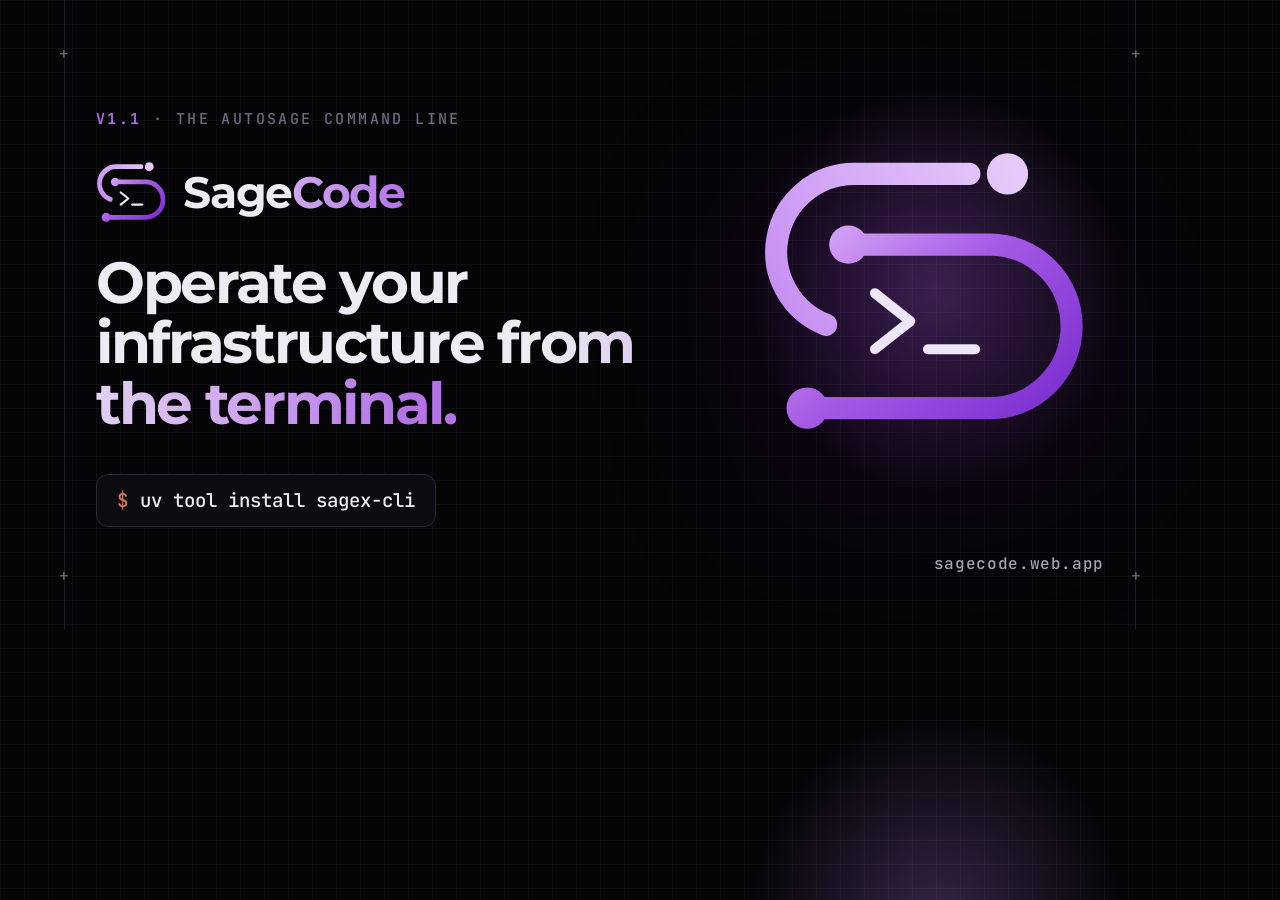
<file: web/tools/og-cover.html>
<!doctype html>
<!--
  Source of web/assets/img/og-cover.png (the 1200×630 social share image).
  Re-render after editing, e.g. with headless Chrome:
    chrome --headless=new --hide-scrollbars --window-size=1200,630 \
      --screenshot=web/assets/img/og-cover.png web/tools/og-cover.html
-->
<html>
<head>
  <meta charset="utf-8">
  <link rel="stylesheet" href="https://fonts.googleapis.com/css2?family=JetBrains+Mono:wght@400..700&family=Montserrat:wght@400..800&display=swap">
  <style>
    html, body { margin: 0; width: 1200px; height: 630px; overflow: hidden; }
    body {
      position: relative; background: #050507; color: #ececf2; font-family: Montserrat, sans-serif;
      background-image:
        radial-gradient(closest-side at 78% 46%, rgba(179, 115, 231, 0.28), transparent 70%),
        linear-gradient(to right, rgba(255, 255, 255, 0.035) 1px, transparent 1px),
        linear-gradient(to bottom, rgba(255, 255, 255, 0.035) 1px, transparent 1px);
      background-size: 100% 100%, 24px 24px, 24px 24px;
    }
    .rail { position: absolute; top: 0; bottom: 0; width: 1px; background: #1c1c27; }
    .mark { position: absolute; font: 400 16px/1 "JetBrains Mono", monospace; color: #6c6c7e; }
    .copy { position: absolute; left: 96px; top: 112px; width: 640px; }
    .eyebrow { font: 500 15px/1 "JetBrains Mono", monospace; letter-spacing: .16em; text-transform: uppercase; color: #6c6c7e; }
    .eyebrow b { color: #b373e7; font-weight: 600; }
    .brand { display: flex; align-items: center; gap: 16px; margin-top: 34px; font-weight: 700; font-size: 44px; letter-spacing: -.03em; }
    .brand img { height: 62px; }
    .brand b { background: linear-gradient(95deg, #d0a8f0, #b373e7); -webkit-background-clip: text; background-clip: text; color: transparent; }
    h1 { margin: 30px 0 0; font-size: 58px; line-height: 1.04; letter-spacing: -.04em; font-weight: 700; }
    h1 span { background: linear-gradient(100deg, #ececf2 10%, #d0a8f0 55%, #b373e7 90%); -webkit-background-clip: text; background-clip: text; color: transparent; }
    .cmd {
      display: inline-flex; gap: 12px; margin-top: 40px; padding: 16px 20px; border: 1px solid #2a2a38; border-radius: 12px;
      background: #0c0c12; font: 500 19px/1 "JetBrains Mono", monospace;
    }
    .cmd i { color: #d77757; font-style: normal; }
    .art { position: absolute; right: 110px; top: 110px; width: 330px; height: 362px; }
    .art img { width: 100%; height: 100%; filter: drop-shadow(0 40px 80px rgba(97, 0, 148, 0.55)); }
    .url { position: absolute; right: 96px; bottom: 58px; font: 500 16px/1 "JetBrains Mono", monospace; color: #a3a3b4; letter-spacing: .04em; }
  </style>
</head>
<body>
  <div class="rail" style="left: 64px"></div><div class="rail" style="right: 64px"></div>
  <span class="mark" style="left: 59px; top: 46px">+</span><span class="mark" style="right: 59px; top: 46px">+</span>
  <span class="mark" style="left: 59px; bottom: 46px">+</span><span class="mark" style="right: 59px; bottom: 46px">+</span>
  <div class="copy">
    <div class="eyebrow"><b>v1.1</b> · the Autosage command line</div>
    <div class="brand"><img src="../assets/img/mark-dark.svg" alt=""><span>Sage<b>Code</b></span></div>
    <h1>Operate your infrastructure <span>from the terminal.</span></h1>
    <div class="cmd"><i>$</i>uv tool install sagex-cli</div>
  </div>
  <div class="art"><img src="../assets/img/mark-dark.svg" alt=""></div>
  <div class="url">sagecode.web.app</div>
</body>
</html>
</file>
<file: web/assets/css/site.css>
/* sagex website. One stylesheet for every page.
 *
 * Autosage's type and palette (Montserrat, the purple "workflow" scale, green/blue/gold
 * node colours) drawn as an engineering blueprint: hairline grid, registration marks,
 * rails with a travelling beam, mono annotations. Dark by default, light via
 * [data-theme="light"] on <html>. Terminals stay dark in both themes.
 */

/* ── Tokens ─────────────────────────────────────────────────────────────── */

:root {
  --font-sans: "Montserrat", system-ui, -apple-system, "Segoe UI", sans-serif;
  --font-mono: "JetBrains Mono", ui-monospace, "Cascadia Code", Menlo, Consolas, monospace;

  --bg: #050507;
  --bg-soft: #08080c;
  --surface: #0c0c12;
  --surface-2: #12121a;
  --line: #1c1c27;
  --line-strong: #2a2a38;
  --grid: rgba(255, 255, 255, 0.032);
  --text: #ececf2;
  --text-2: #a3a3b4;
  --text-3: #6c6c7e;

  --brand: #b373e7;          /* workflow nebula */
  --brand-2: #d0a8f0;        /* workflow aurora */
  --brand-deep: #610094;     /* workflow royal */
  --brand-ink: #ecdcf9;      /* workflow whisper */
  --brand-soft: rgba(179, 115, 231, 0.12);
  --brand-glow: rgba(179, 115, 231, 0.28);

  --trigger: #22c55e;        /* node colours, brightened for dark backgrounds */
  --action: #6b84ff;
  --decision: #e0c21a;
  --ok: #22c55e;
  --warn: #f5a524;
  --err: #f04f4f;
  --cli: #d77757;            /* the CLI's own accent: ✻ and ❯ */

  --btn-bg: #f4f4f7;
  --btn-fg: #07070a;

  --radius: 12px;
  --radius-sm: 8px;
  --container: 1200px;
  --header-h: 64px;
  --shadow: 0 1px 0 rgba(255, 255, 255, 0.04) inset, 0 20px 60px -30px rgba(0, 0, 0, 0.8);
  color-scheme: dark;
}

[data-theme="light"] {
  --bg: #ffffff;
  --bg-soft: #fafafc;
  --surface: #ffffff;
  --surface-2: #f6f6f9;
  --line: #e7e7ee;
  --line-strong: #d6d6e0;
  --grid: rgba(20, 10, 40, 0.05);
  --text: #0c0b12;
  --text-2: #4c4b5c;
  --text-3: #8a899b;

  --brand: #7a1fb8;
  --brand-2: #610094;
  --brand-soft: rgba(97, 0, 148, 0.07);
  --brand-glow: rgba(97, 0, 148, 0.16);

  --trigger: #16a34a;
  --action: #3550d6;
  --decision: #a88e00;

  --btn-bg: #0c0b12;
  --btn-fg: #ffffff;
  --shadow: 0 1px 2px rgba(20, 10, 40, 0.04), 0 24px 50px -30px rgba(20, 10, 40, 0.25);
  color-scheme: light;
}

/* ── Base ───────────────────────────────────────────────────────────────── */

*, *::before, *::after { box-sizing: border-box; }

html {
  scroll-behavior: smooth; scroll-padding-top: calc(var(--header-h) + 24px);
  -webkit-text-size-adjust: 100%; text-size-adjust: 100%;   /* no font inflation on rotate (iOS) */
}

body {
  margin: 0;
  font-family: var(--font-sans);
  font-size: 16px;
  line-height: 1.65;
  color: var(--text);
  background: var(--bg);
  -webkit-font-smoothing: antialiased;
  text-rendering: optimizeLegibility;
}

img, svg { display: block; max-width: 100%; }
a { color: inherit; text-decoration: none; }
p { margin: 0 0 1em; }
h1, h2, h3, h4 { margin: 0; line-height: 1.12; letter-spacing: -0.025em; font-weight: 700; }
code, kbd, pre, .mono { font-family: var(--font-mono); }
::selection { background: var(--brand-glow); }

:focus-visible { outline: 2px solid var(--brand); outline-offset: 3px; border-radius: 6px; }

/* Scrollbars: thin, no track, no arrow buttons, just a faint thumb. (Not hover-only:
   Chromium doesn't repaint a custom thumb when its container becomes hovered.) */
::-webkit-scrollbar { width: 6px; height: 6px; background: transparent; }
::-webkit-scrollbar-track, ::-webkit-scrollbar-corner { background: transparent; }
::-webkit-scrollbar-button { display: none; width: 0; height: 0; }
::-webkit-scrollbar-thumb { background: color-mix(in srgb, var(--text-3) 32%, transparent); border-radius: 6px; }
::-webkit-scrollbar-thumb:hover { background: color-mix(in srgb, var(--text-3) 65%, transparent); }
/* Firefox has no ::-webkit-scrollbar; its standard properties give the same thin look.
   (Scoped to it: in Chromium, setting these would switch the rules above off.) */
@supports not selector(::-webkit-scrollbar) {
  * { scrollbar-width: thin; scrollbar-color: color-mix(in srgb, var(--text-3) 32%, transparent) transparent; }
}

/* Inline code in running text (docs prose has its own, slightly larger, rule). */
.card p code, .section-head p code, .cta p code, .lead code, .checklist code {
  padding: 1px 6px; border-radius: 5px; border: 1px solid var(--line); background: var(--surface-2);
  font-size: 0.84em; color: var(--text); white-space: nowrap;
}

.skip-link {
  position: absolute; left: 16px; top: -48px; z-index: 100;
  padding: 8px 14px; border-radius: var(--radius-sm);
  background: var(--btn-bg); color: var(--btn-fg); font-weight: 600;
}
.skip-link:focus { top: 12px; }

.container { width: 100%; max-width: var(--container); margin: 0 auto; padding: 0 24px; }

.sr-only {
  position: absolute; width: 1px; height: 1px; padding: 0; margin: -1px;
  overflow: hidden; clip: rect(0, 0, 0, 0); white-space: nowrap; border: 0;
}

/* ── Blueprint chrome: rails + beams, grid, registration marks ──────────── */

.rails {
  position: fixed; inset: 0; pointer-events: none; z-index: 0;
}
.rails::before, .rails::after {
  content: ""; position: absolute; top: 0; bottom: 0; width: 1px; background: var(--line);
  left: max(12px, calc(50% - var(--container) / 2));
}
.rails::after { left: auto; right: max(12px, calc(50% - var(--container) / 2)); }
.rails .beam {
  position: absolute; top: 0; width: 1px; height: 180px;
  background: linear-gradient(to bottom, transparent, var(--brand), transparent);
  left: max(12px, calc(50% - var(--container) / 2));
  animation: beam 9s linear infinite;
  opacity: 0.8;
}
.rails .beam.right { left: auto; right: max(12px, calc(50% - var(--container) / 2)); animation-delay: -4.5s; }
@keyframes beam {
  from { transform: translateY(-200px); }
  to { transform: translateY(100vh); }
}

.grid-bg {
  position: absolute; inset: 0; pointer-events: none;
  background-image:
    linear-gradient(to right, var(--grid) 1px, transparent 1px),
    linear-gradient(to bottom, var(--grid) 1px, transparent 1px);
  background-size: 24px 24px;
  -webkit-mask-image: radial-gradient(ellipse 70% 60% at 50% 35%, #000 30%, transparent 75%);
  mask-image: radial-gradient(ellipse 70% 60% at 50% 35%, #000 30%, transparent 75%);
}

/* A section boundary: hairline + "+" registration marks where it meets the rails. */
.section { position: relative; z-index: 1; padding: 112px 0; border-top: 1px solid var(--line); }
.section::before, .section::after {
  content: "+"; position: absolute; top: -0.78em; z-index: 2;
  font: 400 15px/1 var(--font-mono); color: var(--text-3);
  left: max(12px, calc(50% - var(--container) / 2)); transform: translateX(-50%);
}
.section::after { left: auto; right: max(12px, calc(50% - var(--container) / 2)); transform: translateX(50%); }

.eyebrow {
  display: inline-flex; align-items: center; gap: 10px;
  font: 500 12px/1 var(--font-mono); letter-spacing: 0.14em; text-transform: uppercase;
  color: var(--text-3); margin-bottom: 20px;
}
.eyebrow b { color: var(--brand); font-weight: 600; }
.eyebrow::after { content: ""; width: 40px; height: 1px; background: var(--line-strong); }

.section-head { max-width: 720px; margin-bottom: 56px; }
.section-head h2 { font-size: clamp(1.9rem, 3.4vw, 2.75rem); }
.section-head p { margin-top: 18px; font-size: 1.075rem; color: var(--text-2); }
.section-head.center { margin-left: auto; margin-right: auto; text-align: center; }
.section-head.center .eyebrow::before { content: ""; width: 40px; height: 1px; background: var(--line-strong); }

.grad-text {
  background: linear-gradient(100deg, var(--text) 10%, var(--brand-2) 55%, var(--brand) 90%);
  -webkit-background-clip: text; background-clip: text; color: transparent;
}

/* ── Header ─────────────────────────────────────────────────────────────── */

.site-header {
  position: sticky; top: 0; z-index: 50; height: var(--header-h);
  background: color-mix(in srgb, var(--bg) 78%, transparent);
  backdrop-filter: saturate(140%) blur(14px); -webkit-backdrop-filter: saturate(140%) blur(14px);
  border-bottom: 1px solid var(--line);
}
.site-header .container { height: 100%; display: flex; align-items: center; gap: 32px; }

.brand { display: inline-flex; align-items: center; gap: 10px; font-weight: 700; font-size: 1.15rem; letter-spacing: -0.02em; }
.brand img { width: auto; height: 28px; }
/* The bare mark has a dark- and a light-background version; show the one for the theme. */
.brand .on-light { display: none; }
[data-theme="light"] .brand .on-dark { display: none; }
[data-theme="light"] .brand .on-light { display: block; }
.wordmark b {
  font-weight: inherit; background: linear-gradient(95deg, var(--brand-2), var(--brand));
  -webkit-background-clip: text; background-clip: text; color: transparent;
}
.brand small {
  font: 500 11px/1 var(--font-mono); color: var(--text-3); letter-spacing: 0.06em;
  padding: 4px 6px; border: 1px solid var(--line); border-radius: 6px; margin-left: 2px;
}

.nav { display: flex; align-items: center; gap: 4px; margin-right: auto; }
.nav a {
  padding: 8px 12px; border-radius: 8px; font-size: 0.92rem; font-weight: 500; color: var(--text-2);
  transition: color 0.15s, background 0.15s;
}
.nav a:hover { color: var(--text); background: var(--surface-2); }
.nav a[aria-current="page"] { color: var(--text); }

.header-actions { display: flex; align-items: center; gap: 8px; }

.icon-btn {
  display: inline-grid; place-items: center; width: 38px; height: 38px; border-radius: 10px;
  border: 1px solid var(--line); background: transparent; color: var(--text-2); cursor: pointer;
  transition: color 0.15s, border-color 0.15s, background 0.15s;
}
.icon-btn:hover { color: var(--text); border-color: var(--line-strong); background: var(--surface-2); }
.icon-btn svg { width: 18px; height: 18px; }
.theme-toggle .sun { display: none; }
[data-theme="light"] .theme-toggle .sun { display: block; }
[data-theme="light"] .theme-toggle .moon { display: none; }
.menu-toggle { display: none; }
.menu-toggle .i-close { display: none; }
.menu-open .menu-toggle .i-open { display: none; }
.menu-open .menu-toggle .i-close { display: block; }
.nav .nav-cta { display: none; }        /* the menu's Install button: phones only */
.nav .nav-ext { display: none; }        /* the menu's Autosage and docs links: the header icons on desktop */

/* ── Buttons ────────────────────────────────────────────────────────────── */

.btn {
  display: inline-flex; align-items: center; justify-content: center; gap: 8px;
  height: 44px; padding: 0 20px; border-radius: 10px; border: 1px solid transparent;
  font: 600 0.95rem/1 var(--font-sans); cursor: pointer; white-space: nowrap;
  transition: transform 0.2s, background 0.2s, border-color 0.2s, box-shadow 0.2s;
}
.btn:hover { transform: translateY(-1px); }
.btn svg { width: 16px; height: 16px; }
.btn-primary { background: var(--btn-bg); color: var(--btn-fg); }
.btn-primary:hover { box-shadow: 0 8px 30px -8px var(--brand-glow); }
.btn-ghost { border-color: var(--line-strong); color: var(--text); background: color-mix(in srgb, var(--surface) 60%, transparent); }
.btn-ghost:hover { border-color: var(--text-3); }
.btn-sm { height: 36px; padding: 0 14px; font-size: 0.875rem; border-radius: 9px; }

/* ── Hero ───────────────────────────────────────────────────────────────── */

.hero { position: relative; z-index: 1; padding: 88px 0 96px; overflow: hidden; }
.hero-glow {
  position: absolute; left: 50%; top: -260px; width: 1100px; height: 620px; transform: translateX(-50%);
  background: radial-gradient(closest-side, var(--brand-glow), transparent 70%);
  filter: blur(20px); opacity: 0.55; pointer-events: none;
}
.hero-inner { position: relative; text-align: center; }

.pill {
  display: inline-flex; align-items: center; gap: 10px; padding: 6px 14px 6px 8px;
  border: 1px solid var(--line-strong); border-radius: 999px; background: var(--surface);
  font: 500 12.5px/1 var(--font-mono); color: var(--text-2);
  transition: border-color 0.2s;
}
.pill:hover { border-color: var(--brand); }
.pill .tag {
  padding: 4px 8px; border-radius: 999px; background: var(--brand-soft); color: var(--brand-2); font-weight: 600;
}
[data-theme="light"] .pill .tag { color: var(--brand-deep); }
.pill .dot { width: 6px; height: 6px; border-radius: 50%; background: var(--ok); box-shadow: 0 0 0 4px rgba(34, 197, 94, 0.15); }

.hero h1 {
  margin: 28px auto 0; max-width: 1040px;
  font-size: clamp(2.5rem, 5.4vw, 4.3rem); font-weight: 700; letter-spacing: -0.04em; line-height: 1.04;
  text-wrap: balance;
}
.hero .lead { max-width: 660px; margin: 24px auto 0; font-size: 1.15rem; color: var(--text-2); }

.hero-ctas { display: flex; flex-wrap: wrap; justify-content: center; gap: 12px; margin-top: 36px; }
.hero-meta {
  display: flex; flex-wrap: wrap; justify-content: center; gap: 8px 18px; margin-top: 22px;
  font: 500 12px/1 var(--font-mono); color: var(--text-3); letter-spacing: 0.02em;
}
.hero-meta span { display: inline-flex; align-items: center; gap: 8px; }
.hero-meta span + span::before { content: ""; width: 3px; height: 3px; border-radius: 50%; background: var(--line-strong); margin-right: 10px; }

/* ── Install widget ─────────────────────────────────────────────────────── */

.install {
  width: 100%; max-width: 820px; margin: 40px auto 0; text-align: left;
  border: 1px solid var(--line-strong); border-radius: var(--radius); background: var(--surface);
  box-shadow: var(--shadow); overflow: hidden;
}
.install-tabs { display: flex; gap: 2px; padding: 6px; border-bottom: 1px solid var(--line); background: var(--bg-soft); }
.install-tabs button {
  flex: 0 0 auto; padding: 7px 12px; border: 0; border-radius: 7px; background: transparent; cursor: pointer;
  font: 500 12.5px/1 var(--font-mono); color: var(--text-3);
}
.install-tabs button:hover { color: var(--text); }
.install-tabs button[aria-selected="true"] { color: var(--text); background: var(--surface-2); box-shadow: 0 0 0 1px var(--line-strong) inset; }
.install-panel { display: flex; align-items: center; gap: 12px; padding: 16px 12px 16px 18px; }
.install-panel[hidden] { display: none; }
.install-panel code {
  flex: 1; min-width: 0; overflow-x: auto; white-space: nowrap;
  font-size: 13px; color: var(--text);
}
.install-panel code .p { color: var(--cli); user-select: none; margin-right: 10px; }
.install-note { padding: 10px 18px; border-top: 1px solid var(--line); font-size: 12.5px; color: var(--text-3); }
.install-note a { color: var(--brand-2); }
[data-theme="light"] .install-note a { color: var(--brand); }

.copy-btn {
  flex: 0 0 auto; display: inline-flex; align-items: center; gap: 6px; height: 32px; padding: 0 10px;
  border: 1px solid var(--line); border-radius: 8px; background: transparent; color: var(--text-3);
  font: 500 12px/1 var(--font-mono); cursor: pointer; transition: color 0.15s, border-color 0.15s;
}
.copy-btn:hover { color: var(--text); border-color: var(--line-strong); }
.copy-btn svg { width: 14px; height: 14px; }
.copy-btn.copied { color: var(--ok); border-color: color-mix(in srgb, var(--ok) 40%, transparent); }

/* ── System map (hero diagram) ──────────────────────────────────────────── */

.map {
  position: relative; margin-top: 80px;
  display: grid; grid-template-columns: minmax(0, 0.9fr) minmax(0, 1.9fr) minmax(0, 0.9fr); gap: 60px; align-items: center;
  text-align: left;
}
.map-col { display: grid; gap: 14px; position: relative; z-index: 2; }
.map-col-label {
  font: 500 11px/1 var(--font-mono); letter-spacing: 0.14em; text-transform: uppercase; color: var(--text-3);
  margin-bottom: 4px;
}
.map-node {
  position: relative; display: flex; align-items: center; gap: 12px;
  padding: 12px 14px; border: 1px solid var(--line); border-radius: 10px; background: var(--surface);
  transition: border-color 0.35s, box-shadow 0.35s, transform 0.35s;
}
.map-node .ico {
  flex: 0 0 auto; display: grid; place-items: center; width: 34px; height: 34px; border-radius: 8px;
  background: var(--surface-2); border: 1px solid var(--line); color: var(--text-2);
}
.map-node .ico svg { width: 17px; height: 17px; }
.map-node strong { display: block; font-size: 0.9rem; font-weight: 600; line-height: 1.25; }
.map-node span { display: block; font: 400 11.5px/1.4 var(--font-mono); color: var(--text-3); white-space: nowrap; overflow: hidden; text-overflow: ellipsis; }
.map-node.is-active { border-color: color-mix(in srgb, var(--brand) 70%, transparent); box-shadow: 0 0 0 4px var(--brand-soft); }
.map-node.is-active .ico { color: var(--brand-2); border-color: color-mix(in srgb, var(--brand) 50%, transparent); }
[data-theme="light"] .map-node.is-active .ico { color: var(--brand); }
.map-hub { position: relative; z-index: 2; }

.map-wires { position: absolute; inset: 0; width: 100%; height: 100%; z-index: 1; overflow: visible; pointer-events: none; }
.map-wires .wire { fill: none; stroke: color-mix(in srgb, var(--text-3) 55%, transparent); stroke-width: 1.25; stroke-dasharray: 2 4; }
.map-wires .flow {
  fill: none; stroke: var(--brand); stroke-width: 2; stroke-linecap: round;
  stroke-dasharray: 14 186; opacity: 0.45; animation: flow 2.8s linear infinite;
  transition: opacity 0.35s;
}
.map-wires .flow.is-active { opacity: 1; animation-duration: 1.3s; }
.map-wires .joint { fill: var(--bg); stroke: var(--line-strong); stroke-width: 1.25; }
@keyframes flow { to { stroke-dashoffset: -200; } }

/* ── Terminal ───────────────────────────────────────────────────────────── */

.term {
  --t-bg: #0a0a0f; --t-line: #1e1e2a; --t-text: #e6e6ee; --t-dim: #6f6f84;
  border: 1px solid var(--t-line); border-radius: var(--radius); background: var(--t-bg); color: var(--t-text);
  box-shadow: 0 30px 80px -40px rgba(0, 0, 0, 0.9), 0 0 0 1px rgba(255, 255, 255, 0.02) inset;
  overflow: hidden; text-align: left;
}
[data-theme="light"] .term { box-shadow: 0 30px 70px -35px rgba(20, 10, 40, 0.45); border-color: #1a1a24; }
.term-bar {
  display: flex; align-items: center; gap: 12px; height: 38px; padding: 0 14px;
  border-bottom: 1px solid var(--t-line); background: #0d0d13;
  font: 500 12px/1 var(--font-mono); color: var(--t-dim);
}
.term-dots { display: flex; gap: 6px; }
.term-dots i { width: 9px; height: 9px; border-radius: 50%; background: #25252f; }
.term-title { flex: 1; text-align: center; margin-right: 40px; overflow: hidden; white-space: nowrap; text-overflow: ellipsis; }
.term-body {
  padding: 16px 18px 18px; margin: 0; overflow-x: auto;
  font: 400 13px/1.72 var(--font-mono); white-space: pre; tab-size: 4;
}
.term-body .l { display: block; min-height: 1.72em; }
.t-dim { color: var(--t-dim); }
.t-bold { font-weight: 700; color: #fff; }
.t-ok { color: #3ddc84; }
.t-err { color: #ff6b6b; }
.t-warn { color: #f5c451; }
.t-cyan { color: #5ccfe6; }
.t-cli { color: var(--cli); }
.t-hot { color: #f0b49a; font-weight: 700; }
.t-brand { color: #c99bf0; }
.t-add { color: #3ddc84; }
.t-del { color: #ff6b6b; }
.t-hunk { color: #5ccfe6; }
.t-trig { color: #3ddc84; }

/* The live run panel inside a terminal (mirrors the CLI's Rich panel). */
.run-panel { position: relative; margin: 12px 0 10px; padding: 14px 14px 12px; border: 1px solid #34344a; border-radius: 6px; transition: border-color 0.4s; white-space: pre; }
.run-panel .rp-title { position: absolute; top: -0.72em; left: 10px; padding: 0 6px; background: var(--t-bg); font-weight: 700; color: #fff; }
.run-panel .rp-sub { position: absolute; bottom: -0.72em; right: 10px; padding: 0 6px; background: var(--t-bg); color: var(--t-dim); }
.run-panel.done { border-color: #2f9e5c; }
.run-panel.done .rp-sub { color: #3ddc84; }
.run-panel { display: grid; grid-template-columns: auto minmax(0, 1fr); column-gap: 3ch; }
.run-panel .row { display: contents; }   /* rows share the panel's columns */
.run-panel .row .hd { white-space: pre; overflow: hidden; }
.run-panel .row .det { color: var(--t-dim); white-space: pre; }
.run-panel .row.pending, .run-panel .row.pending .ic { color: var(--t-dim); }
.run-panel .row.running .lbl { font-weight: 700; color: #fff; }

.hub-term .term-body { min-height: 340px; font-size: 12.5px; white-space: pre-wrap; }
.hub-term .tag-chip {
  display: inline-block; padding: 1px 7px; border-radius: 5px; border: 1px solid #2c2c3c; color: #c99bf0; font-size: 11.5px;
}

/* ── Stats strip ────────────────────────────────────────────────────────── */

.stats { display: grid; grid-template-columns: repeat(4, 1fr); border: 1px solid var(--line); border-radius: var(--radius); background: var(--surface); }
.stat { padding: 26px 28px; border-left: 1px solid var(--line); }
.stat:first-child { border-left: 0; }
.stat b { display: block; font-size: 2rem; font-weight: 700; letter-spacing: -0.03em; line-height: 1.1; }
.stat span { display: block; margin-top: 6px; font: 500 12px/1.4 var(--font-mono); color: var(--text-3); letter-spacing: 0.02em; }

/* ── Cards / feature grids ──────────────────────────────────────────────── */

.cards { display: grid; gap: 16px; }
.cards-4 { grid-template-columns: repeat(4, minmax(0, 1fr)); }
.cards-3 { grid-template-columns: repeat(3, minmax(0, 1fr)); }
.cards-2 { grid-template-columns: repeat(2, minmax(0, 1fr)); }

.card {
  position: relative; display: flex; flex-direction: column; padding: 24px;
  border: 1px solid var(--line); border-radius: var(--radius); background: var(--surface);
  transition: border-color 0.25s, transform 0.25s;
}
.card:hover { border-color: var(--line-strong); }
.card h3 { font-size: 1.08rem; font-weight: 650; margin-top: 18px; letter-spacing: -0.015em; }
.card p { margin: 10px 0 0; color: var(--text-2); font-size: 0.94rem; }
.card .snippet {
  margin-top: auto; padding-top: 20px;
}
.card .snippet code {
  display: block; padding: 11px 12px; border-radius: 8px; border: 1px solid var(--line); background: var(--bg-soft);
  font-size: 11.5px; line-height: 1.65; color: var(--text-2); white-space: pre; overflow-x: auto;
}
.card .snippet code .p { color: var(--cli); user-select: none; }
.card-ico {
  display: grid; place-items: center; width: 40px; height: 40px; border-radius: 10px;
  border: 1px solid var(--line-strong); background: var(--surface-2); color: var(--text);
}
.card-ico svg { width: 19px; height: 19px; }
.card-ico.trig { color: var(--trigger); }
.card-ico.act { color: var(--action); }
.card-ico.dec { color: var(--decision); }
.card-ico.brand { color: var(--brand); }
.card .kicker { position: absolute; top: 24px; right: 24px; font: 500 11px/1 var(--font-mono); color: var(--text-3); letter-spacing: 0.06em; }

/* A "bus" line joining the trigger cards along their top edge. */
.bus { position: relative; padding-top: 34px; }
.bus::before {
  content: ""; position: absolute; top: 0; left: 12.5%; right: 12.5%; height: 1px;
  background: linear-gradient(90deg, transparent, var(--line-strong) 8%, var(--line-strong) 92%, transparent);
}
.bus .card::before {
  content: ""; position: absolute; top: -34px; left: 50%; width: 1px; height: 34px; background: var(--line-strong);
}
.bus .card::after {
  content: ""; position: absolute; top: -4px; left: 50%; width: 7px; height: 7px; transform: translateX(-50%);
  border-radius: 50%; background: var(--bg); border: 1px solid var(--line-strong);
}

.ticker { display: inline-flex; align-items: center; gap: 8px; margin-top: 14px; font: 500 12px/1 var(--font-mono); color: var(--text-3); white-space: nowrap; }
.ticker b { color: var(--text); font-weight: 600; }
.ticker::before { content: ""; width: 6px; height: 6px; border-radius: 50%; background: var(--decision); box-shadow: 0 0 0 3px color-mix(in srgb, var(--decision) 20%, transparent); }

/* ── Split layouts ──────────────────────────────────────────────────────── */

.split { display: grid; grid-template-columns: minmax(0, 1fr) minmax(0, 1fr); gap: 56px; align-items: center; }
.split.wide-right { grid-template-columns: minmax(0, 0.85fr) minmax(0, 1.15fr); }

.checklist { list-style: none; padding: 0; margin: 28px 0 0; display: grid; gap: 14px; }
.checklist li { position: relative; padding-left: 30px; color: var(--text-2); }
.checklist li b { color: var(--text); font-weight: 600; }
.checklist li::before {
  content: ""; position: absolute; left: 0; top: 0.3em; width: 18px; height: 18px; border-radius: 5px;
  border: 1px solid color-mix(in srgb, var(--brand) 55%, transparent); background: var(--brand-soft);
}
.checklist li::after {
  content: ""; position: absolute; left: 6px; top: calc(0.3em + 4px); width: 5px; height: 8px;
  border: solid var(--brand); border-width: 0 1.75px 1.75px 0; transform: rotate(45deg);
}

/* File tree (workspace). */
.tree {
  border: 1px solid var(--line); border-radius: var(--radius); background: var(--surface); overflow: hidden;
}
.tree-head {
  display: flex; align-items: center; justify-content: space-between; padding: 12px 16px; border-bottom: 1px solid var(--line);
  font: 500 12px/1 var(--font-mono); color: var(--text-3);
}
.tree-head .branch { display: inline-flex; align-items: center; gap: 6px; color: var(--text-2); }
.tree-head .branch svg { width: 14px; height: 14px; }
.tree ul { list-style: none; margin: 0; padding: 10px 0; font: 400 13px/1 var(--font-mono); }
.tree li { display: flex; align-items: center; justify-content: space-between; gap: 12px; padding: 7px 16px; color: var(--text-2); }
.tree li .nm { white-space: pre; }
.tree li.dir { color: var(--text); }
.tree li .st { font-size: 11px; font-weight: 600; width: 16px; text-align: center; }
.tree li .st.m { color: var(--warn); }
.tree li .st.a { color: var(--ok); }
.tree li.hl { background: var(--brand-soft); }

.stack { display: grid; gap: 16px; }

/* ── TUI showcase ───────────────────────────────────────────────────────── */

.showcase { position: relative; }
.showcase-frame {
  position: relative; border-radius: 16px; padding: 1px;
  background: linear-gradient(140deg, color-mix(in srgb, var(--brand) 60%, transparent), var(--line) 35%, var(--line) 65%, color-mix(in srgb, var(--brand) 40%, transparent));
  box-shadow: 0 40px 120px -50px var(--brand-glow);
}
.showcase-frame { display: block; }
.showcase-frame img { width: 100%; height: auto; border-radius: 15px; background: #0c0c0c; }
.zoom-hint { display: none; }
.keys { display: flex; flex-wrap: wrap; justify-content: center; gap: 10px 26px; margin-top: 36px; color: var(--text-2); font-size: 0.92rem; }
.keys span { display: inline-flex; align-items: center; gap: 8px; }
kbd {
  display: inline-grid; place-items: center; min-width: 26px; height: 24px; padding: 0 7px;
  border: 1px solid var(--line-strong); border-bottom-width: 2px; border-radius: 6px; background: var(--surface);
  font: 500 11.5px/1 var(--font-mono); color: var(--text);
}

/* ── Architecture flow ──────────────────────────────────────────────────── */

.arch { display: grid; grid-template-columns: repeat(4, 1fr); gap: 0; border: 1px solid var(--line); border-radius: var(--radius); background: var(--surface); overflow: hidden; }
.arch-step { position: relative; padding: 28px 24px 26px; border-left: 1px solid var(--line); }
.arch-step:first-child { border-left: 0; }
.arch-step .n { font: 500 11px/1 var(--font-mono); color: var(--brand); letter-spacing: 0.1em; }
.arch-step h3 { margin-top: 14px; font-size: 1.02rem; font-weight: 650; }
.arch-step p { margin: 8px 0 0; font-size: 0.9rem; color: var(--text-2); }
.arch-step .proto {
  display: inline-block; margin-top: 16px; padding: 4px 8px; border-radius: 6px; border: 1px solid var(--line);
  font: 500 11px/1 var(--font-mono); color: var(--text-3);
}
.arch-step:not(:last-child)::after {
  content: ""; position: absolute; right: -6px; top: 32px; width: 11px; height: 11px; z-index: 2;
  border-top: 1px solid var(--line-strong); border-right: 1px solid var(--line-strong); background: var(--surface);
  transform: rotate(45deg);
}

/* ── Release train (git graph) ──────────────────────────────────────────── */

.train { position: relative; border: 1px solid var(--line); border-radius: var(--radius); background: var(--surface); padding: 36px 28px 30px; overflow: hidden; }
.train svg { width: 100%; height: auto; }
.train .g-main { stroke: var(--line-strong); stroke-width: 2; fill: none; }
.train .g-done { stroke: var(--brand); stroke-width: 2; fill: none; }
.train .g-branch { stroke: var(--line-strong); stroke-width: 1.5; fill: none; stroke-dasharray: 4 5; }
.train .g-commit { fill: var(--surface); stroke: var(--line-strong); stroke-width: 1.5; }
.train .g-commit.done { fill: var(--brand); stroke: var(--brand); }
.train .g-tag { fill: var(--surface-2); stroke: var(--line-strong); }
.train .g-tag.now { fill: var(--brand-soft); stroke: var(--brand); }
.train .g-tag-text { font: 600 12px var(--font-mono); fill: var(--text); }
.train .g-label { font: 500 11px var(--font-mono); fill: var(--text-3); letter-spacing: 0.04em; }
.train .pulse { fill: none; stroke: var(--brand); stroke-width: 1.5; transform-box: fill-box; transform-origin: center; animation: ring 2.4s ease-out infinite; }
@keyframes ring { from { transform: scale(1); opacity: 0.9; } to { transform: scale(3.2); opacity: 0; } }

.releases { display: grid; grid-template-columns: repeat(3, 1fr); gap: 16px; margin-top: 18px; }
.release { padding: 4px 4px 0; }
.release .ver { display: inline-flex; align-items: center; gap: 8px; font: 600 13px/1 var(--font-mono); }
.release .state { font: 500 11px/1 var(--font-mono); padding: 3px 7px; border-radius: 5px; border: 1px solid var(--line); color: var(--text-3); }
.release .state.live { color: var(--ok); border-color: color-mix(in srgb, var(--ok) 40%, transparent); }
.release h3 { margin-top: 12px; font-size: 1rem; font-weight: 650; }
.release p { margin: 6px 0 0; font-size: 0.9rem; color: var(--text-2); }

/* ── CTA ────────────────────────────────────────────────────────────────── */

.cta { position: relative; text-align: center; overflow: hidden; }
.cta h2 { font-size: clamp(2rem, 4vw, 3.1rem); }
.cta p { color: var(--text-2); margin: 16px auto 0; max-width: 560px; }

/* ── Footer ─────────────────────────────────────────────────────────────── */

.site-footer { position: relative; z-index: 1; border-top: 1px solid var(--line); padding: 64px 0 40px; font-size: 0.9rem; }
.footer-grid { display: grid; grid-template-columns: 1.6fr repeat(3, 1fr); gap: 40px; }
.footer-grid p { color: var(--text-3); margin-top: 14px; max-width: 300px; }
.footer-grid h4 { font: 600 12px/1 var(--font-mono); letter-spacing: 0.12em; text-transform: uppercase; color: var(--text-3); margin-bottom: 16px; }
.footer-grid ul { list-style: none; margin: 0; padding: 0; display: grid; gap: 10px; }
.footer-grid a { color: var(--text-2); transition: color 0.15s; }
.footer-grid a:hover { color: var(--text); }
.footer-bottom {
  display: flex; flex-wrap: wrap; justify-content: space-between; gap: 12px; margin-top: 56px; padding-top: 24px;
  border-top: 1px solid var(--line); font: 500 12px/1.5 var(--font-mono); color: var(--text-3);
}

/* ── Docs pages (install, guide, commands, changelog) ───────────────────── */

.page-hero { position: relative; z-index: 1; padding: 72px 0 56px; overflow: hidden; }
.page-hero h1 { font-size: clamp(2.2rem, 4.5vw, 3.4rem); letter-spacing: -0.035em; }
.page-hero p { margin-top: 18px; max-width: 640px; font-size: 1.1rem; color: var(--text-2); }

.docs { position: relative; z-index: 1; display: grid; grid-template-columns: 220px minmax(0, 1fr); gap: 64px; padding-top: 56px; padding-bottom: 112px; }
/* The hairline spans the page (not just the container), like a section boundary. */
.docs-wrap { position: relative; z-index: 1; border-top: 1px solid var(--line); }
.toc { position: sticky; top: calc(var(--header-h) + 32px); align-self: start; }
.toc h4 { font: 600 11px/1 var(--font-mono); letter-spacing: 0.14em; text-transform: uppercase; color: var(--text-3); margin-bottom: 14px; }
.toc ul { list-style: none; margin: 0; padding: 0; border-left: 1px solid var(--line); }
.toc a { display: block; padding: 6px 0 6px 14px; margin-left: -1px; border-left: 1px solid transparent; font-size: 0.88rem; color: var(--text-3); transition: color 0.15s, border-color 0.15s; }
.toc a:hover { color: var(--text); }
.toc a.is-current { color: var(--text); border-left-color: var(--brand); }

.prose { max-width: 760px; }
.prose > section { padding-bottom: 48px; margin-bottom: 48px; border-bottom: 1px solid var(--line); }
.prose > section:last-child { border-bottom: 0; margin-bottom: 0; }
.prose h2 { font-size: 1.65rem; letter-spacing: -0.025em; margin-bottom: 16px; }
.prose h3 { font-size: 1.1rem; font-weight: 650; margin: 32px 0 10px; letter-spacing: -0.015em; }
.prose p, .prose li { color: var(--text-2); }
.prose strong { color: var(--text); font-weight: 600; }
.prose a:not(.btn) { color: var(--brand-2); border-bottom: 1px solid color-mix(in srgb, var(--brand) 40%, transparent); }
[data-theme="light"] .prose a:not(.btn) { color: var(--brand); }
.prose ul, .prose ol { padding-left: 20px; margin: 0 0 1em; }
.prose li { margin: 6px 0; }
.prose :not(pre) > code {
  padding: 2px 6px; border-radius: 5px; border: 1px solid var(--line); background: var(--surface-2);
  font-size: 0.84em; color: var(--text); white-space: nowrap;
}
/* An install command inside docs is a command line, not inline code. */
.prose .install-panel code, .prose .copy-line code {
  padding: 0; border: 0; background: none; font-size: 13px; white-space: nowrap; overflow-wrap: normal;
}
.prose .term { margin: 18px 0 22px; }
.prose .term-body { white-space: pre-wrap; }
.prose table { width: 100%; border-collapse: collapse; margin: 12px 0 20px; font-size: 0.92rem; }
.prose th, .prose td { text-align: left; padding: 11px 14px; border-bottom: 1px solid var(--line); vertical-align: top; }
.prose th { font: 600 11.5px/1.2 var(--font-mono); letter-spacing: 0.08em; text-transform: uppercase; color: var(--text-3); }
.prose td { color: var(--text-2); }
.prose td:first-child code { white-space: nowrap; }

.callout {
  display: flex; gap: 14px; padding: 16px 18px; margin: 18px 0 22px; border-radius: 10px;
  border: 1px solid color-mix(in srgb, var(--brand) 35%, var(--line)); background: var(--brand-soft);
  font-size: 0.94rem;
}
.callout svg { flex: 0 0 auto; width: 18px; height: 18px; margin-top: 3px; color: var(--brand); }
.callout p { margin: 0; color: var(--text-2); }
.callout.warn { border-color: color-mix(in srgb, var(--warn) 35%, var(--line)); background: color-mix(in srgb, var(--warn) 7%, transparent); }
.callout.warn svg { color: var(--warn); }

/* Numbered steps with a connecting pipeline line. */
.steps { list-style: none; margin: 0; padding: 0; counter-reset: step; }
.steps > li { position: relative; padding: 0 0 40px 56px; }
.steps > li::before {
  counter-increment: step; content: counter(step, decimal-leading-zero);
  position: absolute; left: 0; top: -2px; width: 36px; height: 36px; display: grid; place-items: center;
  border: 1px solid var(--line-strong); border-radius: 10px; background: var(--surface);
  font: 600 12px/1 var(--font-mono); color: var(--brand);
}
.steps > li::after { content: ""; position: absolute; left: 18px; top: 40px; bottom: 4px; width: 1px; background: var(--line-strong); }
.steps > li:last-child::after { display: none; }
.steps > li > h3 { margin: 4px 0 8px; }

/* Tabs inside docs (reuse install tab look). */
.tabs { border: 1px solid var(--line); border-radius: var(--radius); background: var(--surface); overflow: hidden; margin: 16px 0 22px; }
.tabs .install-tabs { border-bottom: 1px solid var(--line); }
.tabs .term { border: 0; border-radius: 0; box-shadow: none; margin: 0; }

/* ── Commands page ──────────────────────────────────────────────────────── */

.cmd-tools { position: sticky; top: var(--header-h); z-index: 5; display: flex; flex-wrap: wrap; align-items: center; gap: 12px; padding: 16px 0; margin-bottom: 8px; background: color-mix(in srgb, var(--bg) 90%, transparent); backdrop-filter: blur(10px); -webkit-backdrop-filter: blur(10px); }
.search {
  flex: 1 1 320px; display: flex; align-items: center; gap: 10px; height: 44px; padding: 0 14px;
  border: 1px solid var(--line-strong); border-radius: 10px; background: var(--surface);
}
.search:focus-within { border-color: var(--brand); box-shadow: 0 0 0 4px var(--brand-soft); }
.search svg { width: 16px; height: 16px; color: var(--text-3); flex: 0 0 auto; }
.search input { flex: 1; min-width: 0; border: 0; outline: 0; background: transparent; color: var(--text); font: 500 0.95rem var(--font-sans); }
.search input::placeholder { color: var(--text-3); }
.search kbd { flex: 0 0 auto; }
.cmd-count { font: 500 12px/1 var(--font-mono); color: var(--text-3); }

.cmd-group { padding-top: 28px; }
.cmd-group > header { display: flex; align-items: baseline; gap: 14px; padding-bottom: 14px; border-bottom: 1px solid var(--line); }
.cmd-group > header h2 { font: 600 1.05rem/1.2 var(--font-mono); letter-spacing: 0; }
.cmd-group > header p { margin: 0; color: var(--text-3); font-size: 0.9rem; }
.cmd-group > header p code { padding: 1px 5px; border-radius: 5px; border: 1px solid var(--line); background: var(--surface-2); font-size: 0.86em; color: var(--text-2); white-space: nowrap; }

.cmd { border-bottom: 1px solid var(--line); }
/* Deep links land just below the sticky search bar (html scroll-padding already clears the header). */
.cmd, .cmd-group { scroll-margin-top: 72px; }
.cmd > summary {
  list-style: none; display: grid; grid-template-columns: minmax(260px, 0.9fr) 1.3fr 20px; gap: 20px; align-items: center;
  padding: 16px 4px; cursor: pointer;
}
.cmd > summary::-webkit-details-marker { display: none; }
.cmd > summary:hover .usage { color: var(--text); }
.cmd .usage { font: 500 13px/1.5 var(--font-mono); color: var(--text); }
.cmd .usage .cmd-sagex { color: var(--text-3); }
.cmd .usage .cmd-arg { color: var(--brand-2); }
[data-theme="light"] .cmd .usage .cmd-arg { color: var(--brand); }
.cmd .sum { color: var(--text-2); font-size: 0.92rem; }
.cmd .sum code, .cmd-body p code, .cmd-body td code {
  padding: 1px 5px; border-radius: 5px; border: 1px solid var(--line); background: var(--surface-2);
  font-size: 0.86em; color: var(--text); white-space: nowrap;
}
.cmd .chev { width: 16px; height: 16px; color: var(--text-3); transition: transform 0.2s; }
.cmd[open] .chev { transform: rotate(180deg); }
.cmd-body { padding: 0 4px 22px; display: grid; gap: 14px; }
.cmd-body p { margin: 0; color: var(--text-2); font-size: 0.92rem; max-width: 820px; }
.cmd-body table { width: 100%; border-collapse: collapse; font-size: 0.88rem; }
.cmd-body td { padding: 9px 12px; border-top: 1px solid var(--line); color: var(--text-2); vertical-align: top; }
.cmd-body td:first-child { width: 34%; font: 500 12.5px/1.5 var(--font-mono); color: var(--text); white-space: nowrap; }
.cmd-body td:first-child em { font-style: normal; color: var(--text-3); }
.cmd-body .copy-line { display: flex; align-items: center; gap: 10px; padding: 10px 12px; border: 1px solid var(--line); border-radius: 8px; background: var(--bg-soft); }
.cmd-body .copy-line code { flex: 1; font-size: 12.5px; color: var(--text); overflow-x: auto; white-space: nowrap; }
.cmd-empty { padding: 60px 0; text-align: center; color: var(--text-3); }
mark { background: var(--brand-soft); color: inherit; border-radius: 3px; padding: 0 1px; box-shadow: 0 0 0 1px color-mix(in srgb, var(--brand) 40%, transparent); }

/* ── Changelog ──────────────────────────────────────────────────────────── */

.log { position: relative; }
.log-entry { position: relative; display: grid; grid-template-columns: 200px minmax(0, 1fr); gap: 40px; padding-bottom: 56px; }
.log-entry .meta { position: sticky; top: calc(var(--header-h) + 32px); align-self: start; }
.log-entry .meta .ver { font: 700 1.25rem/1 var(--font-mono); }
.log-entry .meta time { display: block; margin-top: 10px; font: 500 12px/1 var(--font-mono); color: var(--text-3); }
.log-entry .meta .state { display: inline-block; margin-top: 12px; }

/* ── Reveal on scroll ───────────────────────────────────────────────────── */

.reveal { opacity: 0; transform: translateY(14px); transition: opacity 0.7s ease, transform 0.7s ease; }
.reveal.in { opacity: 1; transform: none; }

/* ── Responsive ─────────────────────────────────────────────────────────── */

@media (max-width: 1100px) {
  .cards-4 { grid-template-columns: repeat(2, minmax(0, 1fr)); }
  .bus { padding-top: 0; }
  .bus::before, .bus .card::before, .bus .card::after { display: none; }
  .map { grid-template-columns: minmax(0, 0.9fr) minmax(0, 2fr) minmax(0, 0.9fr); gap: 40px; }
  .arch { grid-template-columns: repeat(2, 1fr); }
  .arch-step:nth-child(3) { border-left: 0; }
  .arch-step:nth-child(n + 3) { border-top: 1px solid var(--line); }
  .arch-step:nth-child(2)::after { display: none; }
}

/* Header: links move into a dropdown panel. Its own breakpoint, above the 900px layout one: the
   full nav plus five header icons and Install needs ~990px. site.js closes the menu above it. */
@media (max-width: 1040px) {
  .nav { display: none; }
  .menu-toggle { display: inline-grid; }
  .header-actions .btn { display: none; }
  /* Like Install, the Autosage and docs links move into the menu. */
  .header-actions .ref-btn { display: none; }
  /* With the nav links hidden, nothing pushes the buttons right — so they do it themselves. */
  .header-actions { margin-left: auto; }
  .site-header.menu-open .nav {
    display: flex; flex-direction: column; align-items: stretch; gap: 0;
    position: absolute; top: var(--header-h); left: 0; right: 0; padding: 8px 20px 20px;
    background: var(--bg); border-bottom: 1px solid var(--line);
    box-shadow: 0 24px 40px -24px rgba(0, 0, 0, 0.6);
  }
  .site-header.menu-open .nav a:not(.nav-cta) {
    padding: 14px 4px; border-radius: 0; border-bottom: 1px solid var(--line); font-size: 1rem;
  }
  .site-header.menu-open .nav a[aria-current="page"] { color: var(--brand-2); }
  [data-theme="light"] .site-header.menu-open .nav a[aria-current="page"] { color: var(--brand); }
  .site-header.menu-open .nav .nav-cta { display: inline-flex; margin-top: 18px; height: 46px; color: var(--btn-fg); }
  .site-header.menu-open .nav .nav-ext { display: flex; align-items: center; justify-content: space-between; }
  .nav-ext svg { width: 16px; height: 16px; color: var(--text-3); }
}

@media (max-width: 900px) {
  .map { grid-template-columns: minmax(0, 1fr); gap: 48px; margin-top: 64px; }
  .map-col { grid-template-columns: repeat(2, minmax(0, 1fr)); }
  .map-col-label { grid-column: 1 / -1; }
  .split, .split.wide-right { grid-template-columns: 1fr; gap: 40px; }
  .cards-3 { grid-template-columns: 1fr; }
  .stats { grid-template-columns: repeat(2, 1fr); }
  .stat:nth-child(3) { border-left: 0; }
  .stat:nth-child(n + 3) { border-top: 1px solid var(--line); }

  /* Releases: the git graph becomes a vertical timeline. */
  .train svg { display: none; }
  .train { padding: 26px 22px; }
  .releases { position: relative; grid-template-columns: 1fr; gap: 26px; margin-top: 0; }
  .releases::before { content: ""; position: absolute; left: 6px; top: 8px; bottom: 8px; width: 2px; background: var(--line-strong); }
  .release { position: relative; padding: 0 0 0 30px; }
  .release::before {
    content: ""; position: absolute; left: 0; top: 1px; width: 14px; height: 14px; border-radius: 50%;
    background: var(--surface); border: 2px solid var(--line-strong);
  }
  .release:first-child::before { background: var(--brand); border-color: var(--brand); box-shadow: 0 0 0 5px var(--brand-soft); }

  .footer-grid { grid-template-columns: 1fr 1fr; }
  .footer-grid > div:first-child { grid-column: 1 / -1; }

  /* Docs: the contents list becomes a strip of chips above the content. */
  .page-hero { padding: 56px 0 40px; }
  .docs { grid-template-columns: minmax(0, 1fr); gap: 28px; padding-top: 28px; }
  .toc { position: static; display: grid; gap: 10px; }
  .toc h4 { display: none; }
  .toc ul {
    display: flex; gap: 8px; overflow-x: auto; border-left: 0; padding: 2px 0 6px;
    scrollbar-width: none; -webkit-overflow-scrolling: touch;
  }
  .toc ul::-webkit-scrollbar { display: none; }
  /* Fade the right edge so the strip reads as scrollable; the padding lets the last chip clear it. */
  .toc ul { padding-right: 28px; -webkit-mask-image: linear-gradient(to right, #000 82%, transparent); mask-image: linear-gradient(to right, #000 82%, transparent); }
  .toc a {
    margin: 0; padding: 7px 13px; border: 1px solid var(--line); border-radius: 999px; white-space: nowrap;
    background: var(--surface); color: var(--text-2); font-size: 0.85rem;
  }
  .toc a.is-current { border-color: var(--brand); color: var(--text); }
  .log-entry { grid-template-columns: 1fr; gap: 16px; }
  .log-entry .meta { position: static; }
  .cmd > summary { grid-template-columns: 1fr 20px; gap: 6px 12px; }
  .cmd .sum { grid-column: 1; grid-row: 2; }
  .cmd .chev { grid-column: 2; grid-row: 1 / span 2; }
}

@media (max-width: 600px) {
  .section { padding: 72px 0; }
  .hero { padding: 48px 0 64px; }
  .section-head { margin-bottom: 40px; }
  .brand small { display: none; }

  /* Hero */
  .pill .pill-more { display: none; }
  .hero h1 { margin-top: 22px; }
  .hero .lead { font-size: 1.02rem; }
  .hero-ctas { flex-direction: column; align-items: center; }
  .hero-ctas .btn { width: 100%; max-width: 360px; height: 48px; }
  .hero-meta { gap: 8px 16px; }
  .hero-meta span + span::before { display: none; }

  /* Install widget: tabs fit, and the whole command is visible (wrapped). */
  .install-tabs { padding: 5px; overflow-x: auto; scrollbar-width: none; }
  .install-tabs::-webkit-scrollbar { display: none; }
  .install-tabs button { padding: 8px 9px; font-size: 11px; white-space: nowrap; }
  .install-panel { align-items: flex-start; padding: 14px 12px 14px 14px; }
  .install-panel code, .prose .install-panel code { white-space: normal; overflow-wrap: anywhere; line-height: 1.6; font-size: 12.5px; }
  .copy-btn { height: 36px; }

  /* System map: two compact columns of nodes. */
  .map { gap: 40px; margin-top: 52px; }
  .map-col { grid-template-columns: repeat(2, minmax(0, 1fr)); gap: 10px; }
  .map-node { gap: 10px; padding: 10px; }
  .map-node .ico { width: 30px; height: 30px; }
  .map-node .ico svg { width: 15px; height: 15px; }
  .map-node > div { min-width: 0; }
  .map-node strong { font-size: 0.84rem; white-space: nowrap; overflow: hidden; text-overflow: ellipsis; }
  .map-node span { display: none; }
  .hub-term .term-body { min-height: 0; }

  /* Stats */
  .stat { padding: 18px; }
  .stat b { font-size: 1.45rem; }
  .stat span { font-size: 11px; }

  /* Cards and sections */
  .cards-4, .cards-2 { grid-template-columns: 1fr; }
  .card { padding: 20px; }
  .card .kicker { top: 20px; right: 20px; }
  .arch { grid-template-columns: 1fr; }
  .arch-step { border-left: 0; border-top: 1px solid var(--line); }
  .arch-step:first-child { border-top: 0; }
  .arch-step::after { display: none; }
  .zoom-hint { display: block; margin-top: 12px; text-align: center; font: 500 12px/1 var(--font-mono); color: var(--text-3); }
  .keys { gap: 10px 18px; font-size: 0.86rem; }

  /* Terminals wrap long lines instead of clipping them (the run panel keeps its columns). */
  .term-body { font-size: 12px; white-space: pre-wrap; overflow-wrap: anywhere; padding: 14px; }
  .term-title { margin-right: 0; }

  /* Docs */
  .page-hero { padding: 40px 0 28px; }
  .page-hero p { font-size: 1.02rem; }
  .prose h2 { font-size: 1.4rem; }
  .prose > section { padding-bottom: 36px; margin-bottom: 36px; }
  .steps > li { padding-left: 44px; }
  .steps > li::before { width: 30px; height: 30px; border-radius: 8px; font-size: 11px; }
  .steps > li::after { left: 15px; top: 34px; }

  /* Long code may wrap, and the commands' option tables stack. */
  .prose :not(pre) > code:not(.install-panel code), .prose td:first-child code,
  .cmd .sum code, .cmd-body p code, .cmd-body td code { white-space: normal; overflow-wrap: anywhere; }
  .prose th, .prose td { padding: 9px 10px; }
  .cmd-body table, .cmd-body tbody, .cmd-body tr, .cmd-body td { display: block; }
  .cmd-body tr { padding: 10px 0; border-top: 1px solid var(--line); }
  .cmd-body td { padding: 2px 4px; border-top: 0; }
  .cmd-body td:first-child { width: auto; white-space: normal; }
  .cmd-body .copy-line code { white-space: normal; overflow-wrap: anywhere; }

  /* Commands page */
  .cmd-tools { padding: 12px 0; }
  .search input { font-size: 16px; }      /* below 16px, iOS zooms in on focus */
  .search kbd { display: none; }
  .cmd-group > header { flex-direction: column; align-items: flex-start; gap: 4px; }
}

@media (max-width: 380px) {
  .container { padding: 0 20px; }
  .site-header .container { gap: 12px; }
  .header-actions { gap: 6px; }
  .icon-btn { width: 34px; height: 34px; }
  .hub-term .term-body { font-size: 11px; }
  .run-panel { column-gap: 2ch; padding: 12px 10px 10px; }
}

@media (prefers-reduced-motion: reduce) {
  html { scroll-behavior: auto; }
  *, *::before, *::after { animation: none !important; transition: none !important; }
  .reveal { opacity: 1; transform: none; }
}
</file>
